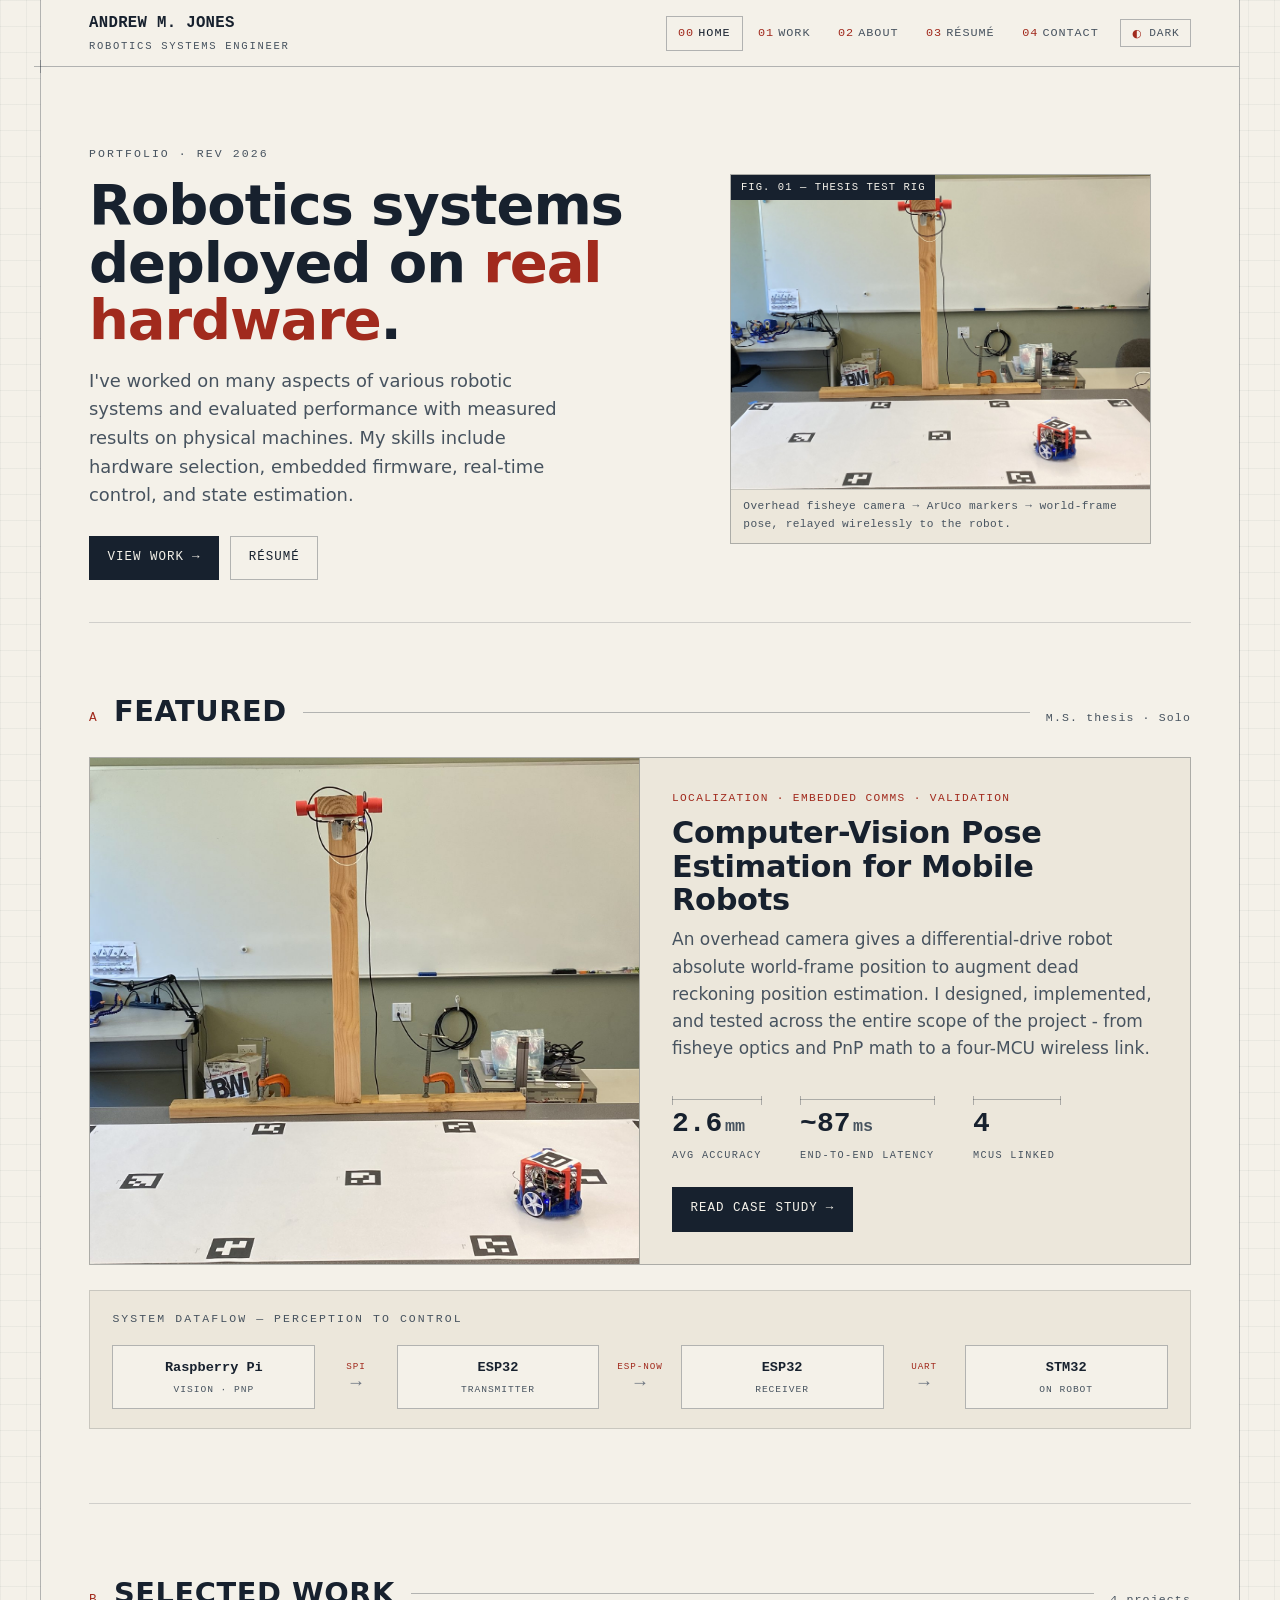
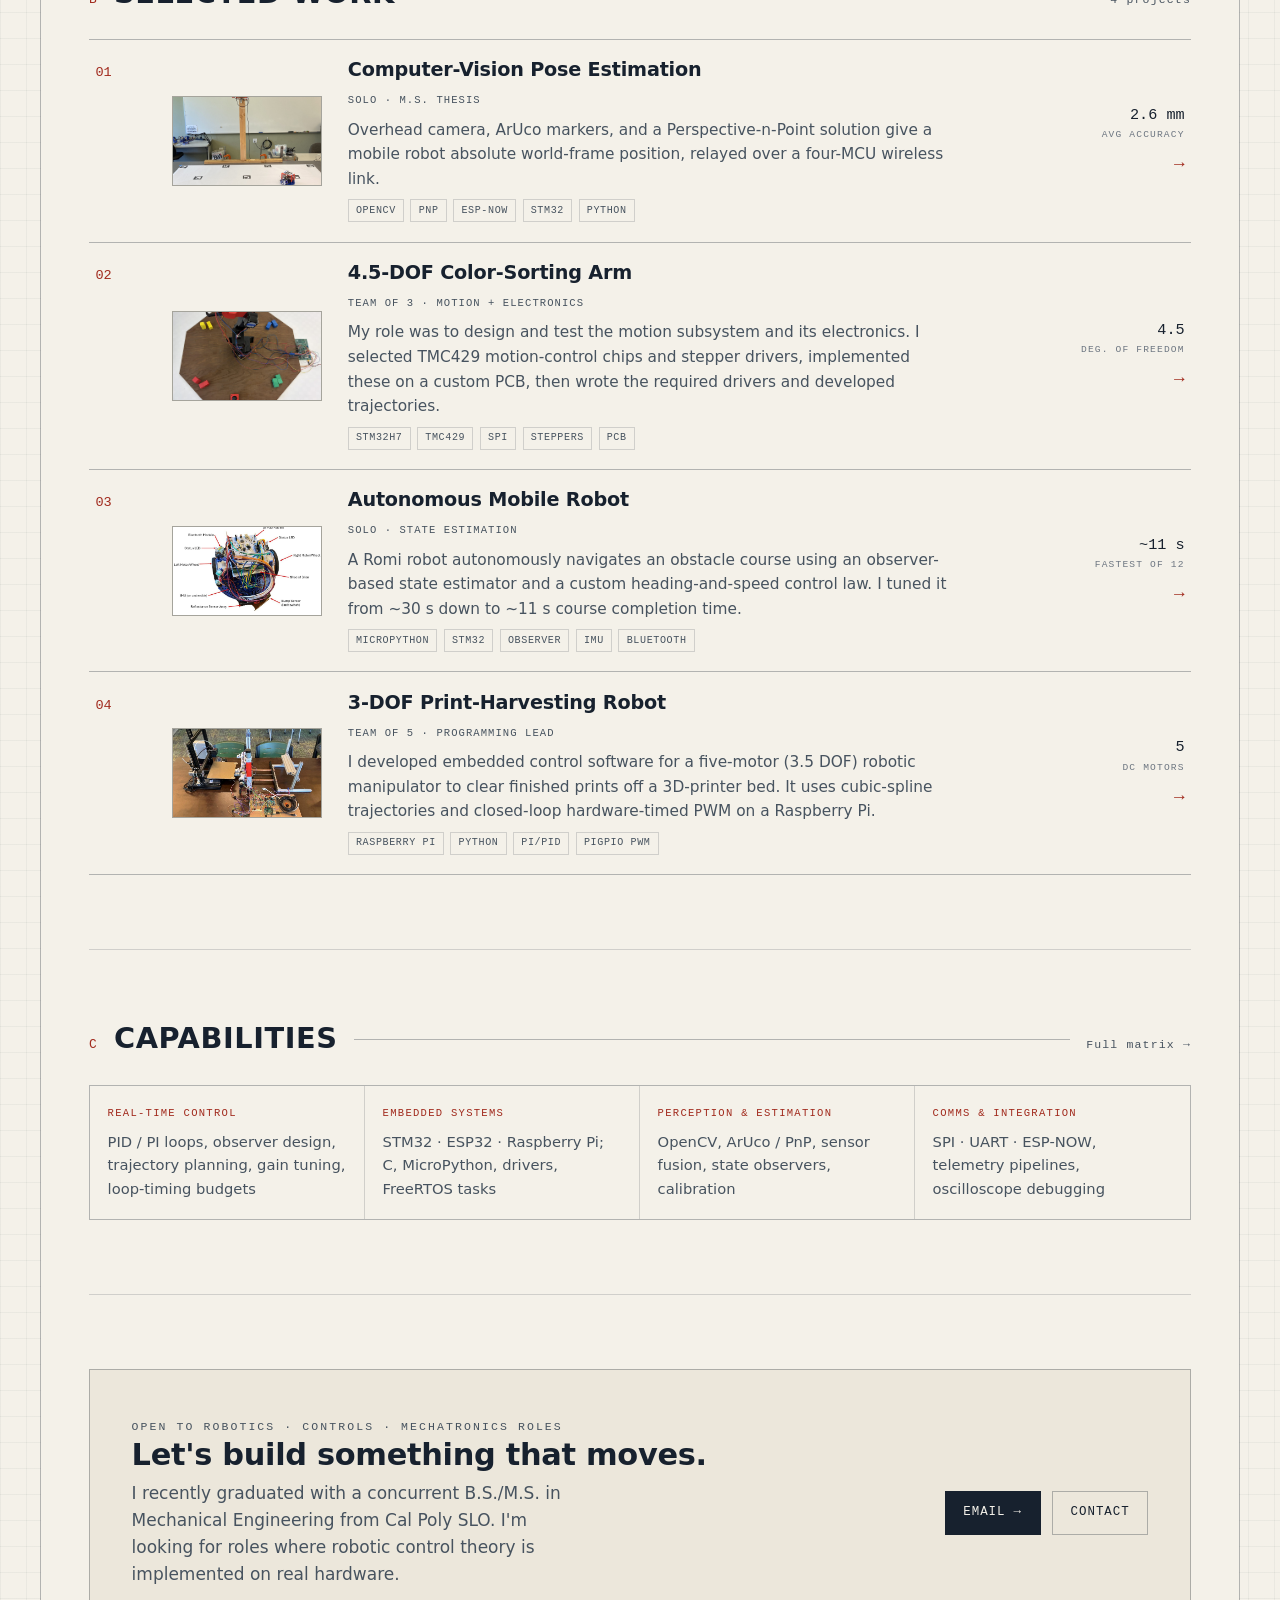
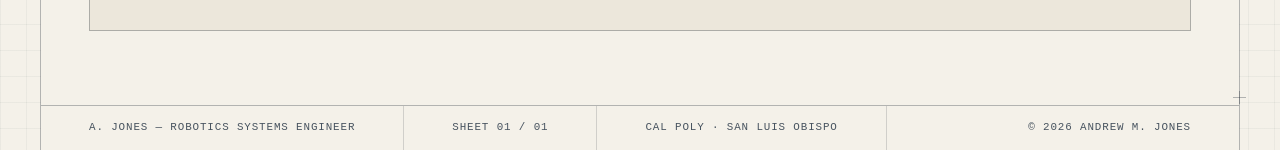
<file: index.html>
<!doctype html>
<html lang="en">
<head>
  <meta charset="utf-8" />
  <meta name="viewport" content="width=device-width, initial-scale=1" />
  <title>Andrew M. Jones — Robotics Systems Engineer</title>
  <meta name="description" content="Andrew M. Jones is a robotics systems engineer working across embedded firmware, real-time control, state estimation, and sensing-to-actuation integration — validated on real hardware." />
  <link rel="icon" href="favicon.svg" type="image/svg+xml" />
  <link rel="apple-touch-icon" href="apple-touch-icon.png" />
  <link rel="stylesheet" href="assets/css/site.css" />
  <script>
    /* set theme before paint to avoid a flash */
    (function () {
      try {
        var t = localStorage.getItem("theme");
        if (t === "dark" || t === "light") document.documentElement.setAttribute("data-theme", t);
      } catch (e) {}
    })();
  </script>
  <script defer src="assets/js/site.js"></script>
</head>
<body>
  <a class="skip-link" href="#main">Skip to content</a>

  <div class="sheet">
    <header class="titleblock">
      <div class="tb-id">
        <span class="tb-name">Andrew M. Jones</span>
        <span class="tb-role">Robotics Systems Engineer</span>
      </div>
      <nav class="tb-nav" aria-label="Primary">
        <a href="index.html" aria-current="page"><span class="n">00</span>Home</a>
        <a href="#work"><span class="n">01</span>Work</a>
        <a href="about.html"><span class="n">02</span>About</a>
        <a href="resume.html"><span class="n">03</span>Résumé</a>
        <a href="contact.html"><span class="n">04</span>Contact</a>
        <button class="tt" type="button" data-theme-toggle aria-pressed="false" title="Toggle light / dark">
          <span class="tt-ico" aria-hidden="true">◐</span><span class="tt-label">Dark</span>
        </button>
      </nav>
    </header>

    <main id="main" class="wrap">

      <!-- ===== HERO ===== -->
      <section class="hero" aria-labelledby="hero-h">
        <div class="hero-grid">
          <div class="hero-copy">
            <span class="eyebrow">Portfolio · Rev 2026</span>
            <h1 id="hero-h">Robotics systems deployed on <span class="u">real hardware</span>.</h1>
            <p class="lede">
              I've worked on many aspects of various robotic systems and evaluated performance with measured results on physical machines. My skills include hardware selection, embedded firmware, real-time control, and state estimation.
            </p>
            <div class="cta-row">
              <a class="btn primary" href="#work">View work <span class="arw" aria-hidden="true">→</span></a>
              <a class="btn" href="resume.html">Résumé</a>
            </div>
          </div>
          <figure class="figure">
            <span class="figtag">Fig. 01 — Thesis test rig</span>
            <img src="assets/img/pose-estimation/rig-hero.jpg" width="1800" height="1350"
                 alt="Overhead camera on a wooden stand looking down at a marker-covered track, with a Romi robot carrying an ArUco marker cube." />
            <figcaption>Overhead fisheye camera → ArUco markers → world-frame pose, relayed wirelessly to the robot.</figcaption>
          </figure>
        </div>
      </section>

      <!-- ===== FEATURED ===== -->
      <section class="section" id="featured" aria-labelledby="feat-h">
        <div class="section-head">
          <span class="section-num">A</span>
          <h2 class="section-title" id="feat-h">Featured</h2>
          <span class="section-rule" aria-hidden="true"></span>
          <span class="section-meta">M.S. thesis · Solo</span>
        </div>

        <article class="feature">
          <div class="fig-side">
            <img src="assets/img/pose-estimation/rig-hero.jpg" width="1800" height="1350"
                 alt="The pose-estimation test rig: overhead camera stand, marker board, and Romi robot." />
          </div>
          <div class="body">
            <span class="role">Localization · Embedded comms · Validation</span>
            <h3>Computer-Vision Pose Estimation for Mobile Robots</h3>
            <p class="muted">
              An overhead camera gives a differential-drive robot absolute world-frame position to augment
              dead reckoning position estimation. I designed, implemented, and tested across the entire scope of the project - from fisheye optics and PnP math to a four-MCU wireless link.
            </p>
            <div class="metrics" aria-label="Key results">
              <div class="metric"><span class="val">2.6<span class="unit">mm</span></span><span class="lbl">Avg accuracy</span></div>
              <div class="metric"><span class="val">~87<span class="unit">ms</span></span><span class="lbl">End-to-end latency</span></div>
              <div class="metric"><span class="val">4</span><span class="lbl">MCUs linked</span></div>
            </div>
            <a class="btn primary" href="pose-estimation.html">Read case study <span class="arw" aria-hidden="true">→</span></a>
          </div>
        </article>

        <div class="dataflow">
          <span class="label">System dataflow — perception to control</span>
          <div class="chain" role="img" aria-label="Data path: Raspberry Pi to ESP32 transmitter over SPI; ESP32 transmitter to ESP32 receiver over ESP-NOW wireless; ESP32 receiver to STM32 over UART.">
            <div class="node"><span class="n-name">Raspberry Pi</span><span class="n-sub">Vision · PnP</span></div>
            <div class="link" aria-hidden="true"><span class="lk-proto">SPI</span><span class="lk-arw">→</span></div>
            <div class="node"><span class="n-name">ESP32</span><span class="n-sub">Transmitter</span></div>
            <div class="link" aria-hidden="true"><span class="lk-proto">ESP-NOW</span><span class="lk-arw">→</span></div>
            <div class="node"><span class="n-name">ESP32</span><span class="n-sub">Receiver</span></div>
            <div class="link" aria-hidden="true"><span class="lk-proto">UART</span><span class="lk-arw">→</span></div>
            <div class="node"><span class="n-name">STM32</span><span class="n-sub">On robot</span></div>
          </div>
        </div>
      </section>

      <!-- ===== SELECTED WORK ===== -->
      <section class="section" id="work" aria-labelledby="work-h">
        <div class="section-head">
          <span class="section-num">B</span>
          <h2 class="section-title" id="work-h">Selected work</h2>
          <span class="section-rule" aria-hidden="true"></span>
          <span class="section-meta">4 projects</span>
        </div>

        <div class="index-list">

          <a class="index-item" href="pose-estimation.html">
            <span class="idx">01</span>
            <span class="thumb"><img src="assets/img/pose-estimation/rig-hero.jpg" width="1800" height="1350" alt="" loading="lazy" /></span>
            <span class="meta">
              <h3>Computer-Vision Pose Estimation</h3>
              <span class="role">Solo · M.S. thesis</span>
              <p>Overhead camera, ArUco markers, and a Perspective-n-Point solution give a mobile robot absolute world-frame position, relayed over a four-MCU wireless link.</p>
              <span class="tags"><span>OpenCV</span><span>PnP</span><span>ESP-NOW</span><span>STM32</span><span>Python</span></span>
            </span>
            <span class="go">
              <span class="stat">2.6&nbsp;mm<small>Avg accuracy</small></span>
              <span class="arw" aria-hidden="true">→</span>
            </span>
          </a>

          <a class="index-item" href="robotic-arm.html">
            <span class="idx">02</span>
            <span class="thumb"><img src="assets/img/robotic-arm/arm-hero.jpg" width="1396" height="1106" alt="" loading="lazy" /></span>
            <span class="meta">
              <h3>4.5-DOF Color-Sorting Arm</h3>
              <span class="role">Team of 3 · Motion + electronics</span>
              <p>My role was to design and test the motion subsystem and its electronics. I selected TMC429 motion-control chips and stepper drivers, implemented these on a custom PCB, then wrote the required drivers and developed trajectories.</p>
              <span class="tags"><span>STM32H7</span><span>TMC429</span><span>SPI</span><span>Steppers</span><span>PCB</span></span>
            </span>
            <span class="go">
              <span class="stat">4.5<small>Deg. of freedom</small></span>
              <span class="arw" aria-hidden="true">→</span>
            </span>
          </a>

          <a class="index-item" href="autonomous-mobile-robot.html">
            <span class="idx">03</span>
            <span class="thumb"><img src="assets/img/autonomous-mobile-robot/romi-labeled.jpg" width="1074" height="720" alt="" loading="lazy" /></span>
            <span class="meta">
              <h3>Autonomous Mobile Robot</h3>
              <span class="role">Solo · State estimation</span>
              <p>A Romi robot autonomously navigates an obstacle course using an observer-based state estimator and a custom heading-and-speed control law. I tuned it from ~30&nbsp;s down to ~11&nbsp;s course completion time.</p>
              <span class="tags"><span>MicroPython</span><span>STM32</span><span>Observer</span><span>IMU</span><span>Bluetooth</span></span>
            </span>
            <span class="go">
              <span class="stat">~11&nbsp;s<small>Fastest of 12</small></span>
              <span class="arw" aria-hidden="true">→</span>
            </span>
          </a>

          <a class="index-item" href="harvester.html">
            <span class="idx">04</span>
            <span class="thumb"><img src="assets/img/harvester/harvester-system.jpg" width="1166" height="874" alt="" loading="lazy" /></span>
            <span class="meta">
              <h3>3-DOF Print-Harvesting Robot</h3>
              <span class="role">Team of 5 · Programming lead</span>
              <p>I developed embedded control software for a five-motor (3.5 DOF) robotic manipulator to clear finished prints off a 3D-printer bed. It uses cubic-spline trajectories and closed-loop hardware-timed PWM on a Raspberry Pi.</p>
              <span class="tags"><span>Raspberry Pi</span><span>Python</span><span>PI/PID</span><span>pigpio PWM</span></span>
            </span>
            <span class="go">
              <span class="stat">5<small>DC motors</small></span>
              <span class="arw" aria-hidden="true">→</span>
            </span>
          </a>

        </div>
      </section>

      <!-- ===== CAPABILITIES ===== -->
      <section class="section" id="capabilities" aria-labelledby="cap-h">
        <div class="section-head">
          <span class="section-num">C</span>
          <h2 class="section-title" id="cap-h">Capabilities</h2>
          <span class="section-rule" aria-hidden="true"></span>
          <a class="section-meta" href="about.html">Full matrix →</a>
        </div>
        <div class="caps">
          <div class="cap"><div class="k">Real-time control</div><div class="v">PID / PI loops, observer design, trajectory planning, gain tuning, loop-timing budgets</div></div>
          <div class="cap"><div class="k">Embedded systems</div><div class="v">STM32 · ESP32 · Raspberry Pi; C, MicroPython, drivers, FreeRTOS tasks</div></div>
          <div class="cap"><div class="k">Perception &amp; estimation</div><div class="v">OpenCV, ArUco / PnP, sensor fusion, state observers, calibration</div></div>
          <div class="cap"><div class="k">Comms &amp; integration</div><div class="v">SPI · UART · ESP-NOW, telemetry pipelines, oscilloscope debugging</div></div>
        </div>
      </section>

      <!-- ===== CONTACT BAND ===== -->
      <section class="section" id="contact" aria-labelledby="contact-h">
        <div class="band">
          <div>
            <span class="eyebrow">Open to robotics · controls · mechatronics roles</span>
            <h2 id="contact-h">Let's build something that moves.</h2>
            <p class="lede">I recently graduated with a concurrent B.S./M.S. in Mechanical Engineering from Cal Poly SLO. I'm looking for roles where robotic control theory is implemented on real hardware.</p>
          </div>
          <div class="cta-row">
            <a class="btn primary" href="mailto:andrewmj@outlook.com">Email <span class="arw" aria-hidden="true">→</span></a>
            <a class="btn" href="contact.html">Contact</a>
          </div>
        </div>
      </section>

    </main>

    <footer class="footer-tb">
      <span class="cell">A. Jones — Robotics Systems Engineer</span>
      <span class="cell">Sheet 01 / 01</span>
      <span class="cell">Cal Poly · San Luis Obispo</span>
      <span class="cell">© <span id="year"></span> Andrew M. Jones</span>
    </footer>
  </div>
</body>
</html>
</file>
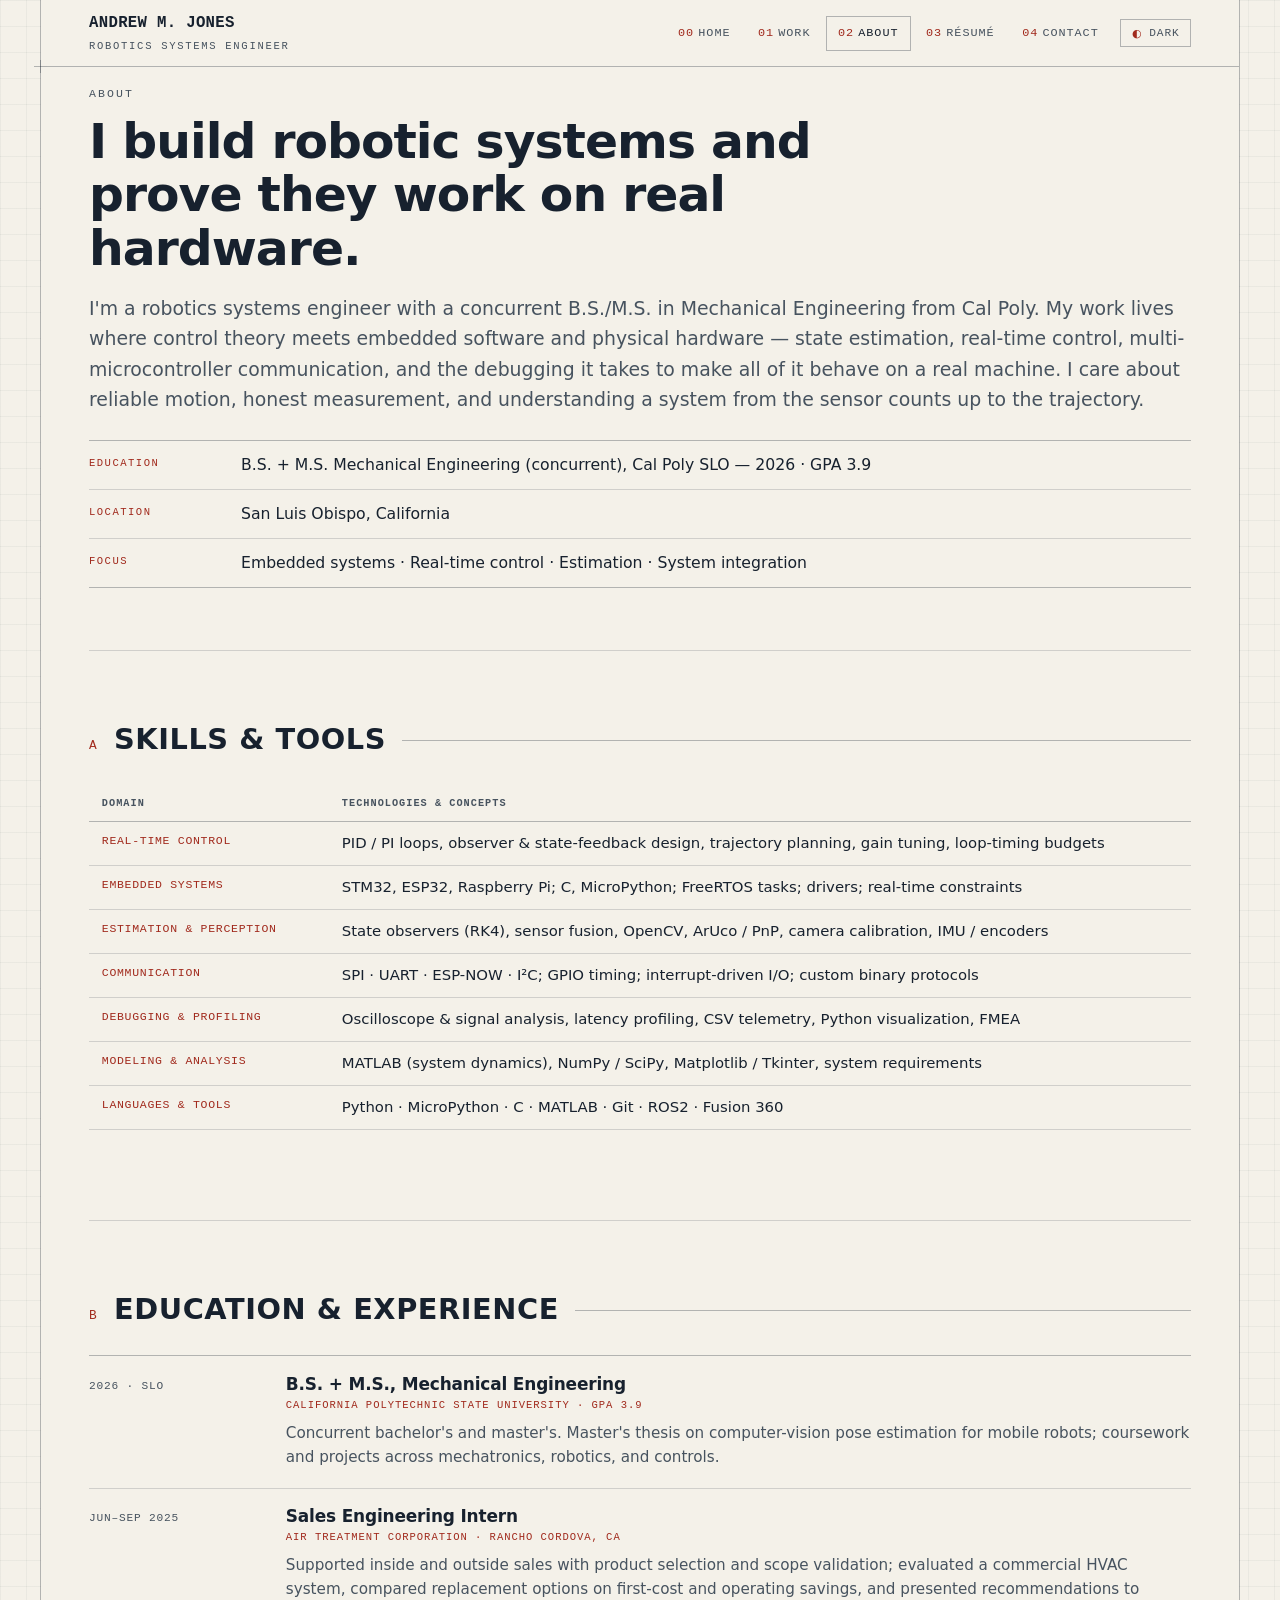
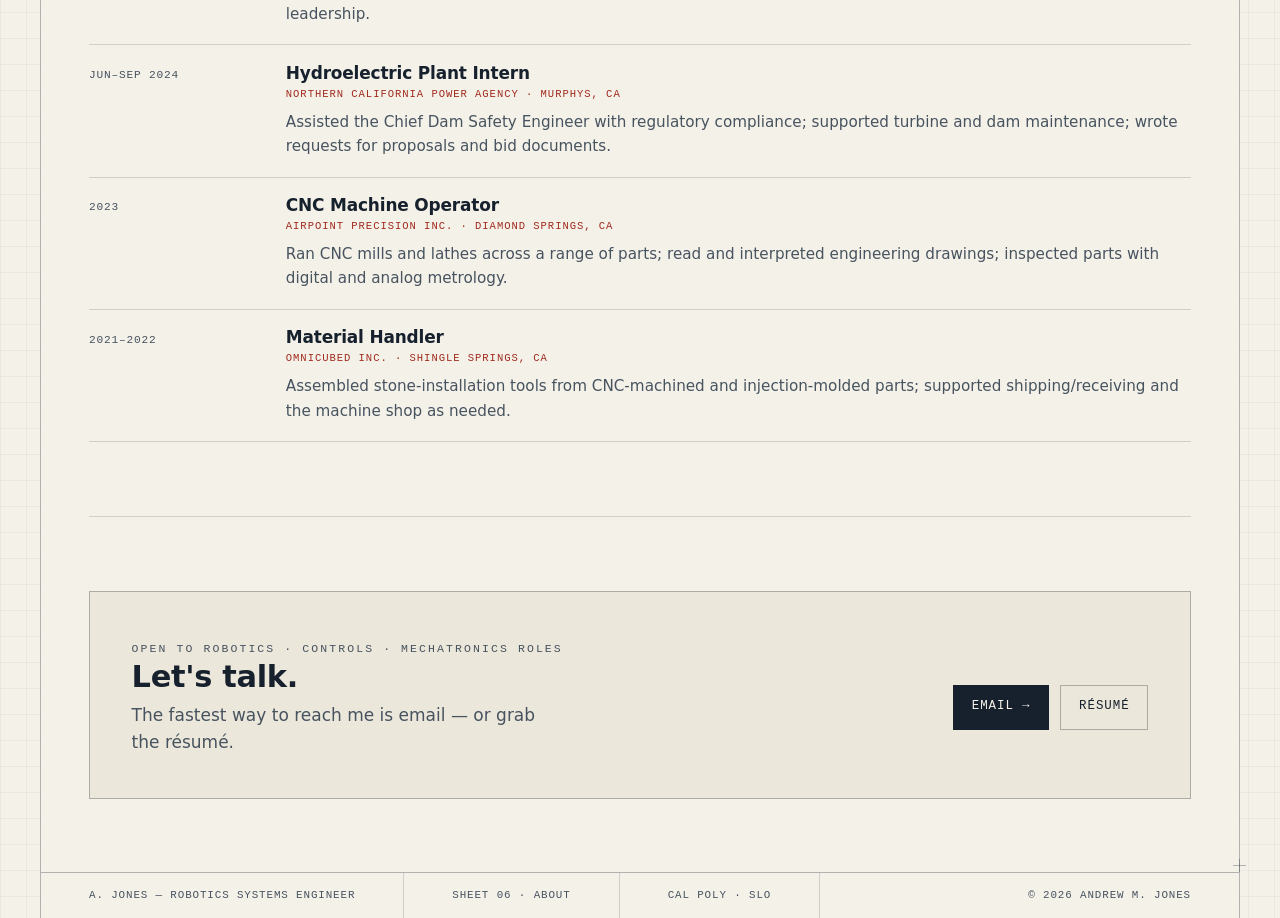
<file: about.html>
<!doctype html>
<html lang="en">
<head>
  <meta charset="utf-8" />
  <meta name="viewport" content="width=device-width, initial-scale=1" />
  <title>About — Andrew M. Jones</title>
  <meta name="description" content="Andrew M. Jones — a robotics systems engineer with a concurrent B.S./M.S. in Mechanical Engineering from Cal Poly. Skills across embedded systems, real-time control, estimation, and hardware/software integration." />
  <link rel="icon" href="favicon.svg" type="image/svg+xml" />
  <link rel="apple-touch-icon" href="apple-touch-icon.png" />
  <link rel="stylesheet" href="assets/css/site.css" />
  <script>
    (function () { try { var t = localStorage.getItem("theme"); if (t === "dark" || t === "light") document.documentElement.setAttribute("data-theme", t); } catch (e) {} })();
  </script>
  <script defer src="assets/js/site.js"></script>
</head>
<body>
  <a class="skip-link" href="#main">Skip to content</a>

  <div class="sheet">
    <header class="titleblock">
      <div class="tb-id">
        <a class="tb-name" href="index.html" style="text-decoration:none">Andrew M. Jones</a>
        <span class="tb-role">Robotics Systems Engineer</span>
      </div>
      <nav class="tb-nav" aria-label="Primary">
        <a href="index.html"><span class="n">00</span>Home</a>
        <a href="index.html#work"><span class="n">01</span>Work</a>
        <a href="about.html" aria-current="page"><span class="n">02</span>About</a>
        <a href="resume.html"><span class="n">03</span>Résumé</a>
        <a href="contact.html"><span class="n">04</span>Contact</a>
        <button class="tt" type="button" data-theme-toggle aria-pressed="false" title="Toggle light / dark">
          <span class="tt-ico" aria-hidden="true">◐</span><span class="tt-label">Dark</span>
        </button>
      </nav>
    </header>

    <main id="main" class="wrap">

      <!-- ===== INTRO ===== -->
      <section class="proj-hero">
        <span class="eyebrow">About</span>
        <h1>I build robotic systems and prove they work on real hardware.</h1>
        <p class="lede">
          I'm a robotics systems engineer with a concurrent B.S./M.S. in Mechanical Engineering from Cal Poly. My work
          lives where control theory meets embedded software and physical hardware — state estimation, real-time control,
          multi-microcontroller communication, and the debugging it takes to make all of it behave on a real machine. I care
          about reliable motion, honest measurement, and understanding a system from the sensor counts up to the trajectory.
        </p>
        <dl class="spec-block">
          <div class="row"><dt>Education</dt><dd>B.S. + M.S. Mechanical Engineering (concurrent), Cal Poly SLO — 2026 · GPA 3.9</dd></div>
          <div class="row"><dt>Location</dt><dd>San Luis Obispo, California</dd></div>
          <div class="row"><dt>Focus</dt><dd>Embedded systems · Real-time control · Estimation · System integration</dd></div>
        </dl>
      </section>

      <!-- ===== A · SKILLS MATRIX ===== -->
      <section class="section" aria-labelledby="a-h">
        <div class="section-head">
          <span class="section-num">A</span>
          <h2 class="section-title" id="a-h">Skills &amp; tools</h2>
          <span class="section-rule" aria-hidden="true"></span>
        </div>
        <table class="spec-table matrix">
          <thead><tr><th>Domain</th><th>Technologies &amp; concepts</th></tr></thead>
          <tbody>
            <tr><td>Real-time control</td><td>PID / PI loops, observer &amp; state-feedback design, trajectory planning, gain tuning, loop-timing budgets</td></tr>
            <tr><td>Embedded systems</td><td>STM32, ESP32, Raspberry Pi; C, MicroPython; FreeRTOS tasks; drivers; real-time constraints</td></tr>
            <tr><td>Estimation &amp; perception</td><td>State observers (RK4), sensor fusion, OpenCV, ArUco / PnP, camera calibration, IMU / encoders</td></tr>
            <tr><td>Communication</td><td>SPI · UART · ESP-NOW · I²C; GPIO timing; interrupt-driven I/O; custom binary protocols</td></tr>
            <tr><td>Debugging &amp; profiling</td><td>Oscilloscope &amp; signal analysis, latency profiling, CSV telemetry, Python visualization, FMEA</td></tr>
            <tr><td>Modeling &amp; analysis</td><td>MATLAB (system dynamics), NumPy / SciPy, Matplotlib / Tkinter, system requirements</td></tr>
            <tr><td>Languages &amp; tools</td><td>Python · MicroPython · C · MATLAB · Git · ROS2 · Fusion 360</td></tr>
          </tbody>
        </table>
      </section>

      <!-- ===== B · EXPERIENCE ===== -->
      <section class="section" aria-labelledby="b-h">
        <div class="section-head">
          <span class="section-num">B</span>
          <h2 class="section-title" id="b-h">Education &amp; experience</h2>
          <span class="section-rule" aria-hidden="true"></span>
        </div>
        <div class="timeline">
          <div class="item">
            <div class="when">2026 · SLO</div>
            <div class="what">
              <h3>B.S. + M.S., Mechanical Engineering</h3>
              <div class="org">California Polytechnic State University · GPA 3.9</div>
              <p>Concurrent bachelor's and master's. Master's thesis on computer-vision pose estimation for mobile robots; coursework and projects across mechatronics, robotics, and controls.</p>
            </div>
          </div>
          <div class="item">
            <div class="when">Jun–Sep 2025</div>
            <div class="what">
              <h3>Sales Engineering Intern</h3>
              <div class="org">Air Treatment Corporation · Rancho Cordova, CA</div>
              <p>Supported inside and outside sales with product selection and scope validation; evaluated a commercial HVAC system, compared replacement options on first-cost and operating savings, and presented recommendations to leadership.</p>
            </div>
          </div>
          <div class="item">
            <div class="when">Jun–Sep 2024</div>
            <div class="what">
              <h3>Hydroelectric Plant Intern</h3>
              <div class="org">Northern California Power Agency · Murphys, CA</div>
              <p>Assisted the Chief Dam Safety Engineer with regulatory compliance; supported turbine and dam maintenance; wrote requests for proposals and bid documents.</p>
            </div>
          </div>
          <div class="item">
            <div class="when">2023</div>
            <div class="what">
              <h3>CNC Machine Operator</h3>
              <div class="org">AirPoint Precision Inc. · Diamond Springs, CA</div>
              <p>Ran CNC mills and lathes across a range of parts; read and interpreted engineering drawings; inspected parts with digital and analog metrology.</p>
            </div>
          </div>
          <div class="item">
            <div class="when">2021–2022</div>
            <div class="what">
              <h3>Material Handler</h3>
              <div class="org">OmniCubed Inc. · Shingle Springs, CA</div>
              <p>Assembled stone-installation tools from CNC-machined and injection-molded parts; supported shipping/receiving and the machine shop as needed.</p>
            </div>
          </div>
        </div>
      </section>

      <!-- ===== CONTACT BAND ===== -->
      <section class="section" aria-labelledby="c-h">
        <div class="band">
          <div>
            <span class="eyebrow">Open to robotics · controls · mechatronics roles</span>
            <h2 id="c-h">Let's talk.</h2>
            <p class="lede">The fastest way to reach me is email — or grab the résumé.</p>
          </div>
          <div class="cta-row">
            <a class="btn primary" href="mailto:andrewmj@outlook.com">Email <span class="arw" aria-hidden="true">→</span></a>
            <a class="btn" href="resume.html">Résumé</a>
          </div>
        </div>
      </section>

    </main>

    <footer class="footer-tb">
      <span class="cell">A. Jones — Robotics Systems Engineer</span>
      <span class="cell">Sheet 06 · About</span>
      <span class="cell">Cal Poly · SLO</span>
      <span class="cell">© <span id="year"></span> Andrew M. Jones</span>
    </footer>
  </div>
</body>
</html>
</file>
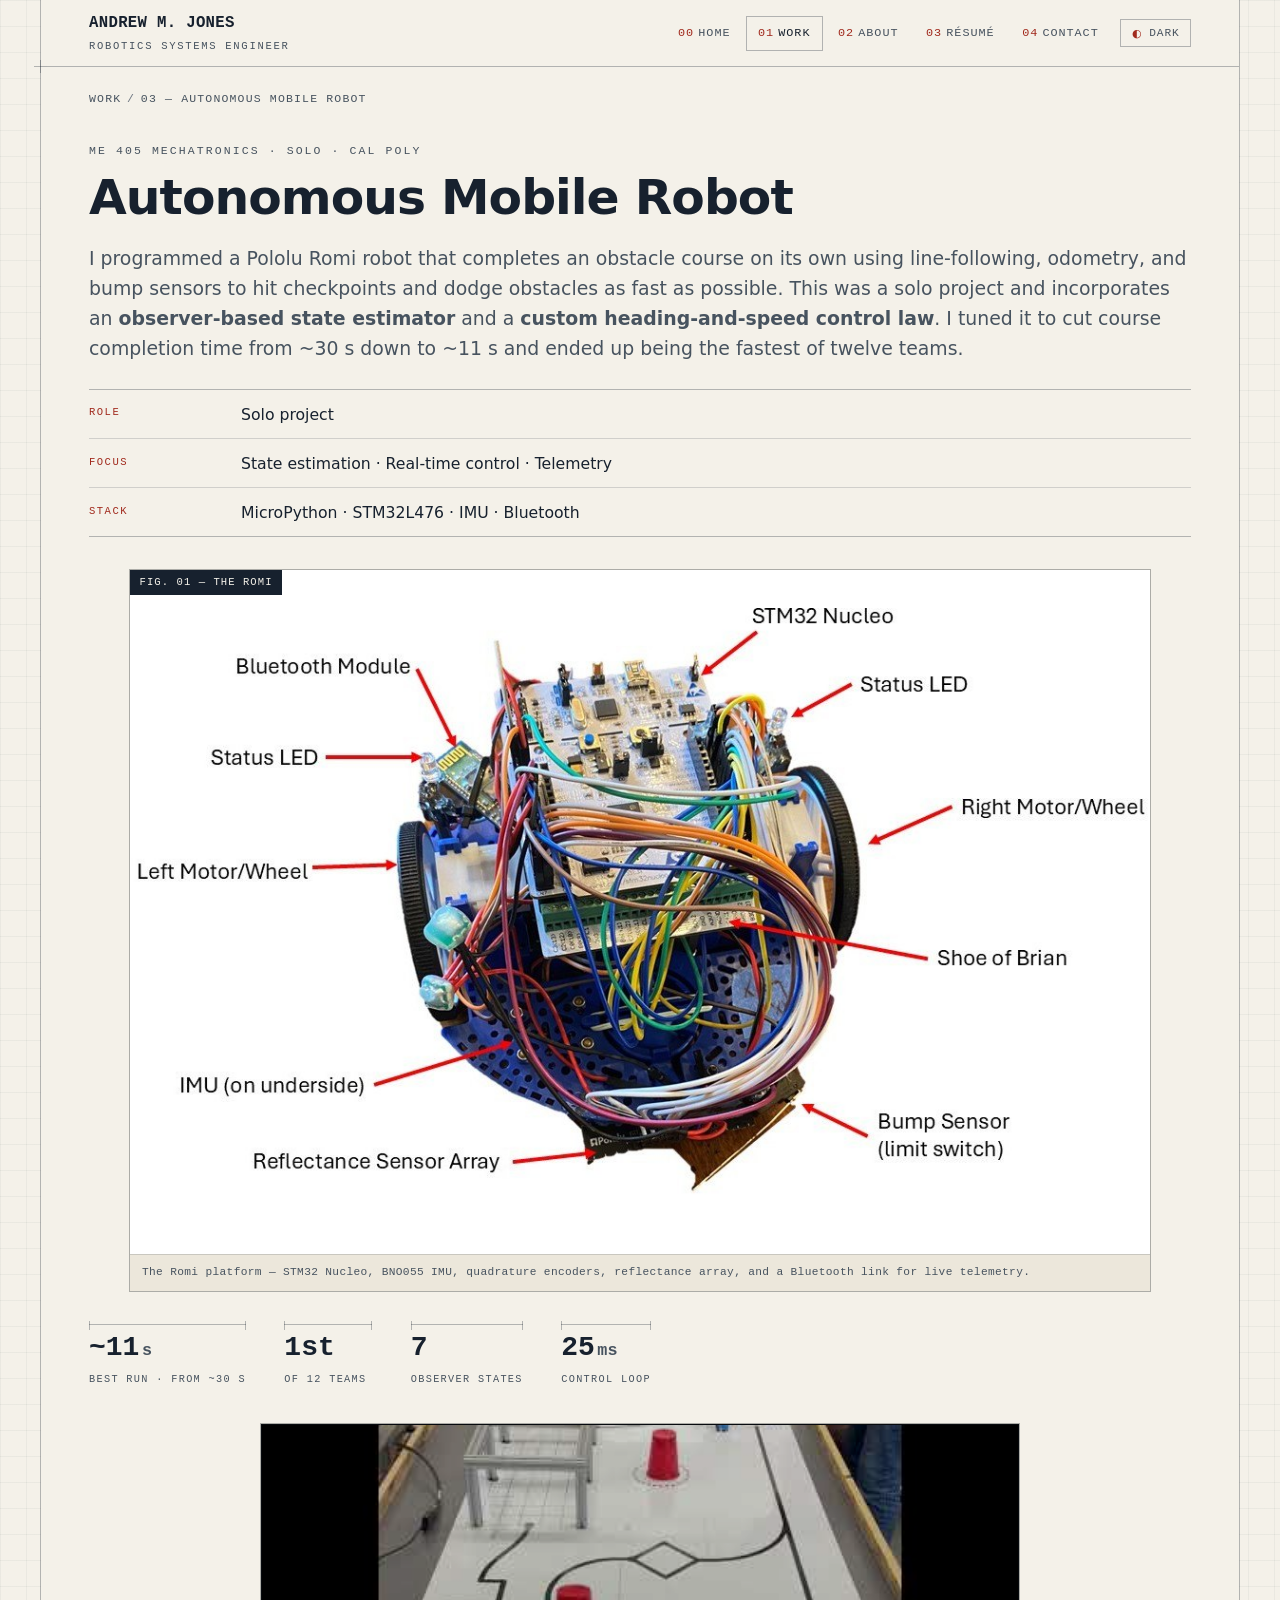
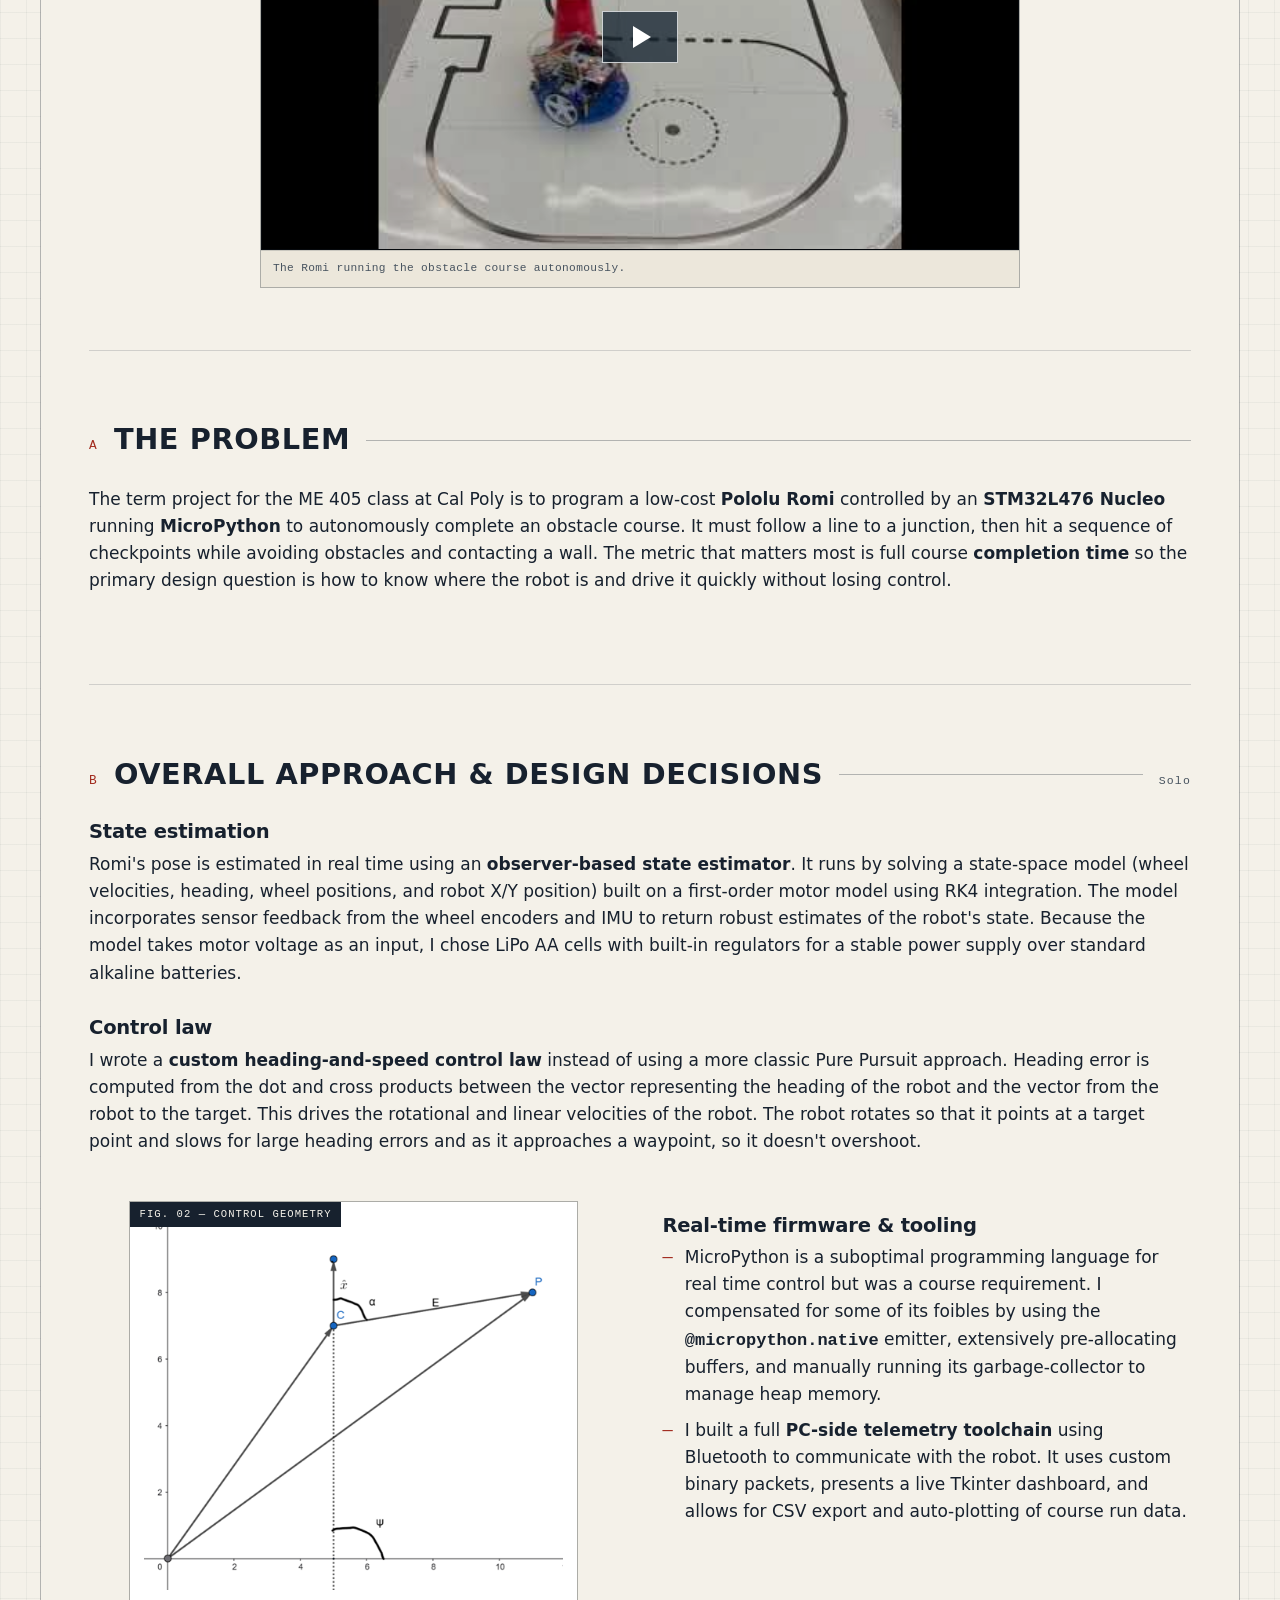
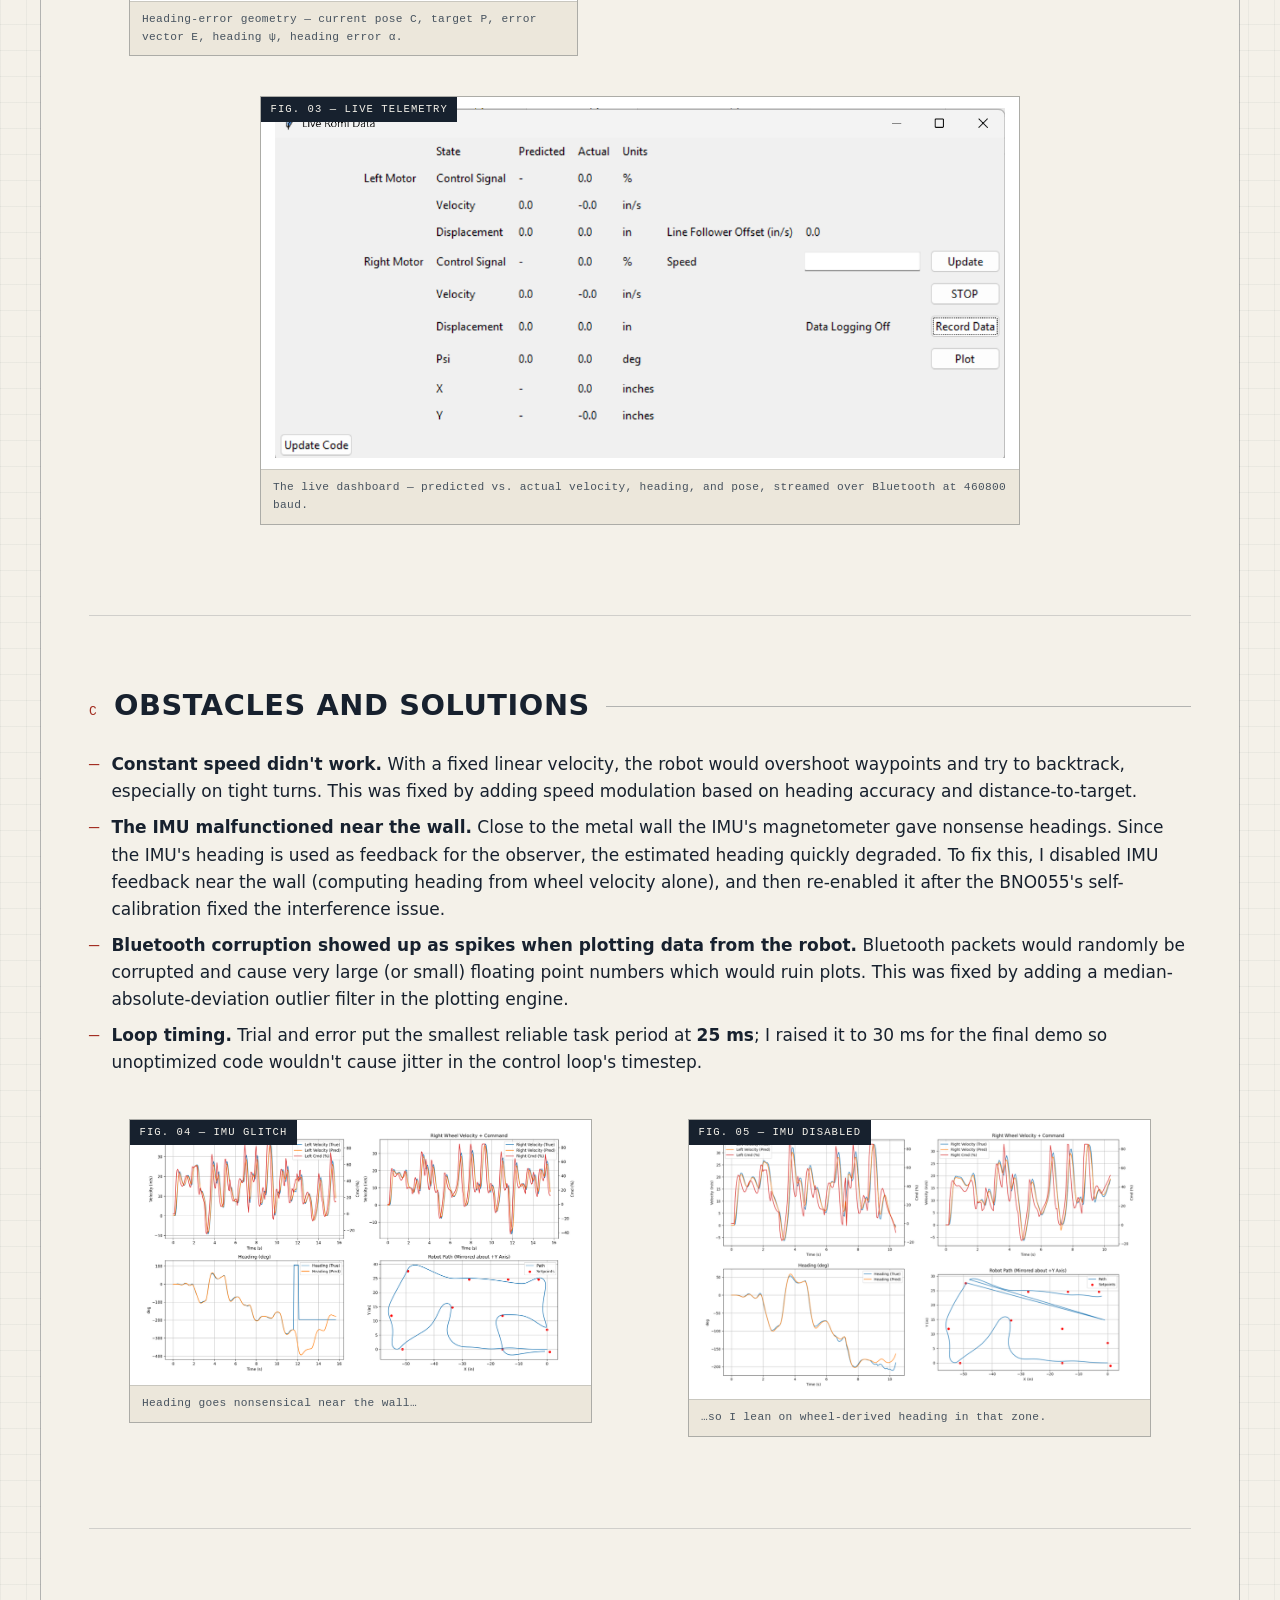
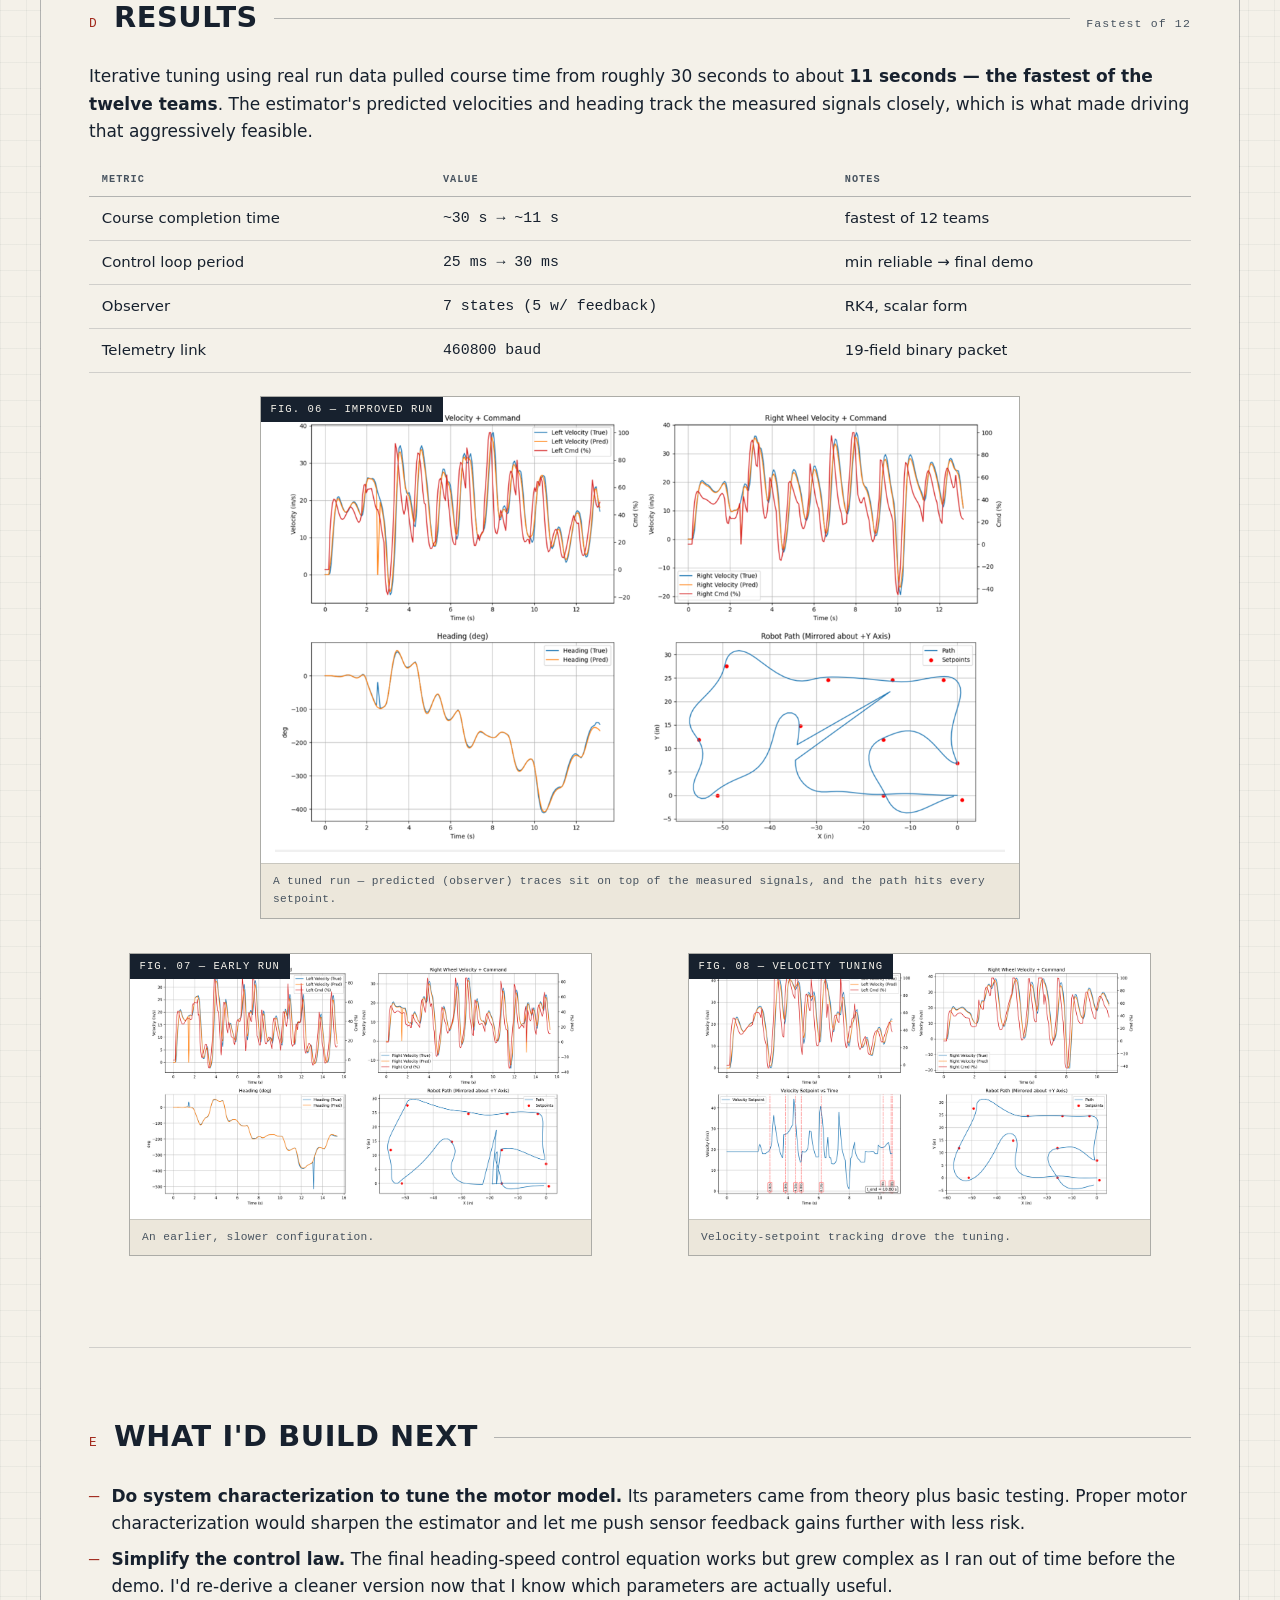
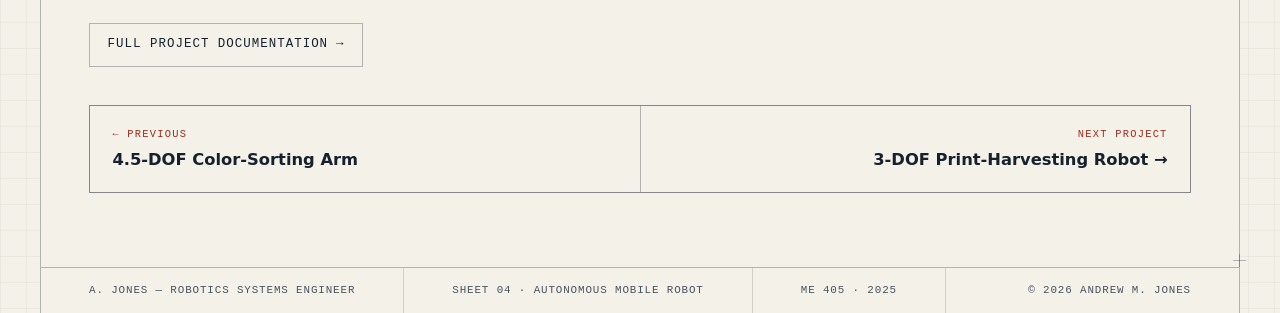
<file: autonomous-mobile-robot.html>
<!doctype html>
<html lang="en">
<head>
  <meta charset="utf-8" />
  <meta name="viewport" content="width=device-width, initial-scale=1" />
  <title>Autonomous Mobile Robot — Andrew M. Jones</title>
  <meta name="description" content="ME 405: a Pololu Romi robot that autonomously runs an obstacle course, built solo on an observer-based state estimator and a custom control law — tuned from ~30 s to ~11 s, fastest of 12 teams." />
  <link rel="icon" href="favicon.svg" type="image/svg+xml" />
  <link rel="apple-touch-icon" href="apple-touch-icon.png" />
  <link rel="stylesheet" href="assets/css/site.css" />
  <script>
    (function () { try { var t = localStorage.getItem("theme"); if (t === "dark" || t === "light") document.documentElement.setAttribute("data-theme", t); } catch (e) {} })();
  </script>
  <script defer src="assets/js/site.js"></script>
</head>
<body>
  <a class="skip-link" href="#main">Skip to content</a>

  <div class="sheet">
    <header class="titleblock">
      <div class="tb-id">
        <a class="tb-name" href="index.html" style="text-decoration:none">Andrew M. Jones</a>
        <span class="tb-role">Robotics Systems Engineer</span>
      </div>
      <nav class="tb-nav" aria-label="Primary">
        <a href="index.html"><span class="n">00</span>Home</a>
        <a href="index.html#work" aria-current="page"><span class="n">01</span>Work</a>
        <a href="about.html"><span class="n">02</span>About</a>
        <a href="resume.html"><span class="n">03</span>Résumé</a>
        <a href="contact.html"><span class="n">04</span>Contact</a>
        <button class="tt" type="button" data-theme-toggle aria-pressed="false" title="Toggle light / dark">
          <span class="tt-ico" aria-hidden="true">◐</span><span class="tt-label">Dark</span>
        </button>
      </nav>
    </header>

    <main id="main" class="wrap">

      <p class="breadcrumb"><a href="index.html#work">Work</a><span class="sep">/</span>03 — Autonomous Mobile Robot</p>

      <!-- ===== HERO ===== -->
      <section class="proj-hero">
        <span class="eyebrow">ME 405 Mechatronics · Solo · Cal Poly</span>
        <h1>Autonomous Mobile Robot</h1>
        <p class="lede">
          I programmed a Pololu Romi robot that completes an obstacle course on its own using line-following, odometry, and bump sensors to hit checkpoints and dodge obstacles as fast as possible. This was a solo project and incorporates an <strong>observer-based state estimator</strong> and a <strong>custom heading-and-speed control law</strong>. I tuned it to cut course completion time from ~30&nbsp;s down to ~11&nbsp;s and ended up being the
          fastest of twelve teams.
        </p>
        <dl class="spec-block">
          <div class="row"><dt>Role</dt><dd>Solo project</dd></div>
          <div class="row"><dt>Focus</dt><dd>State estimation · Real-time control · Telemetry</dd></div>
          <div class="row"><dt>Stack</dt><dd>MicroPython · STM32L476 · IMU · Bluetooth</dd></div>
        </dl>

        <figure class="figure proj-hero-fig" style="margin-top:2rem">
          <span class="figtag">Fig. 01 — The Romi</span>
          <img src="assets/img/autonomous-mobile-robot/romi-labeled.jpg" width="1074" height="720"
               alt="The assembled Romi robot with components labeled: STM32 Nucleo, Bluetooth module, status LEDs, left and right motor/wheel, IMU, reflectance sensor array, and bump sensor." />
          <figcaption>The Romi platform — STM32 Nucleo, BNO055 IMU, quadrature encoders, reflectance array, and a Bluetooth link for live telemetry.</figcaption>
        </figure>

        <div class="metrics" style="margin-top:2rem" aria-label="Headline results">
          <div class="metric"><span class="val">~11<span class="unit">s</span></span><span class="lbl">Best run · from ~30 s</span></div>
          <div class="metric"><span class="val">1st</span><span class="lbl">of 12 teams</span></div>
          <div class="metric"><span class="val">7</span><span class="lbl">Observer states</span></div>
          <div class="metric"><span class="val">25<span class="unit">ms</span></span><span class="lbl">Control loop</span></div>
        </div>

        <figure class="figure mid" style="margin-top:2.2rem">
          <span class="figtag">Demo — course run</span>
          <div class="video" data-yt="yyV9BpyjOOg" role="button" tabindex="0" aria-label="Play the autonomous course run video">
            <img src="assets/img/autonomous-mobile-robot/yt-yyV9BpyjOOg.jpg" width="480" height="360" loading="lazy" alt="Video thumbnail: the Romi robot running the course." />
            <span class="play" aria-hidden="true"></span>
          </div>
          <figcaption>The Romi running the obstacle course autonomously.</figcaption>
        </figure>
      </section>

      <!-- ===== A · PROBLEM ===== -->
      <section class="section" aria-labelledby="a-h">
        <div class="section-head">
          <span class="section-num">A</span>
          <h2 class="section-title" id="a-h">The problem</h2>
          <span class="section-rule" aria-hidden="true"></span>
        </div>
        <div class="prose">
          <p>
            The term project for the ME 405 class at Cal Poly is to program a low-cost <strong>Pololu Romi</strong> controlled by an <strong>STM32L476 Nucleo</strong> running <strong>MicroPython</strong>
            to autonomously complete an obstacle course. It must follow a line to a junction, then hit a sequence of checkpoints while avoiding obstacles and contacting a
            wall. The metric that matters most is full course <strong>completion time</strong> so the primary design question is how to
            know where the robot is and drive it quickly without losing control.
          </p>
        </div>
      </section>

      <!-- ===== B · ROLE & DECISIONS ===== -->
      <section class="section" aria-labelledby="b-h">
        <div class="section-head">
          <span class="section-num">B</span>
          <h2 class="section-title" id="b-h">Overall approach &amp; design decisions</h2>
          <span class="section-rule" aria-hidden="true"></span>
          <span class="section-meta">Solo</span>
        </div>
        <div class="prose">
          <h3>State estimation</h3>
          <p>
            Romi's pose is estimated in real time using an <strong>observer-based state estimator</strong>. It runs by solving a state-space model (wheel velocities, heading,
            wheel positions, and robot X/Y position) built on a first-order motor model using RK4
            integration. The model incorporates sensor feedback from the wheel encoders and IMU to return robust estimates of the robot's state. Because the model takes motor voltage as an input, I chose LiPo AA cells with built-in regulators for a
            stable power supply over standard alkaline batteries.
          </p>
          <h3>Control law</h3>
          <p>
            I wrote a <strong>custom heading-and-speed control law</strong> instead of using a more classic Pure Pursuit approach.
            Heading error is computed from the dot and cross products between the vector representing the heading of the robot and the vector from the robot
            to the target. This drives the rotational and linear velocities of the robot. The robot rotates so that it points at a target point and slows for large heading errors and as it approaches a waypoint, so it doesn't overshoot.
          </p>
        </div>

        <div class="split" style="margin-top:1.8rem">
          <figure class="figure">
            <span class="figtag">Fig. 02 — Control geometry</span>
            <div class="plot-canvas"><img src="assets/diagrams/autonomous-mobile-robot/drive-geometry.png" width="535" height="480" loading="lazy"
                 alt="Vector diagram of the heading-error geometry: current pose C, target point P, error vector E, heading psi, and heading-error angle alpha." /></div>
            <figcaption>Heading-error geometry — current pose C, target P, error vector E, heading ψ, heading error α.</figcaption>
          </figure>
          <div class="prose">
            <h3>Real-time firmware &amp; tooling</h3>
            <ul>
              <li>MicroPython is a suboptimal programming language for real time control but was a course requirement. I compensated for some of its foibles by using the <strong><code>@micropython.native</code></strong> emitter, extensively pre-allocating buffers, and manually running its garbage-collector to manage heap memory.</li>
              <li>I built a full <strong>PC-side telemetry toolchain</strong> using Bluetooth to communicate with the robot. It uses custom binary packets, presents a live Tkinter dashboard, and allows for CSV export and auto-plotting of course run data.</li>
            </ul>
          </div>
        </div>

        <figure class="figure mid" style="margin-top:1.4rem">
          <span class="figtag">Fig. 03 — Live telemetry</span>
          <div class="plot-canvas"><img src="assets/img/autonomous-mobile-robot/telemetry-gui.png" width="1183" height="567" loading="lazy"
               alt="Screenshot of the live Romi data GUI showing predicted versus actual wheel velocities, heading, and pose during a run." /></div>
          <figcaption>The live dashboard — predicted vs. actual velocity, heading, and pose, streamed over Bluetooth at 460800 baud.</figcaption>
        </figure>
      </section>

      <!-- ===== C · ITERATION ===== -->
      <section class="section" aria-labelledby="c-h">
        <div class="section-head">
          <span class="section-num">C</span>
          <h2 class="section-title" id="c-h">Obstacles and solutions</h2>
          <span class="section-rule" aria-hidden="true"></span>
        </div>
        <div class="prose">
          <ul>
            <li><strong>Constant speed didn't work.</strong> With a fixed linear velocity, the robot would overshoot waypoints and try to backtrack, especially on tight turns. This was fixed by adding speed modulation based on heading accuracy and distance-to-target.</li>
            <li><strong>The IMU malfunctioned near the wall.</strong> Close to the metal wall the IMU's magnetometer gave nonsense headings. Since the IMU's heading is used as feedback for the observer, the estimated heading quickly degraded. To fix this, I disabled IMU feedback near the wall (computing heading from wheel velocity alone), and then re-enabled it after the BNO055's self-calibration fixed the interference issue.</li>
            <li><strong>Bluetooth corruption showed up as spikes when plotting data from the robot.</strong> Bluetooth packets would randomly be corrupted and cause very large (or small) floating point numbers which would ruin plots. This was fixed by adding a median-absolute-deviation outlier filter in the plotting engine.</li>
            <li><strong>Loop timing.</strong> Trial and error put the smallest reliable task period at <strong>25&nbsp;ms</strong>; I raised it to 30&nbsp;ms for the final demo so unoptimized code wouldn't cause jitter in the control loop's timestep.</li>
          </ul>
        </div>

        <div class="figrow" style="margin-top:1.6rem">
          <figure class="figure">
            <span class="figtag">Fig. 04 — IMU glitch</span>
            <div class="plot-canvas"><img src="assets/img/autonomous-mobile-robot/imu-badheading.png" width="1000" height="559" loading="lazy"
                 alt="Plot of a corrupted heading estimate spiking to nonsensical values as the robot passes near the wall." /></div>
            <figcaption>Heading goes nonsensical near the wall…</figcaption>
          </figure>
          <figure class="figure">
            <span class="figtag">Fig. 05 — IMU disabled</span>
            <div class="plot-canvas"><img src="assets/img/autonomous-mobile-robot/imu-off.png" width="1000" height="592" loading="lazy"
                 alt="Plot showing the observer heading behaving when IMU feedback is disabled in the wall zone." /></div>
            <figcaption>…so I lean on wheel-derived heading in that zone.</figcaption>
          </figure>
        </div>
      </section>

      <!-- ===== D · RESULTS ===== -->
      <section class="section" aria-labelledby="d-h">
        <div class="section-head">
          <span class="section-num">D</span>
          <h2 class="section-title" id="d-h">Results</h2>
          <span class="section-rule" aria-hidden="true"></span>
          <span class="section-meta">Fastest of 12</span>
        </div>
        <div class="prose">
          <p>
            Iterative tuning using real run data pulled course time from roughly 30&nbsp;seconds to about
            <strong>11&nbsp;seconds — the fastest of the twelve teams</strong>. The estimator's predicted velocities and
            heading track the measured signals closely, which is what made driving that aggressively feasible.
          </p>
        </div>

        <table class="spec-table">
          <thead><tr><th>Metric</th><th>Value</th><th>Notes</th></tr></thead>
          <tbody>
            <tr><td>Course completion time</td><td class="num">~30 s → ~11 s</td><td>fastest of 12 teams</td></tr>
            <tr><td>Control loop period</td><td class="num">25 ms → 30 ms</td><td>min reliable → final demo</td></tr>
            <tr><td>Observer</td><td class="num">7 states (5 w/ feedback)</td><td>RK4, scalar form</td></tr>
            <tr><td>Telemetry link</td><td class="num">460800 baud</td><td>19-field binary packet</td></tr>
          </tbody>
        </table>

        <figure class="figure mid" style="margin-top:1.4rem">
          <span class="figtag">Fig. 06 — Improved run</span>
          <div class="plot-canvas"><img src="assets/img/autonomous-mobile-robot/course-run2.png" width="1071" height="651" loading="lazy"
               alt="Four-panel run analysis: left and right wheel velocity with true, predicted, and command traces overlapping closely; heading true vs predicted; and the robot's path through the course with setpoints marked." /></div>
          <figcaption>A tuned run — predicted (observer) traces sit on top of the measured signals, and the path hits every setpoint.</figcaption>
        </figure>

        <div class="figrow" style="margin-top:1rem">
          <figure class="figure">
            <span class="figtag">Fig. 07 — Early run</span>
            <div class="plot-canvas"><img src="assets/img/autonomous-mobile-robot/course-run1.png" width="1200" height="671" loading="lazy"
                 alt="Run analysis from an earlier, slower configuration for comparison." /></div>
            <figcaption>An earlier, slower configuration.</figcaption>
          </figure>
          <figure class="figure">
            <span class="figtag">Fig. 08 — Velocity tuning</span>
            <div class="plot-canvas"><img src="assets/img/autonomous-mobile-robot/velocity-tuning.png" width="1200" height="671" loading="lazy"
                 alt="Velocity setpoint tracking used to find areas for improvement during tuning." /></div>
            <figcaption>Velocity-setpoint tracking drove the tuning.</figcaption>
          </figure>
        </div>

      </section>

      <!-- ===== E · NEXT ===== -->
      <section class="section" aria-labelledby="e-h">
        <div class="section-head">
          <span class="section-num">E</span>
          <h2 class="section-title" id="e-h">What I'd build next</h2>
          <span class="section-rule" aria-hidden="true"></span>
        </div>
        <div class="prose">
          <ul>
            <li><strong>Do system characterization to tune the motor model.</strong> Its parameters came from theory plus basic testing. Proper motor characterization would sharpen the estimator and let me push sensor feedback gains further with less risk.</li>
            <li><strong>Simplify the control law.</strong> The final heading-speed control equation works but grew complex as I ran out of time before the demo. I'd re-derive a cleaner version now that I know which parameters are actually useful.</li>
          </ul>
          <p style="margin-top:1.4rem">
            <a class="btn" href="https://term-project-me-405.readthedocs.io/en/latest/index.html" target="_blank" rel="noopener noreferrer">Full project documentation <span class="arw" aria-hidden="true">→</span></a>
          </p>
        </div>

        <nav class="proj-nav" aria-label="More projects">
          <a href="robotic-arm.html"><span class="dir">← Previous</span><span class="t">4.5-DOF Color-Sorting Arm</span></a>
          <a class="next" href="harvester.html"><span class="dir">Next project</span><span class="t">3-DOF Print-Harvesting Robot →</span></a>
        </nav>
      </section>

    </main>

    <footer class="footer-tb">
      <span class="cell">A. Jones — Robotics Systems Engineer</span>
      <span class="cell">Sheet 04 · Autonomous Mobile Robot</span>
      <span class="cell">ME 405 · 2025</span>
      <span class="cell">© <span id="year"></span> Andrew M. Jones</span>
    </footer>
  </div>
</body>
</html>
</file>
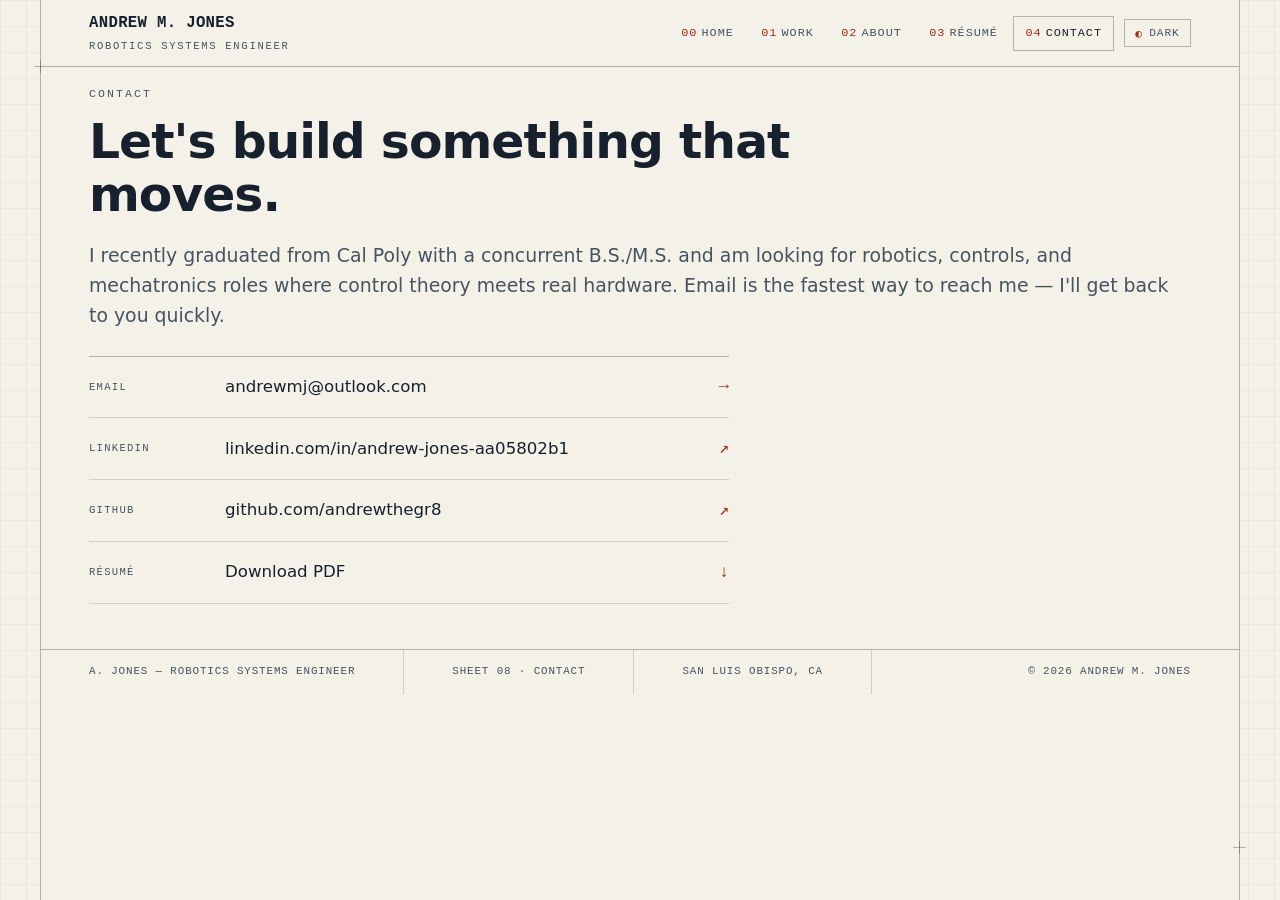
<file: contact.html>
<!doctype html>
<html lang="en">
<head>
  <meta charset="utf-8" />
  <meta name="viewport" content="width=device-width, initial-scale=1" />
  <title>Contact — Andrew M. Jones</title>
  <meta name="description" content="Get in touch with Andrew M. Jones — robotics systems engineer. Email, LinkedIn, and GitHub." />
  <link rel="icon" href="favicon.svg" type="image/svg+xml" />
  <link rel="apple-touch-icon" href="apple-touch-icon.png" />
  <link rel="stylesheet" href="assets/css/site.css" />
  <script>
    (function () { try { var t = localStorage.getItem("theme"); if (t === "dark" || t === "light") document.documentElement.setAttribute("data-theme", t); } catch (e) {} })();
  </script>
  <script defer src="assets/js/site.js"></script>
</head>
<body>
  <a class="skip-link" href="#main">Skip to content</a>

  <div class="sheet">
    <header class="titleblock">
      <div class="tb-id">
        <a class="tb-name" href="index.html" style="text-decoration:none">Andrew M. Jones</a>
        <span class="tb-role">Robotics Systems Engineer</span>
      </div>
      <nav class="tb-nav" aria-label="Primary">
        <a href="index.html"><span class="n">00</span>Home</a>
        <a href="index.html#work"><span class="n">01</span>Work</a>
        <a href="about.html"><span class="n">02</span>About</a>
        <a href="resume.html"><span class="n">03</span>Résumé</a>
        <a href="contact.html" aria-current="page"><span class="n">04</span>Contact</a>
        <button class="tt" type="button" data-theme-toggle aria-pressed="false" title="Toggle light / dark">
          <span class="tt-ico" aria-hidden="true">◐</span><span class="tt-label">Dark</span>
        </button>
      </nav>
    </header>

    <main id="main" class="wrap">

      <section class="proj-hero">
        <span class="eyebrow">Contact</span>
        <h1>Let's build something that moves.</h1>
        <p class="lede">
          I recently graduated from Cal Poly with a concurrent B.S./M.S. and am looking for robotics, controls, and
          mechatronics roles where control theory meets real hardware. Email is the fastest way to reach me — I'll get
          back to you quickly.
        </p>

        <div class="contact-list">
          <a class="row" href="mailto:andrewmj@outlook.com">
            <span class="k">Email</span><span class="v">andrewmj@outlook.com</span><span class="arw" aria-hidden="true">→</span>
          </a>
          <a class="row" href="https://www.linkedin.com/in/andrew-jones-aa05802b1/" target="_blank" rel="noopener noreferrer">
            <span class="k">LinkedIn</span><span class="v">linkedin.com/in/andrew-jones-aa05802b1</span><span class="arw" aria-hidden="true">↗</span>
          </a>
          <a class="row" href="https://github.com/andrewthegr8" target="_blank" rel="noopener noreferrer">
            <span class="k">GitHub</span><span class="v">github.com/andrewthegr8</span><span class="arw" aria-hidden="true">↗</span>
          </a>
          <a class="row" href="assets/docs/andrew-jones-resume.pdf">
            <span class="k">Résumé</span><span class="v">Download PDF</span><span class="arw" aria-hidden="true">↓</span>
          </a>
        </div>
      </section>

    </main>

    <footer class="footer-tb">
      <span class="cell">A. Jones — Robotics Systems Engineer</span>
      <span class="cell">Sheet 08 · Contact</span>
      <span class="cell">San Luis Obispo, CA</span>
      <span class="cell">© <span id="year"></span> Andrew M. Jones</span>
    </footer>
  </div>
</body>
</html>
</file>
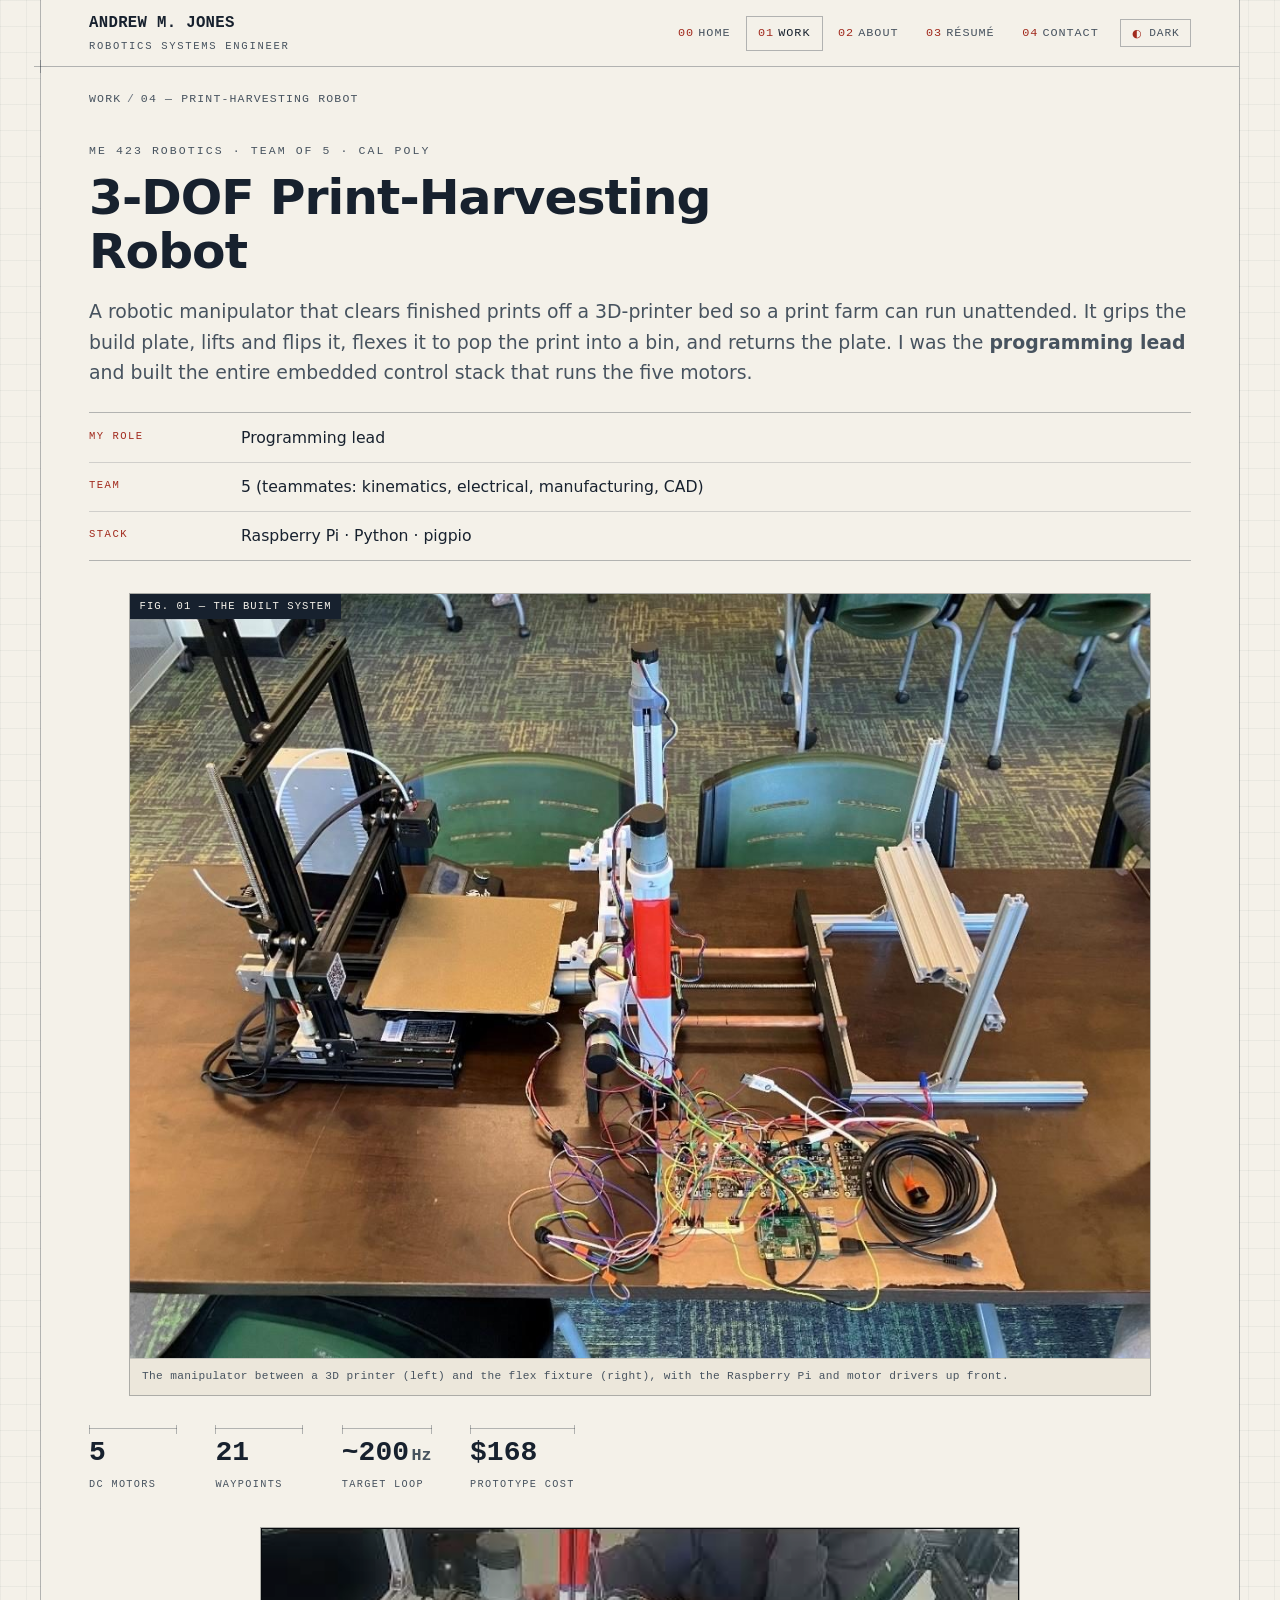
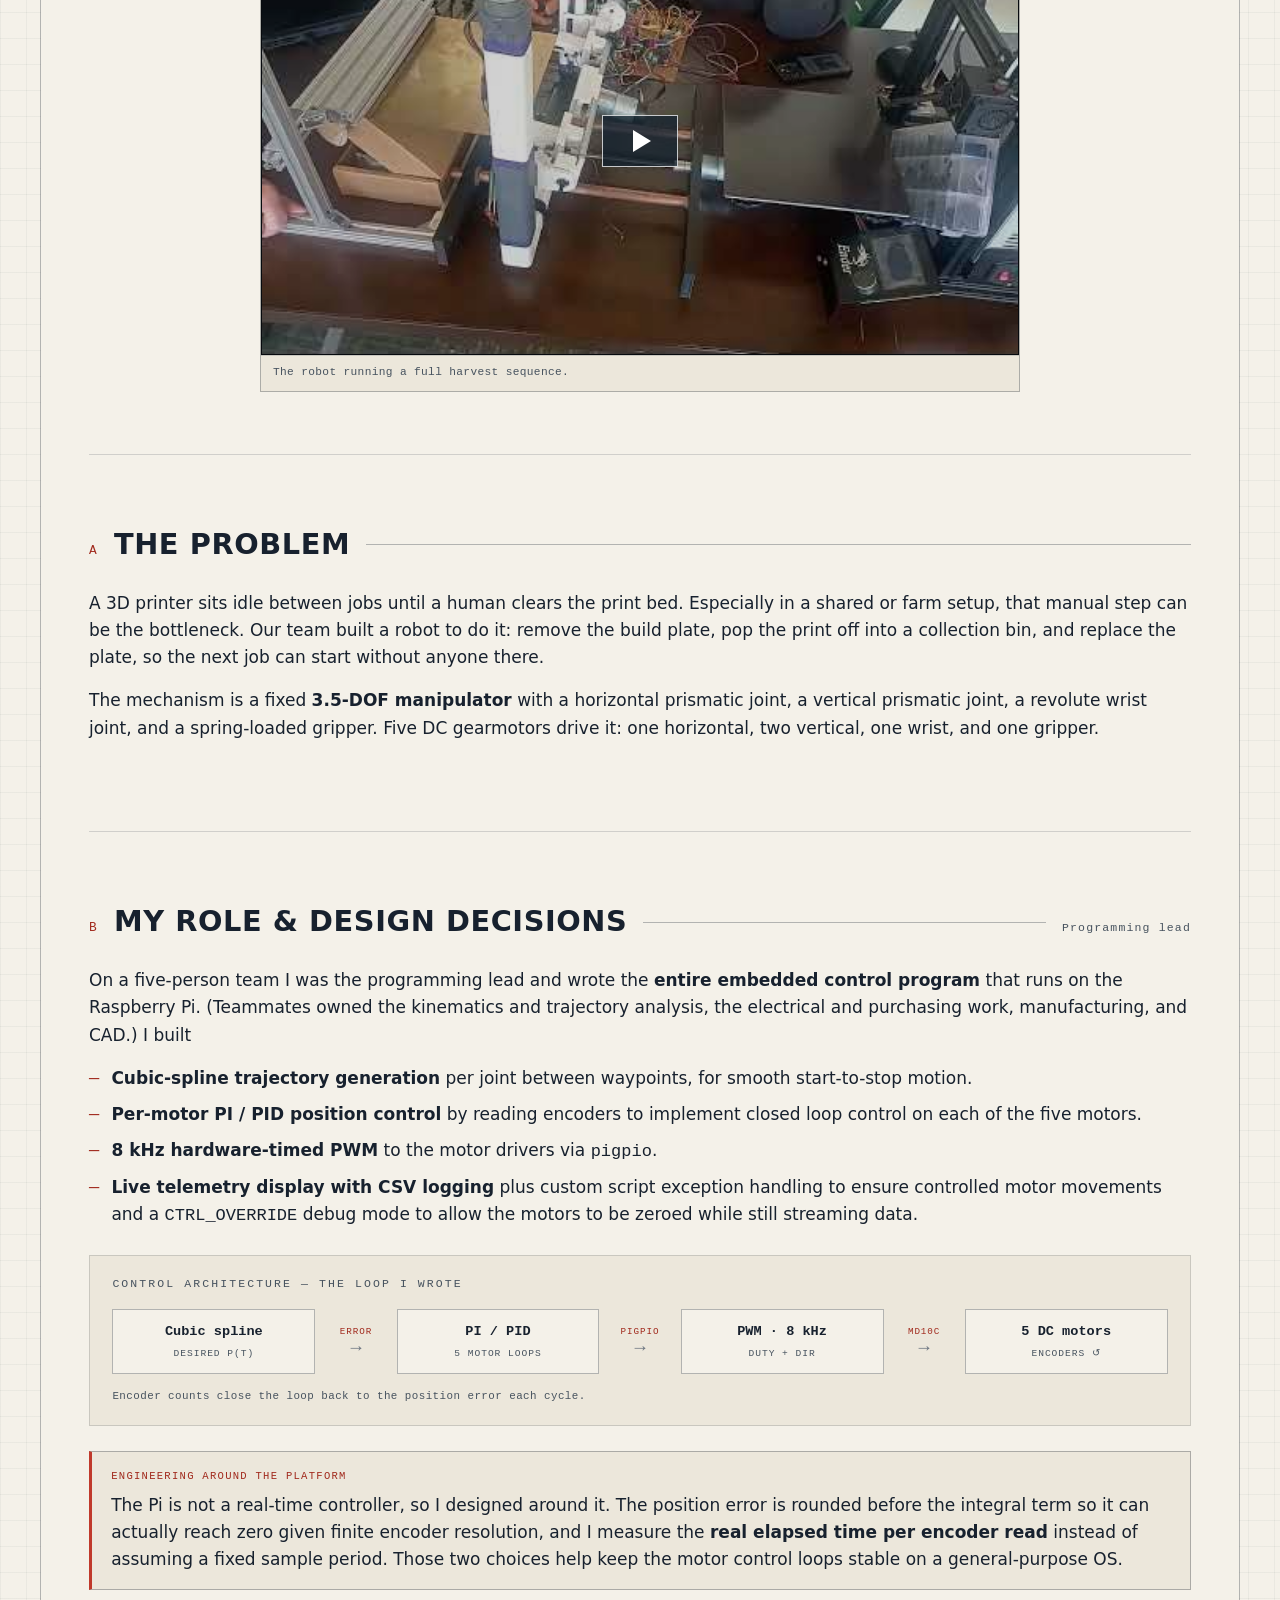
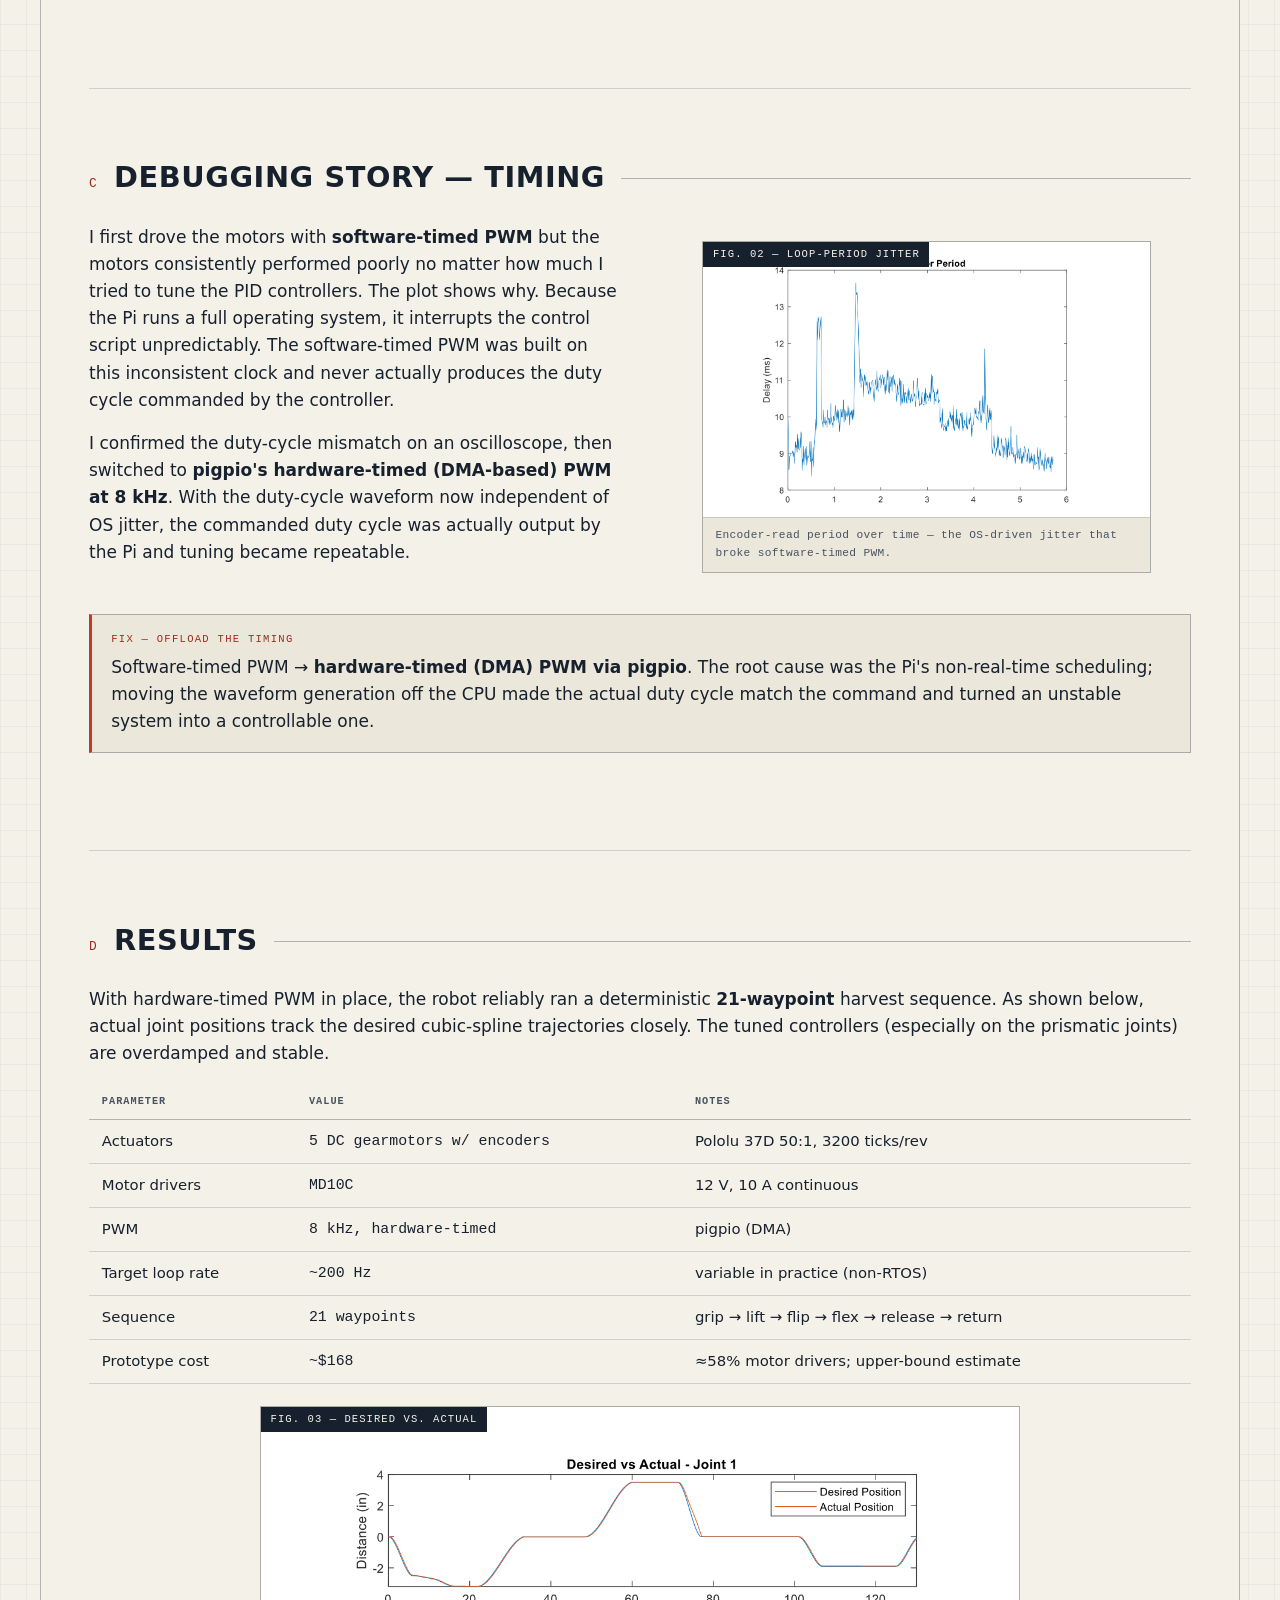
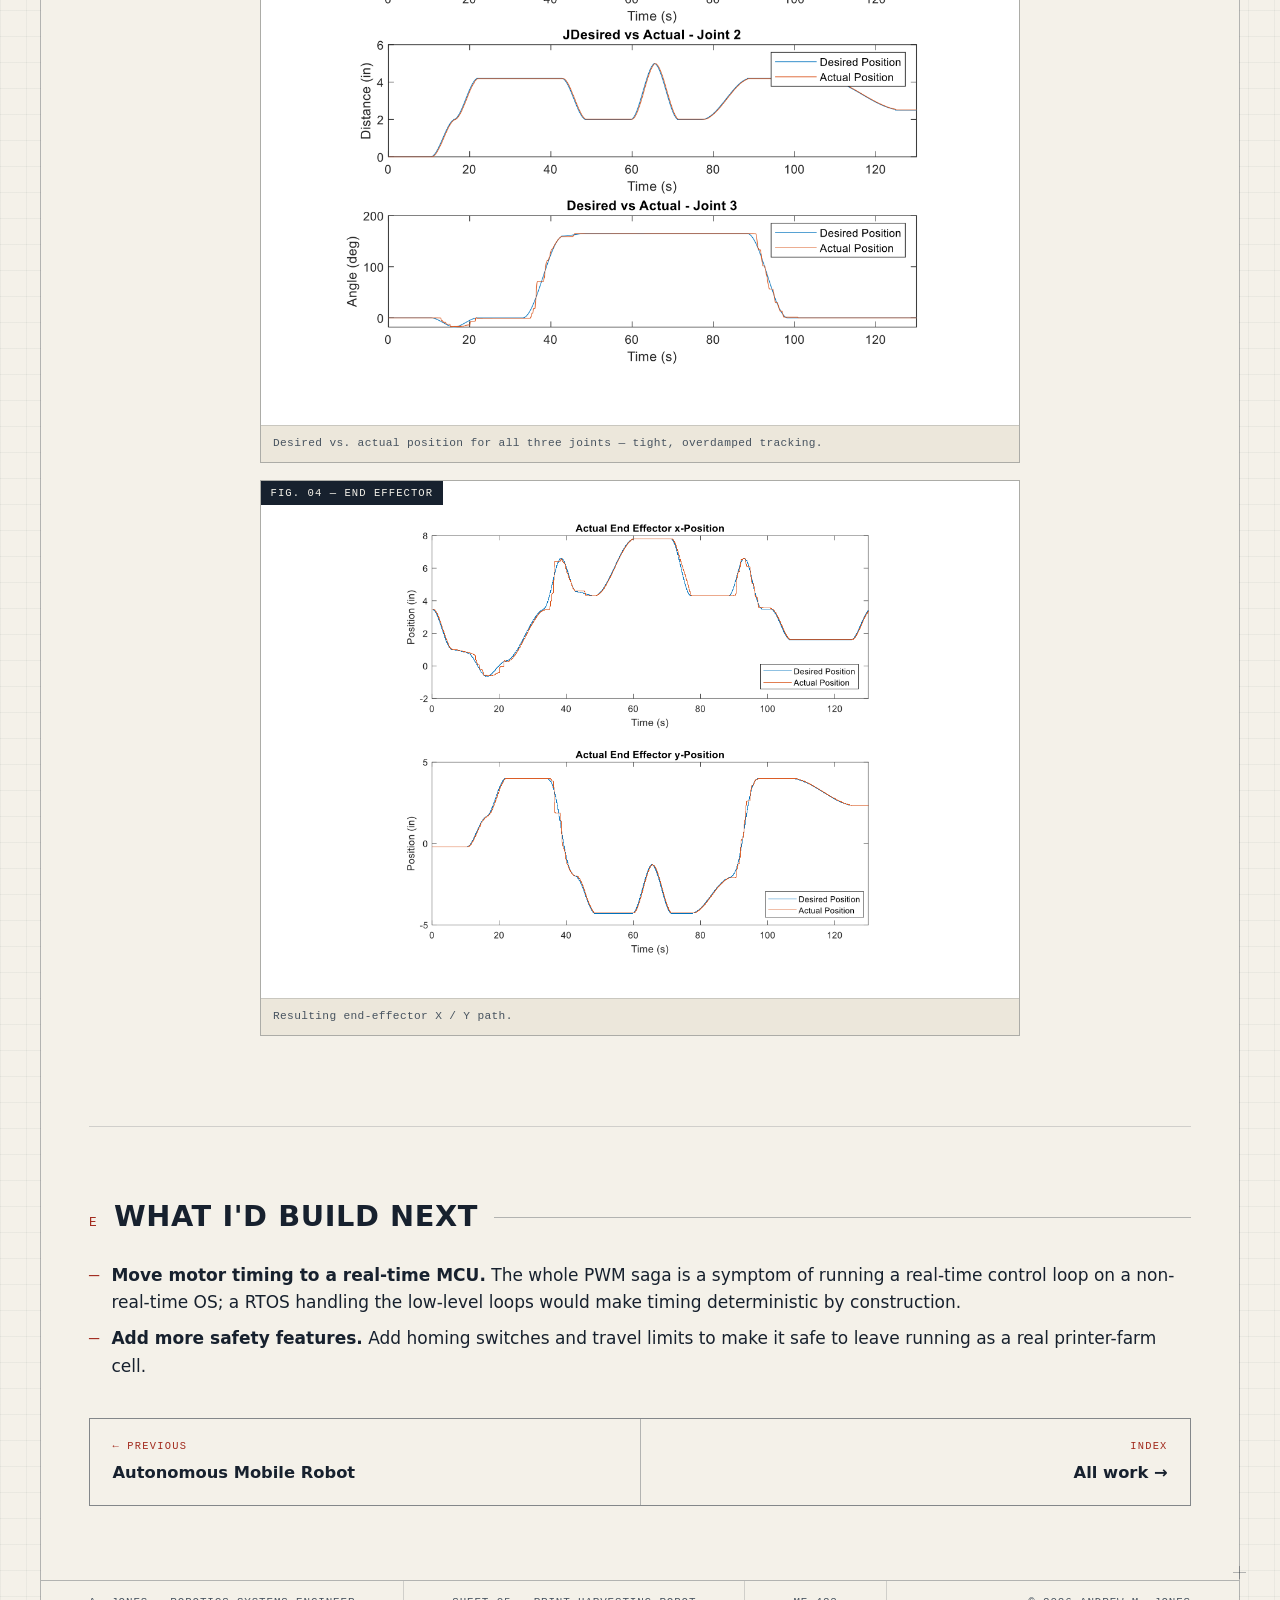
<file: harvester.html>
<!doctype html>
<html lang="en">
<head>
  <meta charset="utf-8" />
  <meta name="viewport" content="width=device-width, initial-scale=1" />
  <title>3-DOF Print-Harvesting Robot — Andrew M. Jones</title>
  <meta name="description" content="ME 423: a 5-motor manipulator that clears finished prints off a 3D-printer bed unattended. As programming lead I built the embedded control stack — cubic-spline trajectories, PI/PID, and hardware-timed PWM on a Raspberry Pi." />
  <link rel="icon" href="favicon.svg" type="image/svg+xml" />
  <link rel="apple-touch-icon" href="apple-touch-icon.png" />
  <link rel="stylesheet" href="assets/css/site.css" />
  <script>
    (function () { try { var t = localStorage.getItem("theme"); if (t === "dark" || t === "light") document.documentElement.setAttribute("data-theme", t); } catch (e) {} })();
  </script>
  <script defer src="assets/js/site.js"></script>
</head>
<body>
  <a class="skip-link" href="#main">Skip to content</a>

  <div class="sheet">
    <header class="titleblock">
      <div class="tb-id">
        <a class="tb-name" href="index.html" style="text-decoration:none">Andrew M. Jones</a>
        <span class="tb-role">Robotics Systems Engineer</span>
      </div>
      <nav class="tb-nav" aria-label="Primary">
        <a href="index.html"><span class="n">00</span>Home</a>
        <a href="index.html#work" aria-current="page"><span class="n">01</span>Work</a>
        <a href="about.html"><span class="n">02</span>About</a>
        <a href="resume.html"><span class="n">03</span>Résumé</a>
        <a href="contact.html"><span class="n">04</span>Contact</a>
        <button class="tt" type="button" data-theme-toggle aria-pressed="false" title="Toggle light / dark">
          <span class="tt-ico" aria-hidden="true">◐</span><span class="tt-label">Dark</span>
        </button>
      </nav>
    </header>

    <main id="main" class="wrap">

      <p class="breadcrumb"><a href="index.html#work">Work</a><span class="sep">/</span>04 — Print-Harvesting Robot</p>

      <!-- ===== HERO ===== -->
      <section class="proj-hero">
        <span class="eyebrow">ME 423 Robotics · Team of 5 · Cal Poly</span>
        <h1>3-DOF Print-Harvesting Robot</h1>
        <p class="lede">
          A robotic manipulator that clears finished prints off a 3D-printer bed so a print farm can run unattended. It grips
          the build plate, lifts and flips it, flexes it to pop the print into a bin, and returns the plate. I was the
          <strong>programming lead</strong> and built the entire embedded control stack that runs the five motors.
        </p>
        <dl class="spec-block">
          <div class="row"><dt>My role</dt><dd>Programming lead</dd></div>
          <div class="row"><dt>Team</dt><dd>5 (teammates: kinematics, electrical, manufacturing, CAD)</dd></div>
          <div class="row"><dt>Stack</dt><dd>Raspberry Pi · Python · pigpio</dd></div>
        </dl>

        <figure class="figure proj-hero-fig" style="margin-top:2rem">
          <span class="figtag">Fig. 01 — The built system</span>
          <img src="assets/img/harvester/harvester-system.jpg" width="1166" height="874"
               alt="The built harvester on a table: a 3D printer at left, the vertical lead-screw manipulator with a red-and-white gripper column in the center, an aluminum-extrusion flex fixture at right, and the control electronics and Raspberry Pi in the foreground." />
          <figcaption>The manipulator between a 3D printer (left) and the flex fixture (right), with the Raspberry Pi and motor drivers up front.</figcaption>
        </figure>

        <div class="metrics" style="margin-top:2rem" aria-label="Headline specs">
          <div class="metric"><span class="val">5</span><span class="lbl">DC motors</span></div>
          <div class="metric"><span class="val">21</span><span class="lbl">Waypoints</span></div>
          <div class="metric"><span class="val">~200<span class="unit">Hz</span></span><span class="lbl">Target loop</span></div>
          <div class="metric"><span class="val">$168</span><span class="lbl">Prototype cost</span></div>
        </div>

        <figure class="figure mid" style="margin-top:2.2rem">
          <span class="figtag">Demo — harvest sequence</span>
          <div class="video" data-yt="d2FOg7ZV2Aw" role="button" tabindex="0" aria-label="Play the harvester demonstration video">
            <img src="assets/img/harvester/yt-d2FOg7ZV2Aw.jpg" width="480" height="360" loading="lazy" alt="Video thumbnail: the print-harvesting robot in operation." />
            <span class="play" aria-hidden="true"></span>
          </div>
          <figcaption>The robot running a full harvest sequence.</figcaption>
        </figure>
      </section>

      <!-- ===== A · PROBLEM ===== -->
      <section class="section" aria-labelledby="a-h">
        <div class="section-head">
          <span class="section-num">A</span>
          <h2 class="section-title" id="a-h">The problem</h2>
          <span class="section-rule" aria-hidden="true"></span>
        </div>
        <div class="prose">
          <p>
            A 3D printer sits idle between jobs until a human clears the print bed. Especially in a shared or
            farm setup, that manual step can be the bottleneck. Our team built a robot to do it: remove the build plate, pop the
            print off into a collection bin, and replace the plate, so the next job can start without anyone there.
          </p>
          <p>
            The mechanism is a fixed <strong>3.5-DOF manipulator</strong> with a horizontal prismatic joint, a vertical prismatic
            joint, a revolute wrist joint, and a spring-loaded gripper. Five DC gearmotors drive it: one horizontal, two
            vertical, one wrist, and one gripper.
          </p>
        </div>
      </section>

      <!-- ===== B · ROLE & DECISIONS ===== -->
      <section class="section" aria-labelledby="b-h">
        <div class="section-head">
          <span class="section-num">B</span>
          <h2 class="section-title" id="b-h">My role &amp; design decisions</h2>
          <span class="section-rule" aria-hidden="true"></span>
          <span class="section-meta">Programming lead</span>
        </div>
        <div class="prose">
          <p>
            On a five-person team I was the programming lead and wrote the <strong>entire embedded control program</strong>
            that runs on the Raspberry Pi. (Teammates owned the kinematics and trajectory analysis, the electrical and
            purchasing work, manufacturing, and CAD.)
            I built
          </p>
          <ul>
            <li><strong>Cubic-spline trajectory generation</strong> per joint between waypoints, for smooth start-to-stop motion.</li>
            <li><strong>Per-motor PI / PID position control</strong> by reading encoders to implement closed loop control on each of the five motors.</li>
            <li><strong>8&nbsp;kHz hardware-timed PWM</strong> to the motor drivers via <code>pigpio</code>.</li>
            <li><strong>Live telemetry display with CSV logging</strong> plus custom script exception handling to ensure controlled motor movements and a <code>CTRL_OVERRIDE</code> debug mode to allow the motors to be zeroed while still streaming data.</li>
          </ul>
        </div>

        <div class="dataflow" style="margin-top:1.6rem">
          <span class="label">Control architecture — the loop I wrote</span>
          <div class="chain" role="img" aria-label="Cubic-spline trajectory sets the desired position; position error drives per-motor PI/PID loops; the controller outputs hardware-timed PWM through the MD10C drivers to the five DC motors; encoders feed position back to close the loop.">
            <div class="node"><span class="n-name">Cubic spline</span><span class="n-sub">desired p(t)</span></div>
            <div class="link" aria-hidden="true"><span class="lk-proto">error</span><span class="lk-arw">→</span></div>
            <div class="node"><span class="n-name">PI / PID</span><span class="n-sub">5 motor loops</span></div>
            <div class="link" aria-hidden="true"><span class="lk-proto">pigpio</span><span class="lk-arw">→</span></div>
            <div class="node"><span class="n-name">PWM · 8 kHz</span><span class="n-sub">duty + dir</span></div>
            <div class="link" aria-hidden="true"><span class="lk-proto">MD10C</span><span class="lk-arw">→</span></div>
            <div class="node"><span class="n-name">5 DC motors</span><span class="n-sub">encoders ↺</span></div>
          </div>
          <p style="font-family:var(--font-mono);font-size:0.68rem;letter-spacing:0.04em;color:var(--ink-2);margin:0.9rem 0 0">Encoder counts close the loop back to the position error each cycle.</p>
        </div>

        <div class="note" style="margin-top:1.6rem">
          <span class="note-k">Engineering around the platform</span>
          <p>
            The Pi is not a real-time controller, so I designed around it. The position error is rounded before the integral
            term so it can actually reach zero given finite encoder resolution, and I measure the <strong>real elapsed time
            per encoder read</strong> instead of assuming a fixed sample period. Those two choices help keep the motor control loops
            stable on a
            general-purpose OS.
          </p>
        </div>
      </section>

      <!-- ===== C · ITERATION ===== -->
      <section class="section" aria-labelledby="c-h">
        <div class="section-head">
          <span class="section-num">C</span>
          <h2 class="section-title" id="c-h">Debugging story — timing</h2>
          <span class="section-rule" aria-hidden="true"></span>
        </div>
        <div class="split" style="margin-top:0.4rem">
          <div class="prose">
            <p>
              I first drove the motors with <strong>software-timed PWM</strong> but the motors consistently performed poorly
              no matter how much I tried to tune the PID controllers. The plot shows why. Because the Pi runs a full operating system, it
              interrupts the control script unpredictably. The software-timed PWM was built on this inconsistent clock and never actually produces the duty cycle commanded by the controller.
            </p>
            <p>
              I confirmed the duty-cycle mismatch on an oscilloscope, then switched to <strong>pigpio's hardware-timed
              (DMA-based) PWM at 8&nbsp;kHz</strong>. With the duty-cycle waveform now independent of OS jitter, the commanded duty
              cycle was actually output by the Pi and tuning became repeatable.
            </p>
          </div>
          <figure class="figure">
            <span class="figtag">Fig. 02 — Loop-period jitter</span>
            <div class="plot-canvas"><img src="assets/diagrams/harvester/controller-period.png" width="1275" height="770" loading="lazy"
                 alt="Plot of the controller loop period (encoder read delay) over time, swinging between roughly 8 and 14 milliseconds with sharp spikes — evidence that the OS interrupts the control script." /></div>
            <figcaption>Encoder-read period over time — the OS-driven jitter that broke software-timed PWM.</figcaption>
          </figure>
        </div>

        <div class="note">
          <span class="note-k">Fix — offload the timing</span>
          <p>
            Software-timed PWM → <strong>hardware-timed (DMA) PWM via pigpio</strong>. The root cause was the Pi's
            non-real-time scheduling; moving the waveform generation off the CPU made the actual duty cycle match the command
            and turned an unstable system into a controllable one.
          </p>
        </div>
      </section>

      <!-- ===== D · RESULTS ===== -->
      <section class="section" aria-labelledby="d-h">
        <div class="section-head">
          <span class="section-num">D</span>
          <h2 class="section-title" id="d-h">Results</h2>
          <span class="section-rule" aria-hidden="true"></span>
        </div>
        <div class="prose">
          <p>
            With hardware-timed PWM in place, the robot reliably ran a deterministic <strong>21-waypoint</strong> harvest sequence.
            As shown below, actual joint positions track the desired cubic-spline trajectories closely. The tuned controllers (especially
            on the prismatic joints) are
            overdamped and stable.
          </p>
        </div>

        <table class="spec-table">
          <thead><tr><th>Parameter</th><th>Value</th><th>Notes</th></tr></thead>
          <tbody>
            <tr><td>Actuators</td><td class="num">5 DC gearmotors w/ encoders</td><td>Pololu 37D 50:1, 3200 ticks/rev</td></tr>
            <tr><td>Motor drivers</td><td class="num">MD10C</td><td>12 V, 10 A continuous</td></tr>
            <tr><td>PWM</td><td class="num">8 kHz, hardware-timed</td><td>pigpio (DMA)</td></tr>
            <tr><td>Target loop rate</td><td class="num">~200 Hz</td><td>variable in practice (non-RTOS)</td></tr>
            <tr><td>Sequence</td><td class="num">21 waypoints</td><td>grip → lift → flip → flex → release → return</td></tr>
            <tr><td>Prototype cost</td><td class="num">~$168</td><td>≈58% motor drivers; upper-bound estimate</td></tr>
          </tbody>
        </table>

        <figure class="figure mid" style="margin-top:1.4rem">
          <span class="figtag">Fig. 03 — Desired vs. actual</span>
          <div class="plot-canvas"><img src="assets/diagrams/harvester/desired-vs-actual.png" width="1207" height="983" loading="lazy"
               alt="Three stacked plots of desired versus actual position for joints 1, 2, and 3 over time; the actual traces sit almost exactly on the desired trajectories." /></div>
          <figcaption>Desired vs. actual position for all three joints — tight, overdamped tracking.</figcaption>
        </figure>

        <figure class="figure mid" style="margin-top:1rem">
          <span class="figtag">Fig. 04 — End effector</span>
          <div class="plot-canvas"><img src="assets/diagrams/harvester/end-effector-path.png" width="1207" height="818" loading="lazy"
               alt="Plots of the end effector's actual X and Y position over time versus the desired path." /></div>
          <figcaption>Resulting end-effector X / Y path.</figcaption>
        </figure>
      </section>

      <!-- ===== E · NEXT ===== -->
      <section class="section" aria-labelledby="e-h">
        <div class="section-head">
          <span class="section-num">E</span>
          <h2 class="section-title" id="e-h">What I'd build next</h2>
          <span class="section-rule" aria-hidden="true"></span>
        </div>
        <div class="prose">
          <ul>
            <li><strong>Move motor timing to a real-time MCU.</strong> The whole PWM saga is a symptom of running a real-time control loop on a non-real-time OS; a RTOS handling the low-level loops would make timing deterministic by construction.</li>
            <li><strong>Add more safety features.</strong> Add homing switches and travel limits to make it safe to leave running as a real printer-farm cell.</li>
          </ul>
        </div>

        <nav class="proj-nav" aria-label="More projects">
          <a href="autonomous-mobile-robot.html"><span class="dir">← Previous</span><span class="t">Autonomous Mobile Robot</span></a>
          <a class="next" href="index.html#work"><span class="dir">Index</span><span class="t">All work →</span></a>
        </nav>
      </section>

    </main>

    <footer class="footer-tb">
      <span class="cell">A. Jones — Robotics Systems Engineer</span>
      <span class="cell">Sheet 05 · Print-Harvesting Robot</span>
      <span class="cell">ME 423</span>
      <span class="cell">© <span id="year"></span> Andrew M. Jones</span>
    </footer>
  </div>
</body>
</html>
</file>
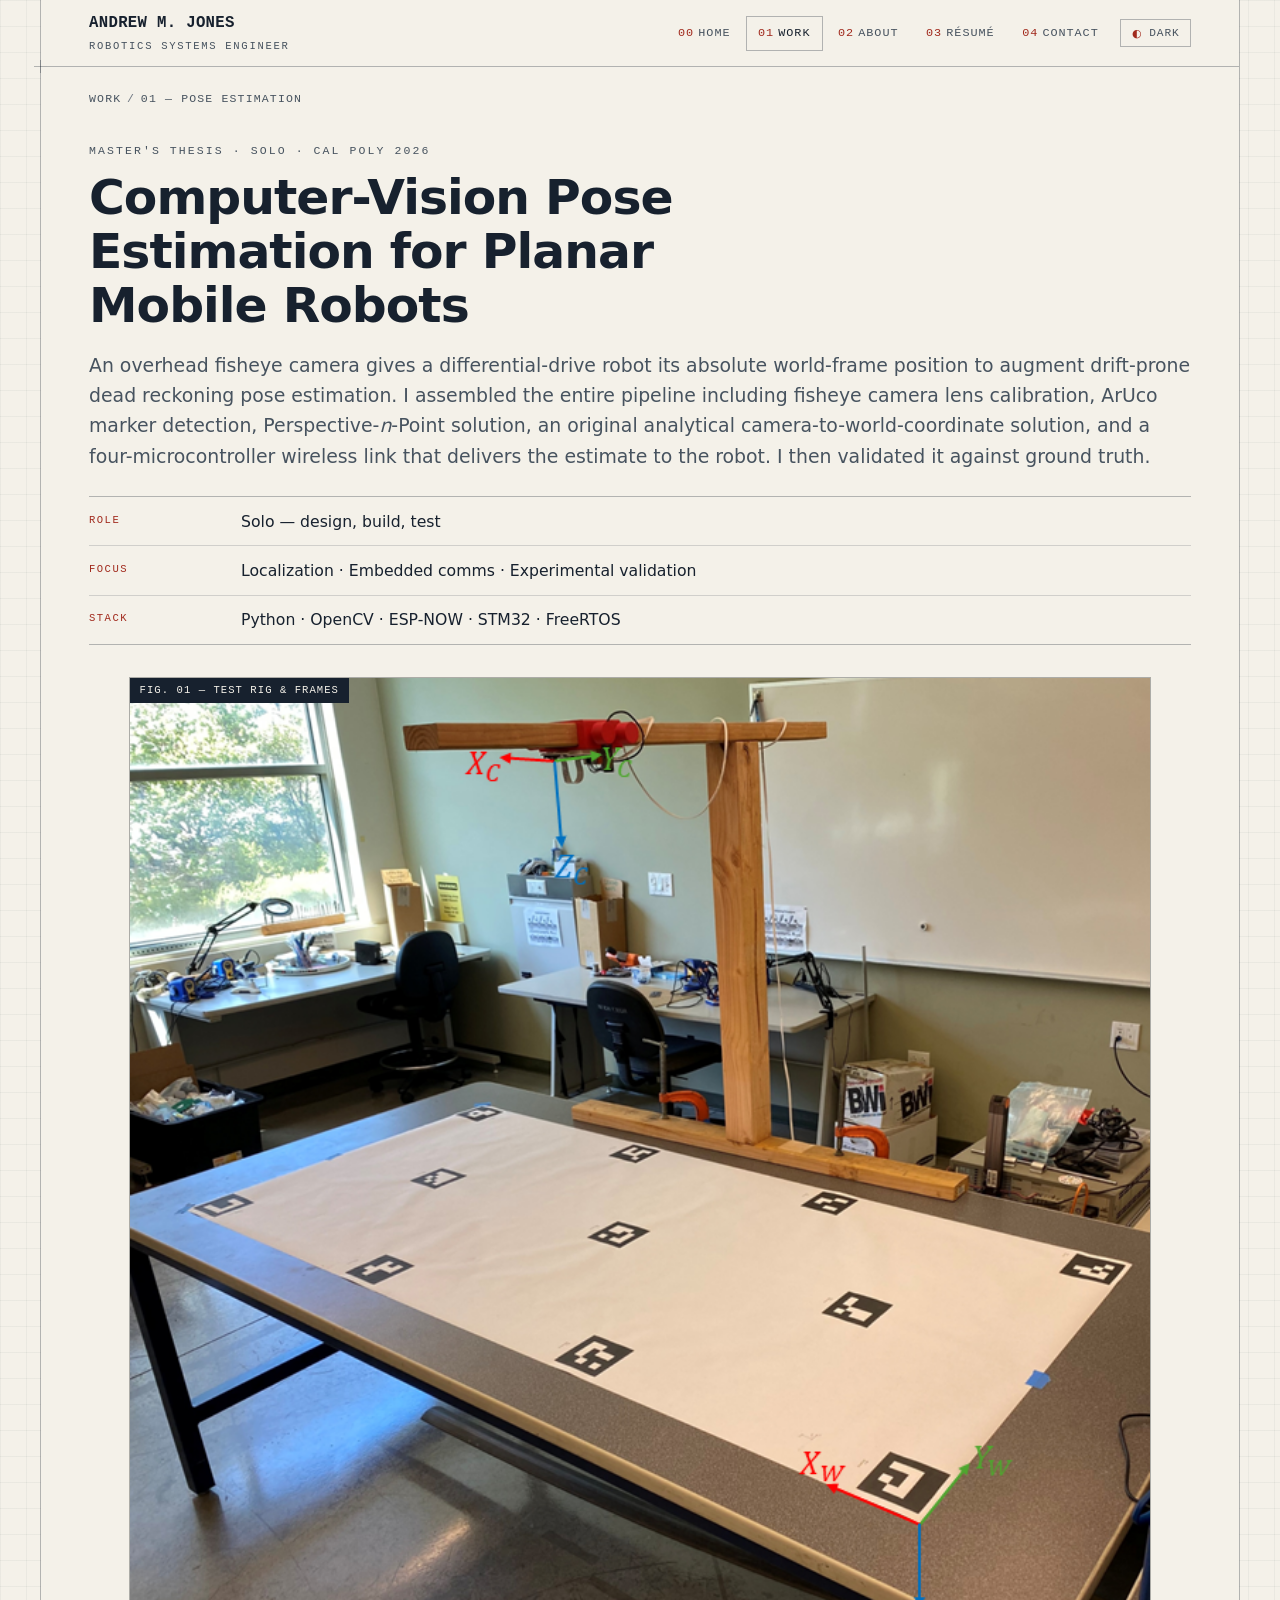
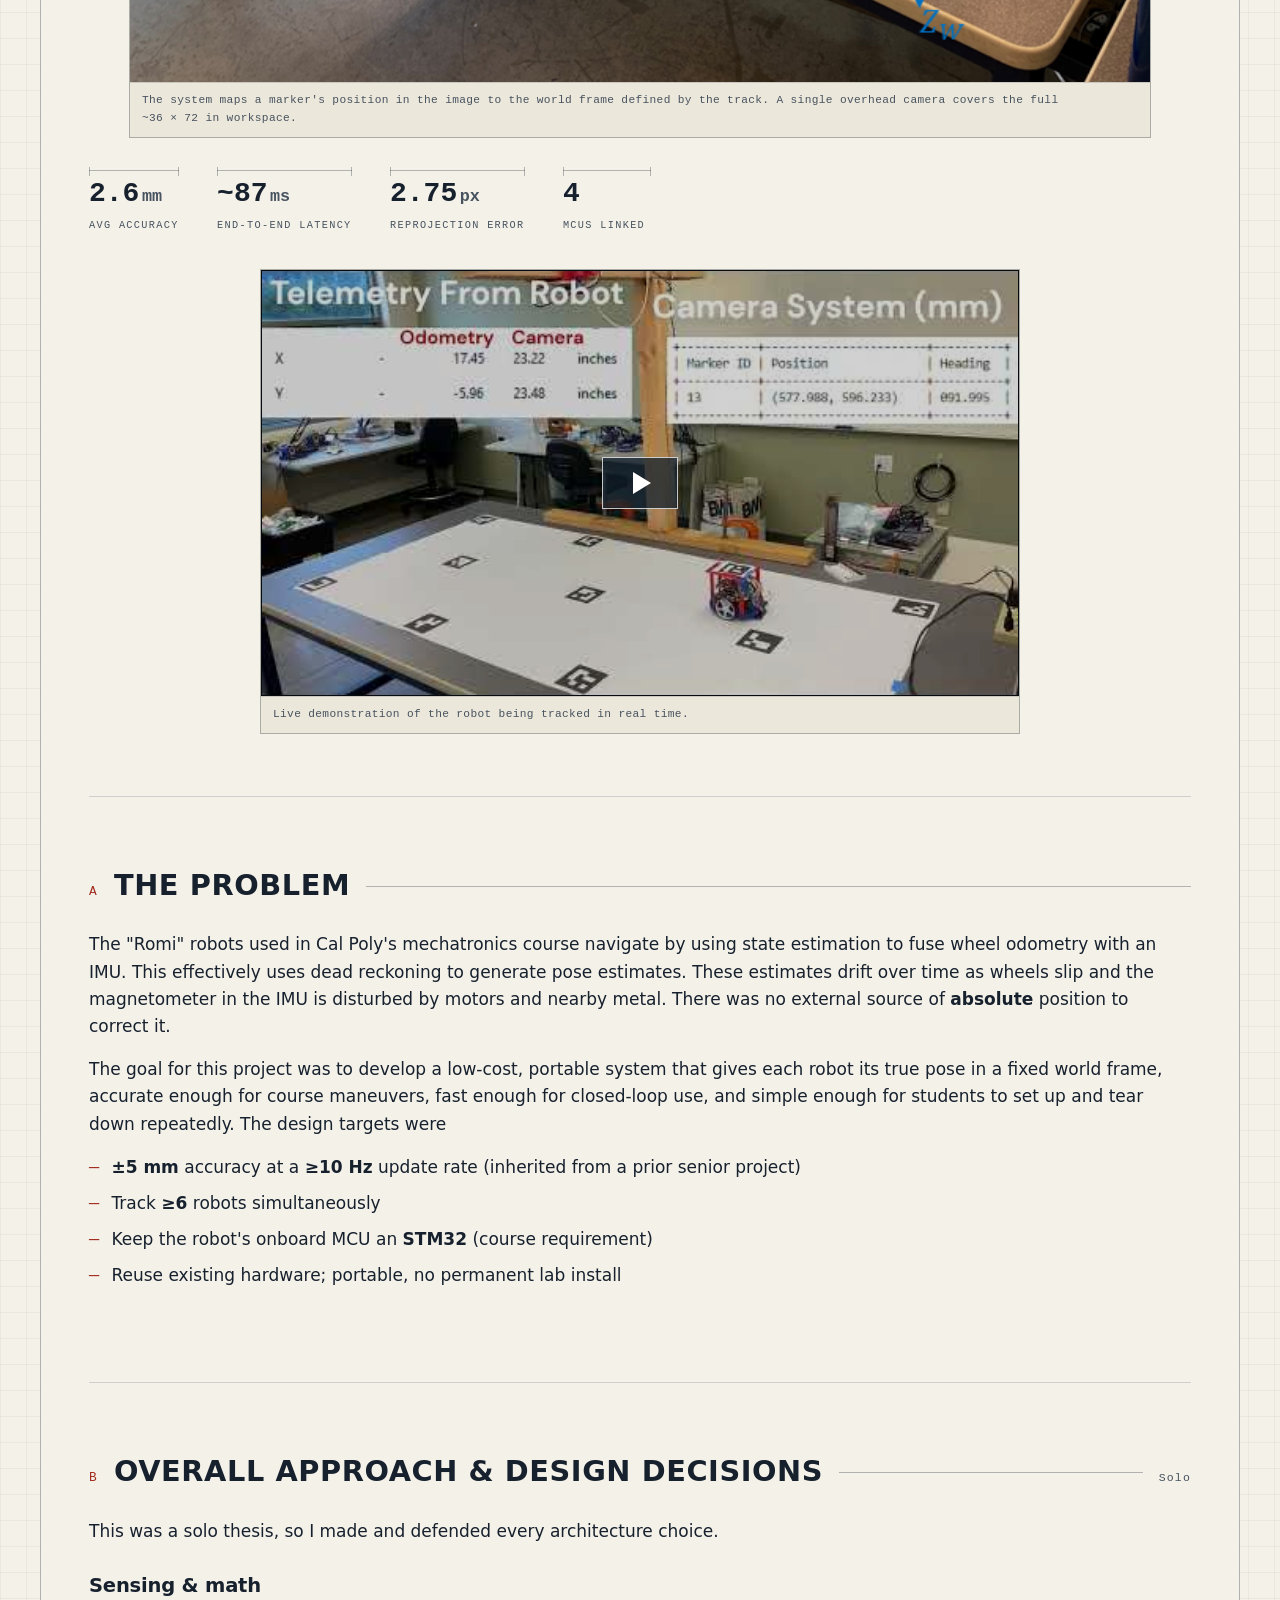
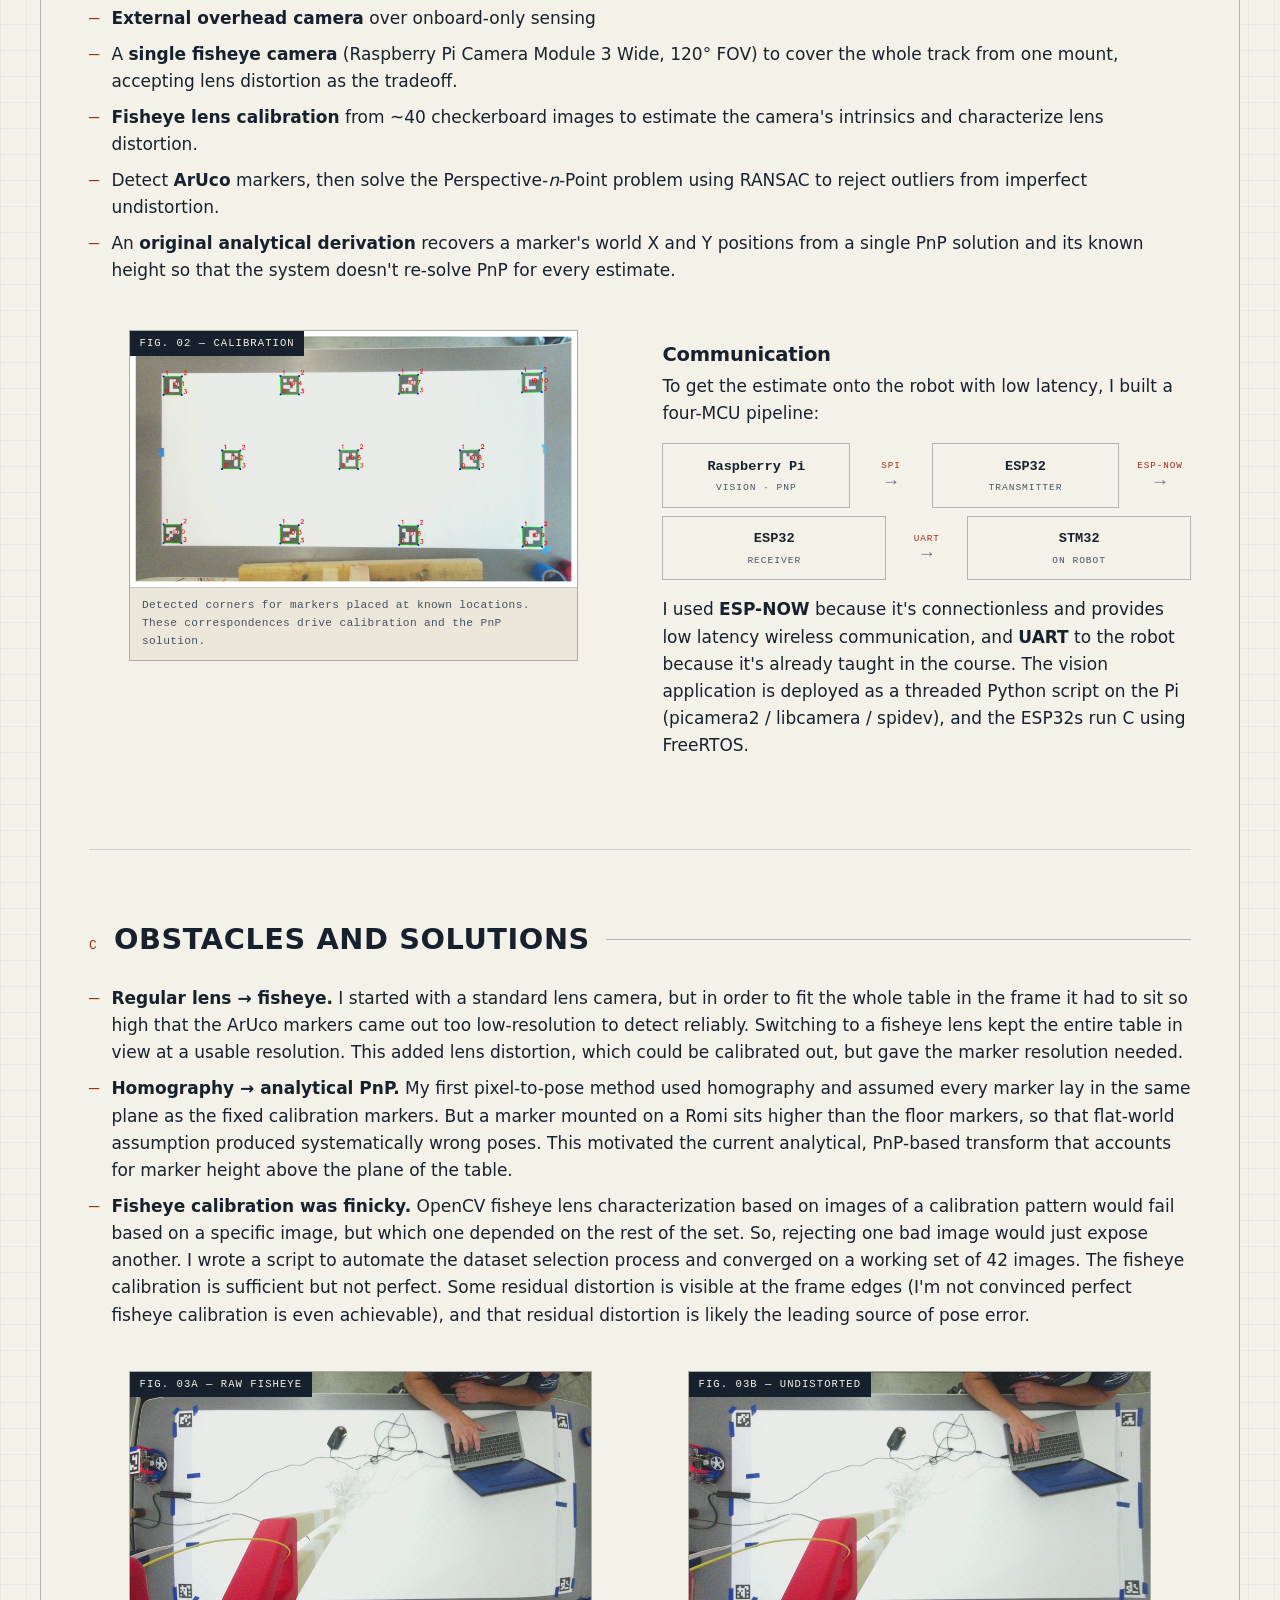
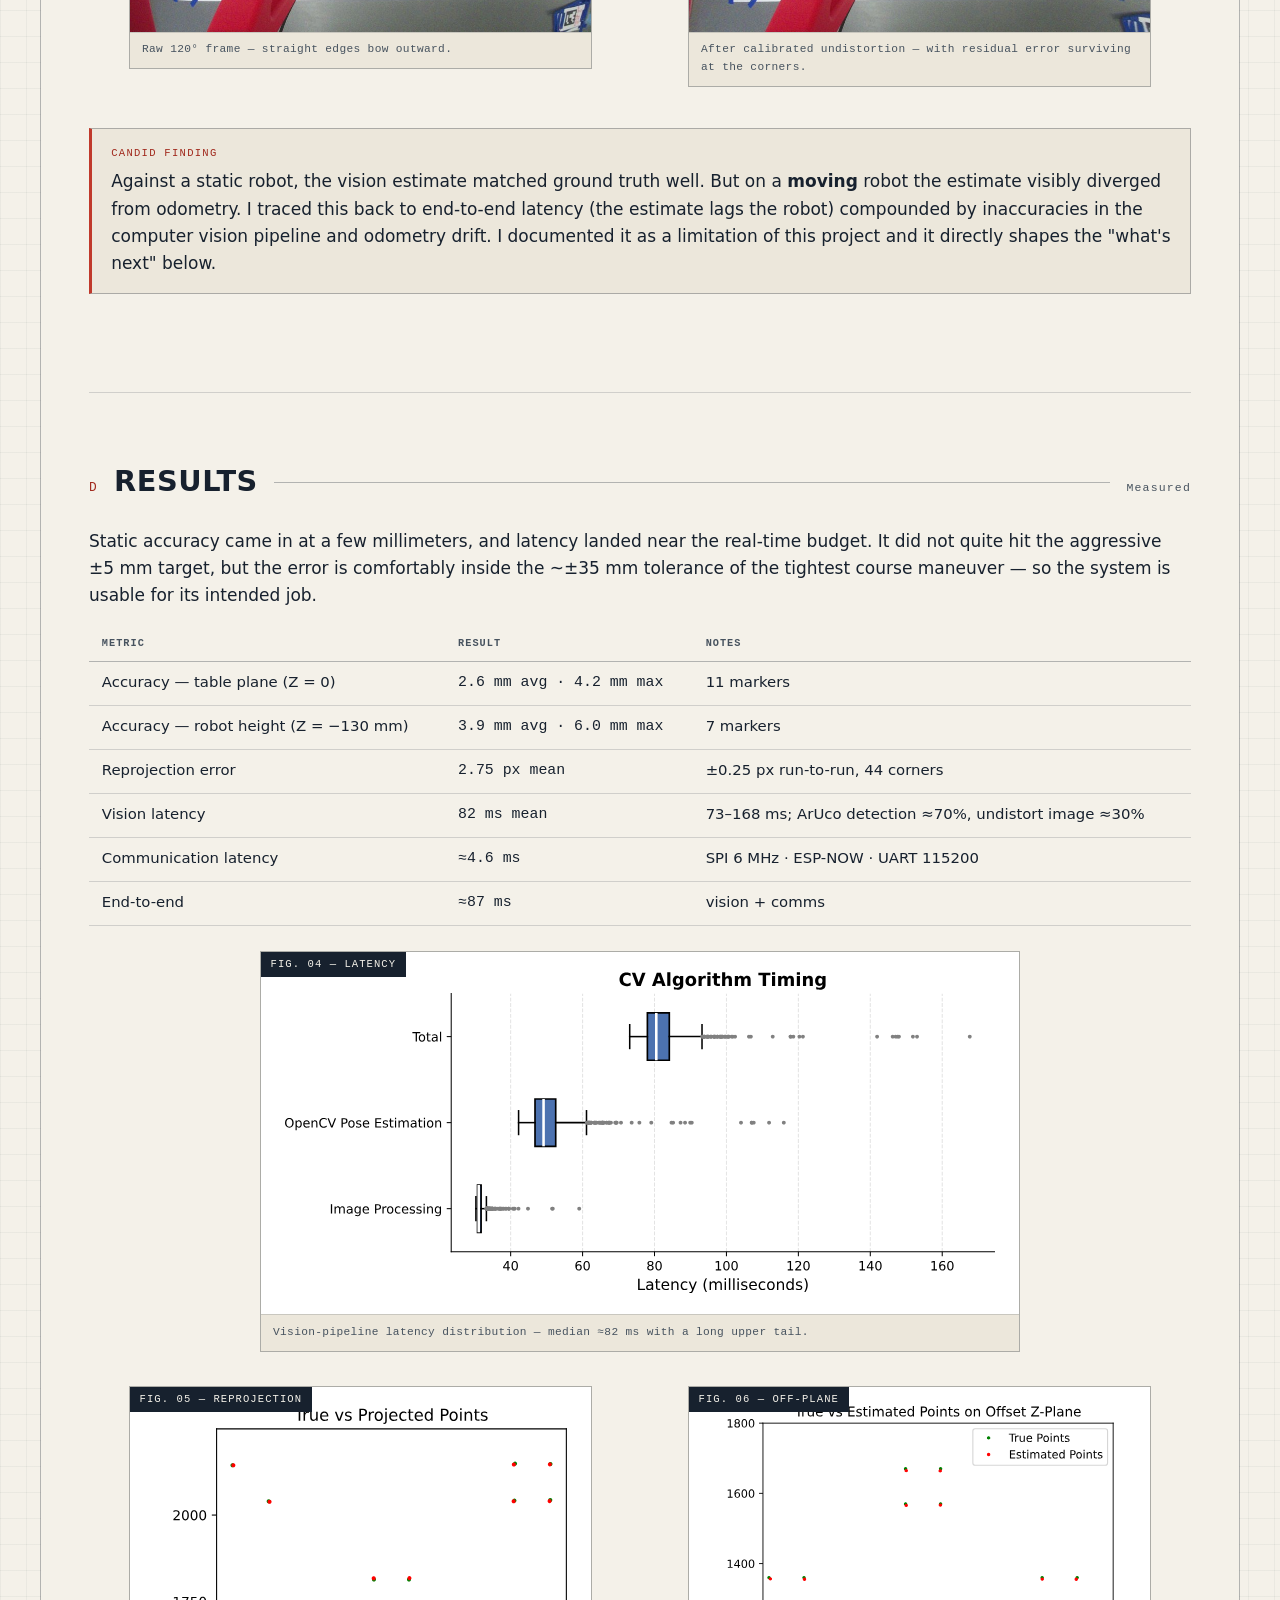
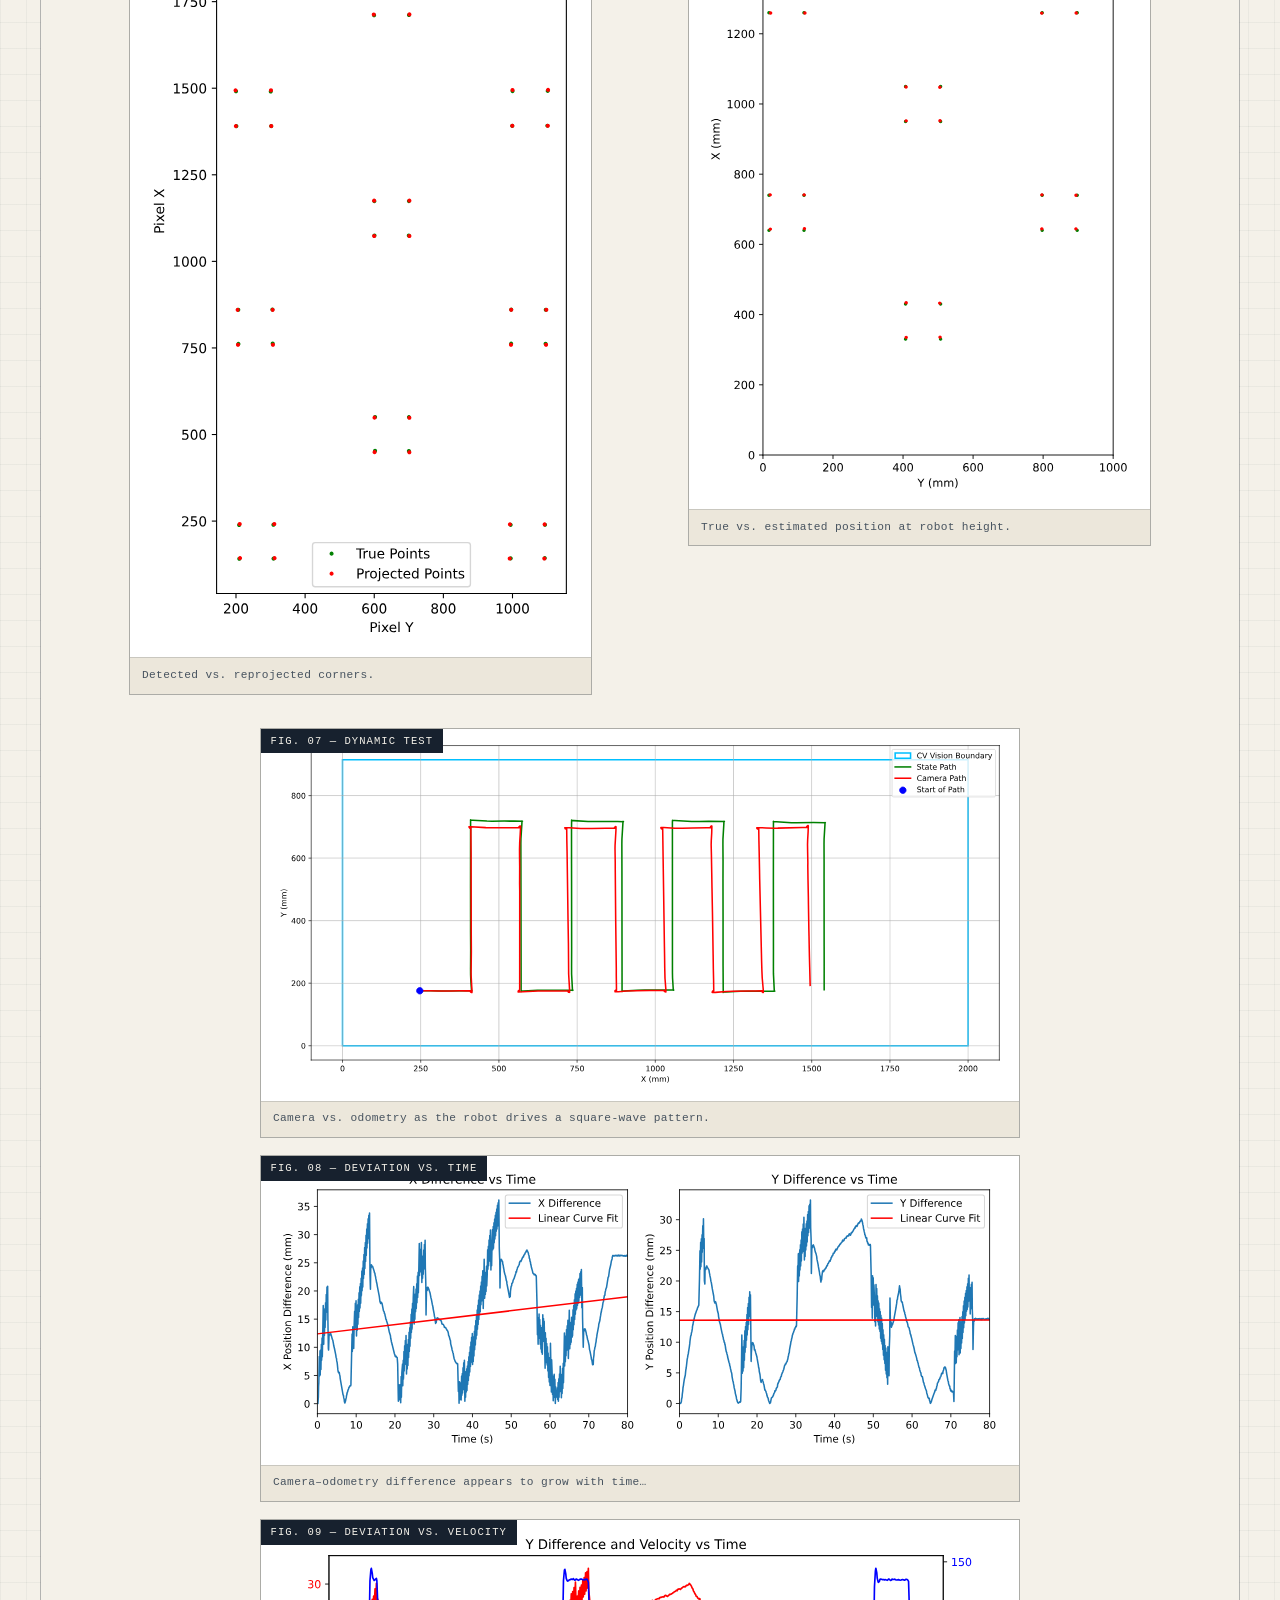
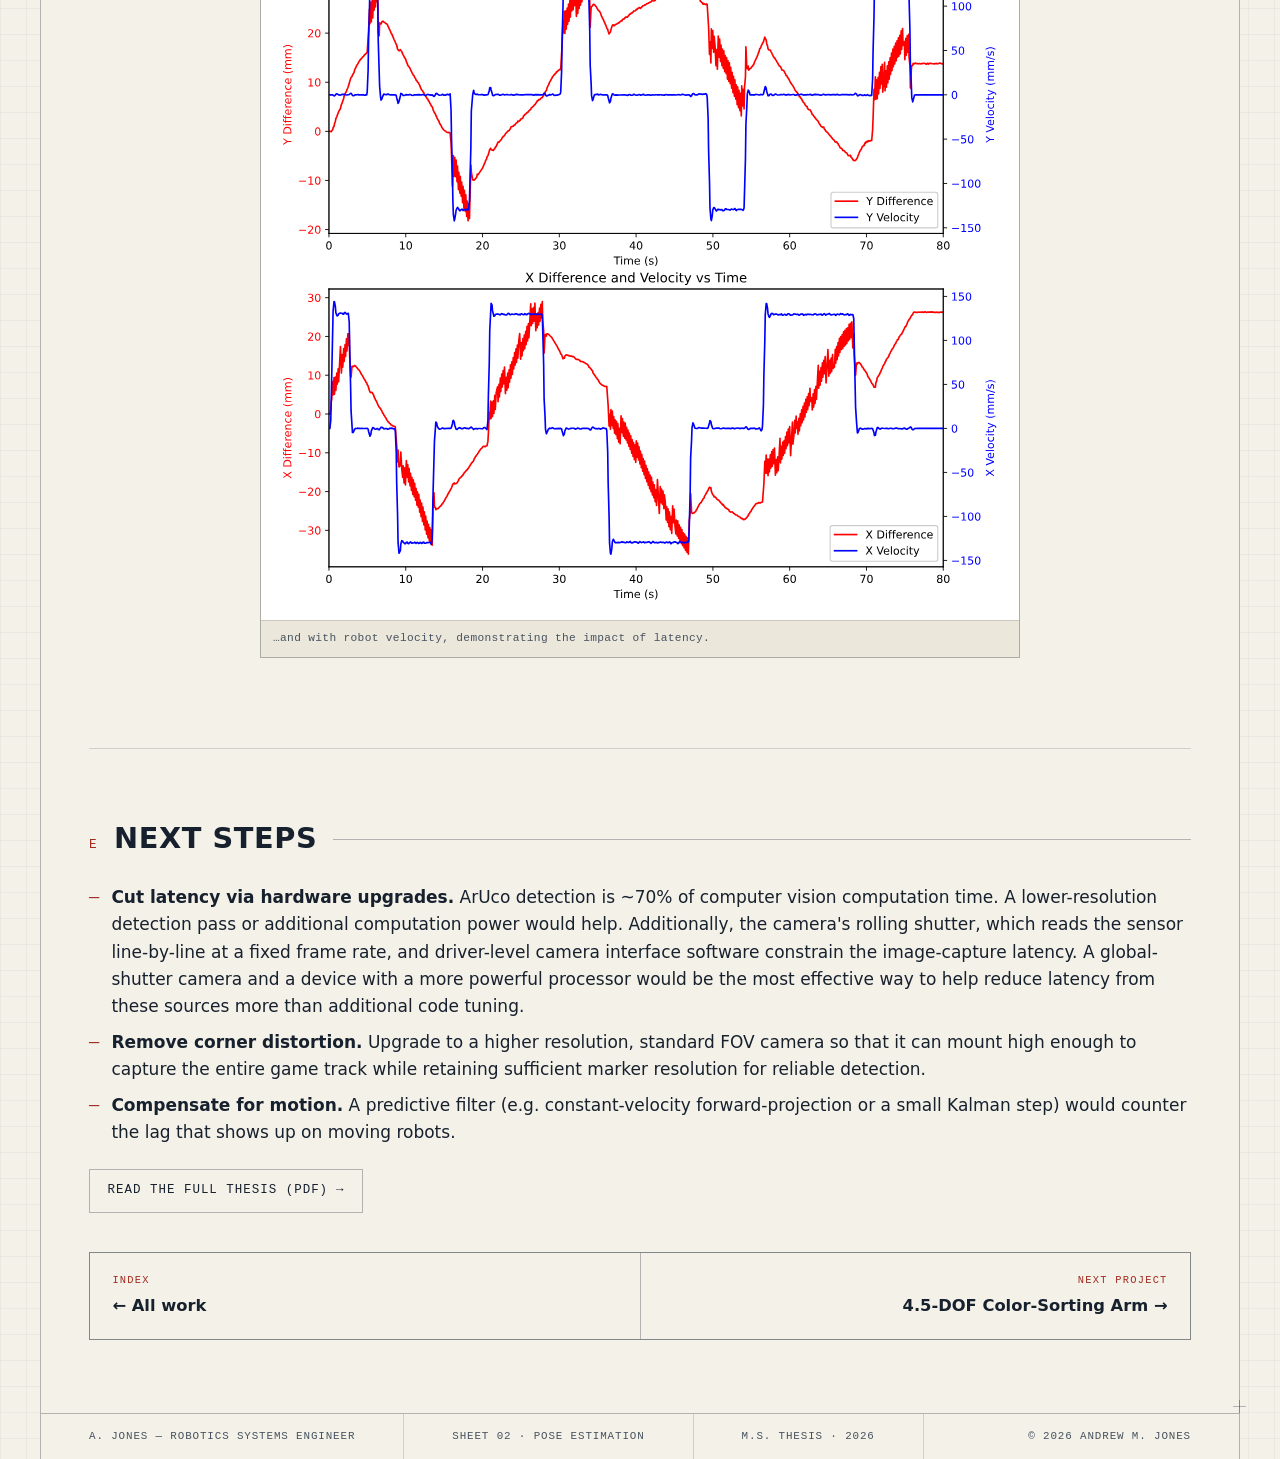
<file: pose-estimation.html>
<!doctype html>
<html lang="en">
<head>
  <meta charset="utf-8" />
  <meta name="viewport" content="width=device-width, initial-scale=1" />
  <title>Computer-Vision Pose Estimation — Andrew M. Jones</title>
  <meta name="description" content="M.S. thesis: an overhead fisheye camera gives a mobile robot absolute world-frame position via ArUco markers and a Perspective-n-Point solution, relayed over a four-microcontroller wireless link. 2.6 mm accuracy, ~87 ms end-to-end." />
  <link rel="icon" href="favicon.svg" type="image/svg+xml" />
  <link rel="apple-touch-icon" href="apple-touch-icon.png" />
  <link rel="stylesheet" href="assets/css/site.css" />
  <script>
    (function () { try { var t = localStorage.getItem("theme"); if (t === "dark" || t === "light") document.documentElement.setAttribute("data-theme", t); } catch (e) {} })();
  </script>
  <script defer src="assets/js/site.js"></script>
</head>
<body>
  <a class="skip-link" href="#main">Skip to content</a>

  <div class="sheet">
    <header class="titleblock">
      <div class="tb-id">
        <a class="tb-name" href="index.html" style="text-decoration:none">Andrew M. Jones</a>
        <span class="tb-role">Robotics Systems Engineer</span>
      </div>
      <nav class="tb-nav" aria-label="Primary">
        <a href="index.html"><span class="n">00</span>Home</a>
        <a href="index.html#work" aria-current="page"><span class="n">01</span>Work</a>
        <a href="about.html"><span class="n">02</span>About</a>
        <a href="resume.html"><span class="n">03</span>Résumé</a>
        <a href="contact.html"><span class="n">04</span>Contact</a>
        <button class="tt" type="button" data-theme-toggle aria-pressed="false" title="Toggle light / dark">
          <span class="tt-ico" aria-hidden="true">◐</span><span class="tt-label">Dark</span>
        </button>
      </nav>
    </header>

    <main id="main" class="wrap">

      <p class="breadcrumb"><a href="index.html#work">Work</a><span class="sep">/</span>01 — Pose Estimation</p>

      <!-- ===== HERO ===== -->
      <section class="proj-hero">
        <span class="eyebrow">Master's thesis · Solo · Cal Poly 2026</span>
        <h1>Computer-Vision Pose Estimation for Planar Mobile Robots</h1>
        <p class="lede">
          An overhead fisheye camera gives a differential-drive robot its absolute world-frame position to augment
          drift-prone dead reckoning pose estimation. I assembled the entire pipeline including fisheye camera lens calibration, ArUco marker detection, Perspective-<em>n</em>-Point solution, an original analytical camera-to-world-coordinate solution, and a
          four-microcontroller wireless link that delivers the estimate to the robot. I then validated it against ground truth.
        </p>
        <dl class="spec-block">
          <div class="row"><dt>Role</dt><dd>Solo — design, build, test</dd></div>
          <div class="row"><dt>Focus</dt><dd>Localization · Embedded comms · Experimental validation</dd></div>
          <div class="row"><dt>Stack</dt><dd>Python · OpenCV · ESP-NOW · STM32 · FreeRTOS</dd></div>
        </dl>

        <figure class="figure proj-hero-fig" style="margin-top:2rem">
          <span class="figtag">Fig. 01 — Test rig &amp; frames</span>
          <img src="assets/img/pose-estimation/coordinate-frames.png" width="721" height="710"
               alt="Lab setup: an overhead camera on a wooden stand (camera frame X-c) looks down at a marker-covered board on a table, with the world frame axes X-w, Y-w, Z-w drawn at one corner." />
          <figcaption>The system maps a marker's position in the image to the world frame defined by the track. A single overhead camera covers the full ~36&nbsp;×&nbsp;72&nbsp;in workspace.</figcaption>
        </figure>

        <div class="metrics" style="margin-top:2rem" aria-label="Headline results">
          <div class="metric"><span class="val">2.6<span class="unit">mm</span></span><span class="lbl">Avg accuracy</span></div>
          <div class="metric"><span class="val">~87<span class="unit">ms</span></span><span class="lbl">End-to-end latency</span></div>
          <div class="metric"><span class="val">2.75<span class="unit">px</span></span><span class="lbl">Reprojection error</span></div>
          <div class="metric"><span class="val">4</span><span class="lbl">MCUs linked</span></div>
        </div>

        <figure class="figure mid" style="margin-top:2.2rem">
          <span class="figtag">Demo — real-time tracking</span>
          <div class="video" data-yt="CT9yKjzfANE" role="button" tabindex="0" aria-label="Play the pose-estimation demonstration video">
            <img src="assets/img/pose-estimation/yt-CT9yKjzfANE.jpg" width="480" height="360" loading="lazy" alt="Video thumbnail: the Romi robot tracked in real time by the overhead camera system." />
            <span class="play" aria-hidden="true"></span>
          </div>
          <figcaption>Live demonstration of the robot being tracked in real time.</figcaption>
        </figure>
      </section>

      <!-- ===== A · PROBLEM ===== -->
      <section class="section" aria-labelledby="a-h">
        <div class="section-head">
          <span class="section-num">A</span>
          <h2 class="section-title" id="a-h">The problem</h2>
          <span class="section-rule" aria-hidden="true"></span>
        </div>
        <div class="prose">
          <p>
            The "Romi" robots used in Cal Poly's mechatronics course navigate by using state estimation to fuse wheel odometry
            with an IMU. This effectively uses dead reckoning to generate pose estimates. These estimates drift over time as
            wheels slip and the magnetometer in the IMU is disturbed by motors and nearby
            metal. There was no external source of <strong>absolute</strong> position to correct it.
          </p>
          <p>
            The goal for this project was to develop a low-cost, portable system that gives each robot its true pose in a fixed world frame, accurate
            enough for course maneuvers, fast enough for closed-loop use, and simple enough for students to set up and tear
            down repeatedly. The design targets were
          </p>
          <ul>
            <li><strong>±5&nbsp;mm</strong> accuracy at a <strong>≥10&nbsp;Hz</strong> update rate (inherited from a prior senior project)</li>
            <li>Track <strong>≥6</strong> robots simultaneously</li>
            <li>Keep the robot's onboard MCU an <strong>STM32</strong> (course requirement)</li>
            <li>Reuse existing hardware; portable, no permanent lab install</li>
          </ul>
        </div>
      </section>

      <!-- ===== B · APPROACH / ROLE ===== -->
      <section class="section" aria-labelledby="b-h">
        <div class="section-head">
          <span class="section-num">B</span>
          <h2 class="section-title" id="b-h">Overall approach &amp; design decisions</h2>
          <span class="section-rule" aria-hidden="true"></span>
          <span class="section-meta">Solo</span>
        </div>
        <div class="prose">
          <p>
            This was a solo thesis, so I made and defended every architecture choice.
          </p>
          <h3>Sensing &amp; math</h3>
          <ul>
            <li><strong>External overhead camera</strong> over onboard-only sensing</li>
            <li>A <strong>single fisheye camera</strong> (Raspberry&nbsp;Pi Camera Module&nbsp;3 Wide, 120° FOV) to cover the whole track from one mount, accepting lens distortion as the tradeoff.</li>
            <li><strong>Fisheye lens calibration</strong> from ~40 checkerboard images to estimate the camera's intrinsics and characterize lens distortion.</li>
            <li>Detect <strong>ArUco</strong> markers, then solve the Perspective-<em>n</em>-Point problem using RANSAC to reject outliers from imperfect undistortion.</li>
            <li>An <strong>original analytical derivation</strong> recovers a marker's world X and Y positions from a single PnP solution and its known height so that the system doesn't re-solve PnP for every estimate.</li>
          </ul>
        </div>

        <div class="split" style="margin-top:1.8rem">
          <figure class="figure">
            <span class="figtag">Fig. 02 — Calibration</span>
            <img src="assets/img/pose-estimation/calibration-corners.jpg" width="1400" height="803" loading="lazy"
                 alt="Fisheye calibration board with every detected ArUco corner marked, used to solve the camera intrinsics and distortion." />
            <figcaption>Detected corners for markers placed at known locations. These correspondences drive calibration and the PnP solution.</figcaption>
          </figure>
          <div class="prose">
            <h3>Communication</h3>
            <p>To get the estimate onto the robot with low latency, I built a four-MCU pipeline:</p>
            <div class="chain" role="img" aria-label="Raspberry Pi to ESP32 transmitter over SPI; ESP32 transmitter to ESP32 receiver over ESP-NOW wireless; ESP32 receiver to STM32 over UART.">
              <div class="node"><span class="n-name">Raspberry Pi</span><span class="n-sub">Vision · PnP</span></div>
              <div class="link" aria-hidden="true"><span class="lk-proto">SPI</span><span class="lk-arw">→</span></div>
              <div class="node"><span class="n-name">ESP32</span><span class="n-sub">Transmitter</span></div>
              <div class="link" aria-hidden="true"><span class="lk-proto">ESP-NOW</span><span class="lk-arw">→</span></div>
              <div class="node"><span class="n-name">ESP32</span><span class="n-sub">Receiver</span></div>
              <div class="link" aria-hidden="true"><span class="lk-proto">UART</span><span class="lk-arw">→</span></div>
              <div class="node"><span class="n-name">STM32</span><span class="n-sub">On robot</span></div>
            </div>
            <p style="margin-top:1rem">
              I used <strong>ESP-NOW</strong> because it's connectionless and provides low latency wireless communication, and <strong>UART</strong> to the robot because
              it's already taught in the course. The vision application is deployed as a threaded Python script on the Pi (picamera2 / libcamera / spidev), and
              the ESP32s run C using FreeRTOS.
            </p>
          </div>
        </div>
      </section>

      <!-- ===== C · ITERATION ===== -->
      <section class="section" aria-labelledby="c-h">
        <div class="section-head">
          <span class="section-num">C</span>
          <h2 class="section-title" id="c-h">Obstacles and Solutions</h2>
          <span class="section-rule" aria-hidden="true"></span>
        </div>
        <div class="prose">
          <ul>
            <li><strong>Regular lens → fisheye.</strong> I started with a standard lens camera, but in order to fit the whole table in the frame it had to sit so high that the ArUco markers came out too low-resolution to detect reliably. Switching to a fisheye lens kept the entire table in view at a usable resolution. This added lens distortion, which could be calibrated out, but gave the marker resolution needed.</li>
            <li><strong>Homography → analytical PnP.</strong> My first pixel-to-pose method used homography and assumed every marker lay in the same plane as the fixed calibration markers. But a marker mounted on a Romi sits higher than the floor markers, so that flat-world assumption produced systematically wrong poses. This motivated the current analytical, PnP-based transform that accounts for marker height above the plane of the table.</li>
            <li><strong>Fisheye calibration was finicky.</strong> OpenCV fisheye lens characterization based on images of a calibration pattern would fail based on a specific image, but which one depended on the rest of the set. So, rejecting one bad image would just expose another. I wrote a script to automate the dataset selection process and converged on a working set of 42 images. The fisheye calibration is sufficient but not perfect. Some residual distortion is visible at the frame edges (I'm not convinced perfect fisheye calibration is even achievable), and that residual distortion is likely the leading source of pose error.</li>
          </ul>
        </div>

        <div class="figrow" style="margin-top:1.6rem">
          <figure class="figure">
            <span class="figtag">Fig. 03a — Raw fisheye</span>
            <img src="assets/img/pose-estimation/undistort-before.jpg" width="900" height="506" loading="lazy"
                 alt="Raw wide-angle fisheye frame of the track, with visible barrel distortion bowing the straight table edges." />
            <figcaption>Raw 120° frame — straight edges bow outward.</figcaption>
          </figure>
          <figure class="figure">
            <span class="figtag">Fig. 03b — Undistorted</span>
            <img src="assets/img/pose-estimation/undistort-after.jpg" width="900" height="506" loading="lazy"
                 alt="The same frame after applying the calibrated fisheye undistortion, with edges straightened; slight residual distortion remains at the corners." />
            <figcaption>After calibrated undistortion — with residual error surviving at the corners.</figcaption>
          </figure>
        </div>


      <!-- ===== D · RESULTS ===== -->

      <div class="note">
          <span class="note-k">Candid finding</span>
          <p>
            Against a static robot, the vision estimate matched ground truth well. But on a <strong>moving</strong> robot the
            estimate visibly diverged from odometry. I traced this back to end-to-end latency (the estimate lags the robot) compounded
            by inaccuracies in the computer vision pipeline and odometry drift. I documented it as a limitation of this project and it directly shapes the
            "what's next" below.
          </p>
        </div>
      </section>
      <section class="section" aria-labelledby="d-h">
        <div class="section-head">
          <span class="section-num">D</span>
          <h2 class="section-title" id="d-h">Results</h2>
          <span class="section-rule" aria-hidden="true"></span>
          <span class="section-meta">Measured</span>
        </div>
        <div class="prose">
          <p>
            Static accuracy came in at a few millimeters, and latency landed near the real-time budget. It did not quite hit
            the aggressive ±5&nbsp;mm target, but the error is comfortably inside the ~±35&nbsp;mm tolerance of the tightest
            course maneuver — so the system is usable for its intended job.
          </p>
        </div>

        <table class="spec-table">
          <thead><tr><th>Metric</th><th>Result</th><th>Notes</th></tr></thead>
          <tbody>
            <tr><td>Accuracy — table plane (Z = 0)</td><td class="num">2.6 mm avg · 4.2 mm max</td><td>11 markers</td></tr>
            <tr><td>Accuracy — robot height (Z = −130 mm)</td><td class="num">3.9 mm avg · 6.0 mm max</td><td>7 markers</td></tr>
            <tr><td>Reprojection error</td><td class="num">2.75 px mean</td><td>±0.25 px run-to-run, 44 corners</td></tr>
            <tr><td>Vision latency</td><td class="num">82 ms mean</td><td>73–168 ms; ArUco detection ≈70%, undistort image ≈30%</td></tr>
            <tr><td>Communication latency</td><td class="num">≈4.6 ms</td><td>SPI 6 MHz · ESP-NOW · UART 115200</td></tr>
            <tr><td>End-to-end</td><td class="num">≈87 ms</td><td>vision + comms</td></tr>
          </tbody>
        </table>

        <figure class="figure mid" style="margin-top:1.6rem">
          <span class="figtag">Fig. 04 — Latency</span>
          <div class="plot-canvas"><img src="assets/diagrams/pose-estimation/latency-boxplot.svg" loading="lazy"
               alt="Box-and-whisker plot of the vision pipeline latency, centered near 82 milliseconds with a long upper tail toward 168 ms." /></div>
          <figcaption>Vision-pipeline latency distribution — median ≈82&nbsp;ms with a long upper tail.</figcaption>
        </figure>

        <div class="gallery" style="margin-top:1rem">
          <figure class="figure">
            <span class="figtag">Fig. 05 — Reprojection</span>
            <div class="plot-canvas"><img src="assets/diagrams/pose-estimation/reprojection-error.svg" loading="lazy"
                 alt="Plot comparing detected marker corners against reprojected corners across the image, showing sub-pixel agreement." /></div>
            <figcaption>Detected vs. reprojected corners.</figcaption>
          </figure>
          <figure class="figure">
            <span class="figtag">Fig. 06 — Off-plane</span>
            <div class="plot-canvas"><img src="assets/diagrams/pose-estimation/offset-plane-compare.svg" loading="lazy"
                 alt="Scatter of true versus estimated marker positions on the offset plane at robot height, clustered tightly around the ground-truth points." /></div>
            <figcaption>True vs. estimated position at robot height.</figcaption>
          </figure>
        </div>

        <figure class="figure mid" style="margin-top:1rem">
          <span class="figtag">Fig. 07 — Dynamic test</span>
          <div class="plot-canvas"><img src="assets/diagrams/pose-estimation/path-compare-square.svg" loading="lazy"
               alt="Overlaid paths of the camera-estimated position and wheel odometry as the robot drives a square-wave pattern; the two agree early and separate over time." /></div>
          <figcaption>Camera vs. odometry as the robot drives a square-wave pattern.</figcaption>
        </figure>

        <figure class="figure mid" style="margin-top:1rem">
          <span class="figtag">Fig. 08 — Deviation vs. time</span>
          <div class="plot-canvas"><img src="assets/diagrams/pose-estimation/difference-vs-time.svg" loading="lazy"
               alt="Difference between camera and odometry estimates plotted against time, growing roughly linearly with a fitted trend line." /></div>
          <figcaption>Camera–odometry difference appears to grow with time…</figcaption>
        </figure>

        <figure class="figure mid" style="margin-top:1rem">
          <span class="figtag">Fig. 09 — Deviation vs. velocity</span>
          <div class="plot-canvas"><img src="assets/diagrams/pose-estimation/difference-vs-velocity.svg" loading="lazy"
               alt="Difference between camera and odometry estimates plotted against robot velocity, increasing with speed." /></div>
          <figcaption>…and with robot velocity, demonstrating the impact of latency.</figcaption>
        </figure>
      </section>

      <!-- ===== E · NEXT ===== -->
      <section class="section" aria-labelledby="e-h">
        <div class="section-head">
          <span class="section-num">E</span>
          <h2 class="section-title" id="e-h">Next Steps</h2>
          <span class="section-rule" aria-hidden="true"></span>
        </div>
        <div class="prose">
          <ul>
            <li><strong>Cut latency via hardware upgrades.</strong> ArUco detection is ~70% of computer vision computation time. A lower-resolution detection pass or additional computation power would help. Additionally, the camera's rolling shutter, which reads the sensor line-by-line at a fixed frame rate, and driver-level camera interface software constrain the image-capture latency. A global-shutter camera and a device with a more powerful processor would be the most effective way to help reduce latency from these sources more than additional code tuning.</li>
            <li><strong>Remove corner distortion.</strong> Upgrade to a higher resolution, standard FOV camera so that it can mount high enough to capture the entire game track while retaining sufficient marker resolution for reliable detection.</li>
            <li><strong>Compensate for motion.</strong> A predictive filter (e.g. constant-velocity forward-projection or a small Kalman step) would counter the lag that shows up on moving robots.</li>

          </ul>
          <p style="margin-top:1.4rem">
            <a class="btn" href="assets/docs/andrew-jones-thesis.pdf">Read the full thesis (PDF) <span class="arw" aria-hidden="true">→</span></a>
          </p>
        </div>

        <nav class="proj-nav" aria-label="More projects">
          <a href="index.html#work"><span class="dir">Index</span><span class="t">← All work</span></a>
          <a class="next" href="robotic-arm.html"><span class="dir">Next project</span><span class="t">4.5-DOF Color-Sorting Arm →</span></a>
        </nav>
      </section>

    </main>

    <footer class="footer-tb">
      <span class="cell">A. Jones — Robotics Systems Engineer</span>
      <span class="cell">Sheet 02 · Pose Estimation</span>
      <span class="cell">M.S. Thesis · 2026</span>
      <span class="cell">© <span id="year"></span> Andrew M. Jones</span>
    </footer>
  </div>
</body>
</html>
</file>
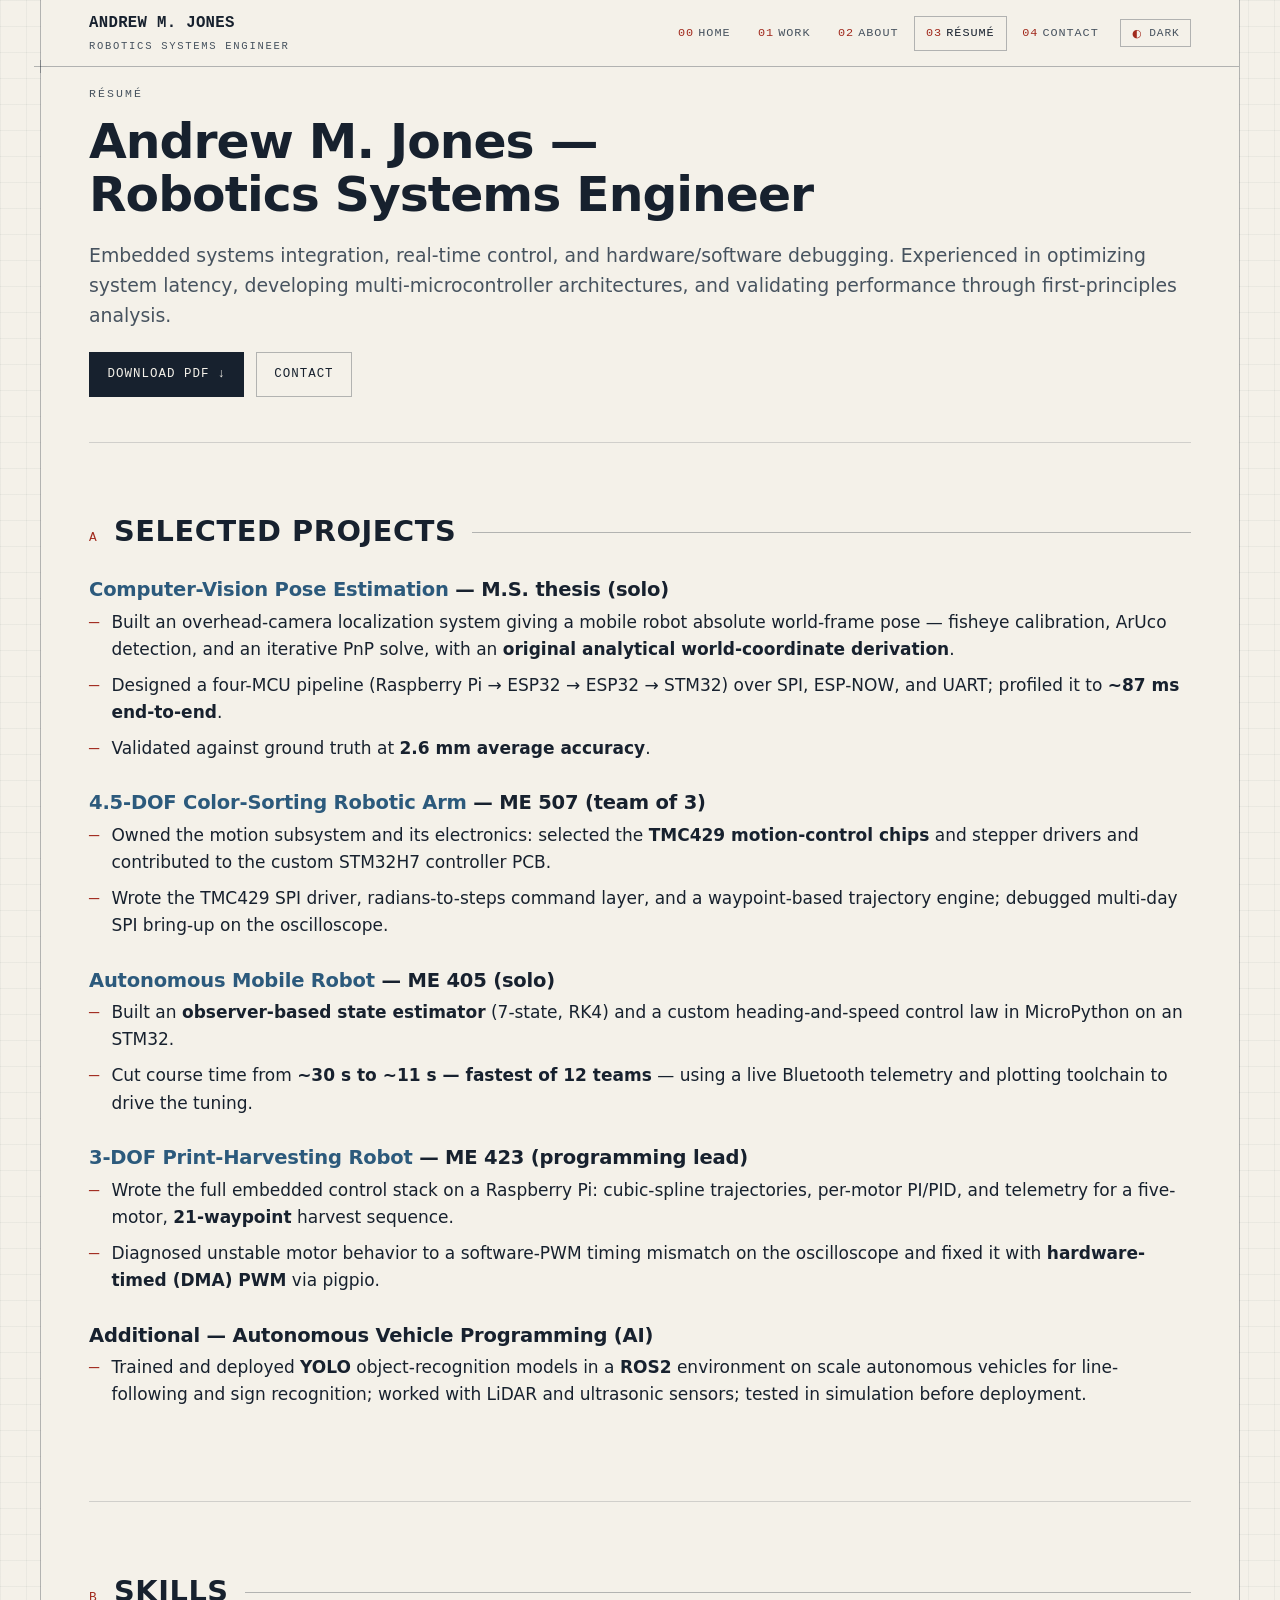
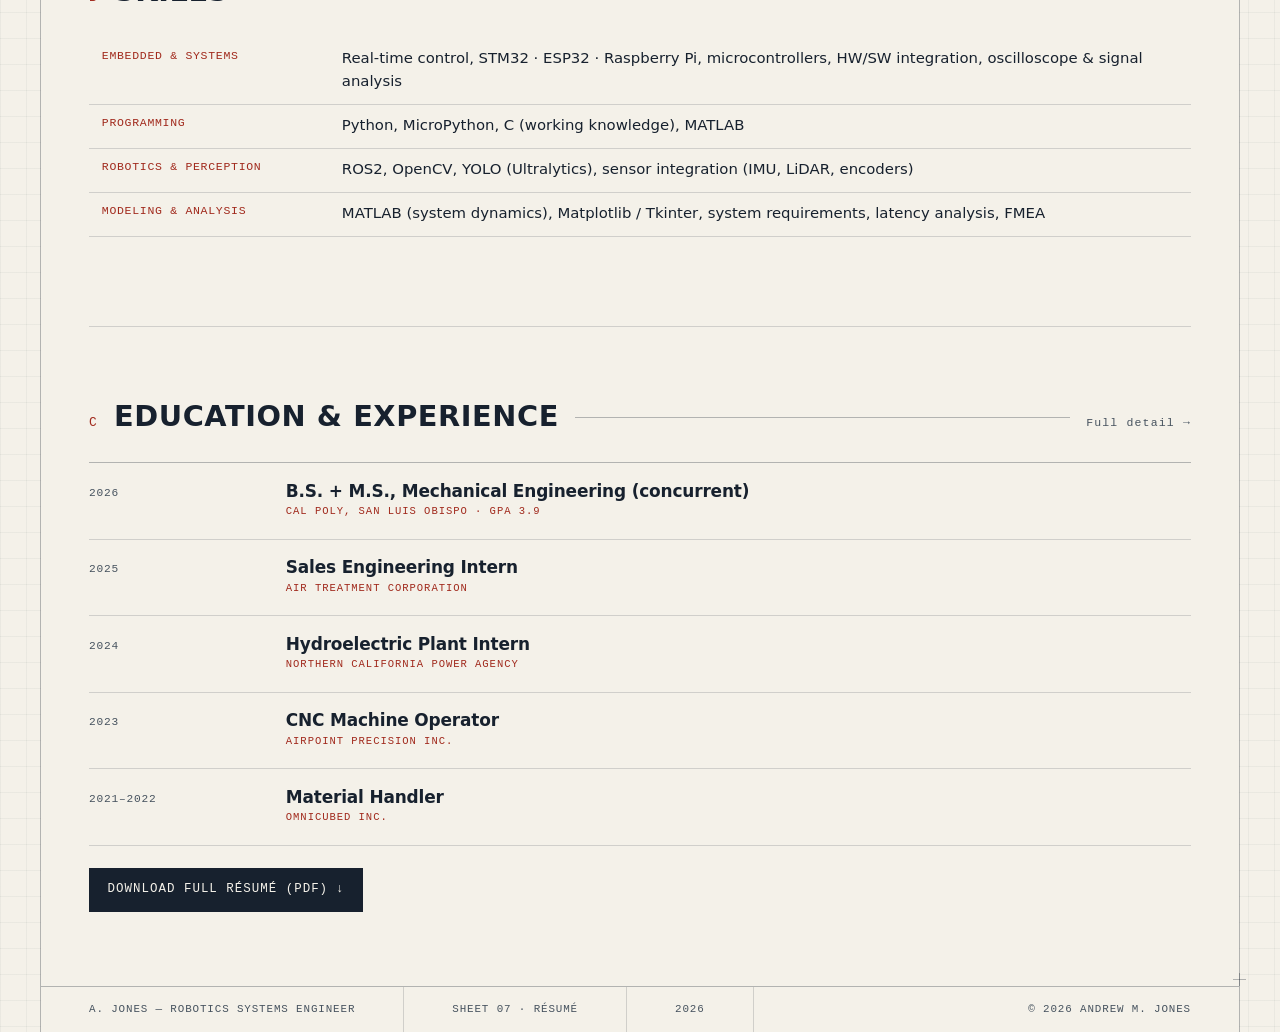
<file: resume.html>
<!doctype html>
<html lang="en">
<head>
  <meta charset="utf-8" />
  <meta name="viewport" content="width=device-width, initial-scale=1" />
  <title>Résumé — Andrew M. Jones</title>
  <meta name="description" content="Résumé of Andrew M. Jones, robotics systems engineer — embedded systems, real-time control, and hardware/software debugging. Downloadable PDF plus a skimmable on-page summary." />
  <link rel="icon" href="favicon.svg" type="image/svg+xml" />
  <link rel="apple-touch-icon" href="apple-touch-icon.png" />
  <link rel="stylesheet" href="assets/css/site.css" />
  <script>
    (function () { try { var t = localStorage.getItem("theme"); if (t === "dark" || t === "light") document.documentElement.setAttribute("data-theme", t); } catch (e) {} })();
  </script>
  <script defer src="assets/js/site.js"></script>
</head>
<body>
  <a class="skip-link" href="#main">Skip to content</a>

  <div class="sheet">
    <header class="titleblock">
      <div class="tb-id">
        <a class="tb-name" href="index.html" style="text-decoration:none">Andrew M. Jones</a>
        <span class="tb-role">Robotics Systems Engineer</span>
      </div>
      <nav class="tb-nav" aria-label="Primary">
        <a href="index.html"><span class="n">00</span>Home</a>
        <a href="index.html#work"><span class="n">01</span>Work</a>
        <a href="about.html"><span class="n">02</span>About</a>
        <a href="resume.html" aria-current="page"><span class="n">03</span>Résumé</a>
        <a href="contact.html"><span class="n">04</span>Contact</a>
        <button class="tt" type="button" data-theme-toggle aria-pressed="false" title="Toggle light / dark">
          <span class="tt-ico" aria-hidden="true">◐</span><span class="tt-label">Dark</span>
        </button>
      </nav>
    </header>

    <main id="main" class="wrap">

      <!-- ===== INTRO + DOWNLOAD ===== -->
      <section class="proj-hero">
        <span class="eyebrow">Résumé</span>
        <h1>Andrew M. Jones — Robotics Systems Engineer</h1>
        <p class="lede">
          Embedded systems integration, real-time control, and hardware/software debugging. Experienced in optimizing
          system latency, developing multi-microcontroller architectures, and validating performance through
          first-principles analysis.
        </p>
        <div class="dl-row">
          <a class="btn primary" href="assets/docs/andrew-jones-resume.pdf">Download PDF <span class="arw" aria-hidden="true">↓</span></a>
          <a class="btn" href="contact.html">Contact</a>
        </div>
      </section>

      <!-- ===== A · SELECTED PROJECTS ===== -->
      <section class="section" aria-labelledby="a-h">
        <div class="section-head">
          <span class="section-num">A</span>
          <h2 class="section-title" id="a-h">Selected projects</h2>
          <span class="section-rule" aria-hidden="true"></span>
        </div>
        <div class="prose">
          <h3><a href="pose-estimation.html">Computer-Vision Pose Estimation</a> — M.S. thesis (solo)</h3>
          <ul>
            <li>Built an overhead-camera localization system giving a mobile robot absolute world-frame pose — fisheye calibration, ArUco detection, and an iterative PnP solve, with an <strong>original analytical world-coordinate derivation</strong>.</li>
            <li>Designed a four-MCU pipeline (Raspberry&nbsp;Pi → ESP32 → ESP32 → STM32) over SPI, ESP-NOW, and UART; profiled it to <strong>~87&nbsp;ms end-to-end</strong>.</li>
            <li>Validated against ground truth at <strong>2.6&nbsp;mm average accuracy</strong>.</li>
          </ul>

          <h3><a href="robotic-arm.html">4.5-DOF Color-Sorting Robotic Arm</a> — ME 507 (team of 3)</h3>
          <ul>
            <li>Owned the motion subsystem and its electronics: selected the <strong>TMC429 motion-control chips</strong> and stepper drivers and contributed to the custom STM32H7 controller PCB.</li>
            <li>Wrote the TMC429 SPI driver, radians-to-steps command layer, and a waypoint-based trajectory engine; debugged multi-day SPI bring-up on the oscilloscope.</li>
          </ul>

          <h3><a href="autonomous-mobile-robot.html">Autonomous Mobile Robot</a> — ME 405 (solo)</h3>
          <ul>
            <li>Built an <strong>observer-based state estimator</strong> (7-state, RK4) and a custom heading-and-speed control law in MicroPython on an STM32.</li>
            <li>Cut course time from <strong>~30&nbsp;s to ~11&nbsp;s — fastest of 12 teams</strong> — using a live Bluetooth telemetry and plotting toolchain to drive the tuning.</li>
          </ul>

          <h3><a href="harvester.html">3-DOF Print-Harvesting Robot</a> — ME 423 (programming lead)</h3>
          <ul>
            <li>Wrote the full embedded control stack on a Raspberry&nbsp;Pi: cubic-spline trajectories, per-motor PI/PID, and telemetry for a five-motor, <strong>21-waypoint</strong> harvest sequence.</li>
            <li>Diagnosed unstable motor behavior to a software-PWM timing mismatch on the oscilloscope and fixed it with <strong>hardware-timed (DMA) PWM</strong> via pigpio.</li>
          </ul>

          <h3>Additional — Autonomous Vehicle Programming (AI)</h3>
          <ul>
            <li>Trained and deployed <strong>YOLO</strong> object-recognition models in a <strong>ROS2</strong> environment on scale autonomous vehicles for line-following and sign recognition; worked with LiDAR and ultrasonic sensors; tested in simulation before deployment.</li>
          </ul>
        </div>
      </section>

      <!-- ===== B · SKILLS ===== -->
      <section class="section" aria-labelledby="b-h">
        <div class="section-head">
          <span class="section-num">B</span>
          <h2 class="section-title" id="b-h">Skills</h2>
          <span class="section-rule" aria-hidden="true"></span>
        </div>
        <table class="spec-table matrix">
          <tbody>
            <tr><td>Embedded &amp; systems</td><td>Real-time control, STM32 · ESP32 · Raspberry Pi, microcontrollers, HW/SW integration, oscilloscope &amp; signal analysis</td></tr>
            <tr><td>Programming</td><td>Python, MicroPython, C (working knowledge), MATLAB</td></tr>
            <tr><td>Robotics &amp; perception</td><td>ROS2, OpenCV, YOLO (Ultralytics), sensor integration (IMU, LiDAR, encoders)</td></tr>
            <tr><td>Modeling &amp; analysis</td><td>MATLAB (system dynamics), Matplotlib / Tkinter, system requirements, latency analysis, FMEA</td></tr>
          </tbody>
        </table>
      </section>

      <!-- ===== C · EDUCATION & EXPERIENCE ===== -->
      <section class="section" aria-labelledby="c-h">
        <div class="section-head">
          <span class="section-num">C</span>
          <h2 class="section-title" id="c-h">Education &amp; experience</h2>
          <span class="section-rule" aria-hidden="true"></span>
          <a class="section-meta" href="about.html">Full detail →</a>
        </div>
        <div class="timeline">
          <div class="item">
            <div class="when">2026</div>
            <div class="what"><h3>B.S. + M.S., Mechanical Engineering (concurrent)</h3><div class="org">Cal Poly, San Luis Obispo · GPA 3.9</div></div>
          </div>
          <div class="item">
            <div class="when">2025</div>
            <div class="what"><h3>Sales Engineering Intern</h3><div class="org">Air Treatment Corporation</div></div>
          </div>
          <div class="item">
            <div class="when">2024</div>
            <div class="what"><h3>Hydroelectric Plant Intern</h3><div class="org">Northern California Power Agency</div></div>
          </div>
          <div class="item">
            <div class="when">2023</div>
            <div class="what"><h3>CNC Machine Operator</h3><div class="org">AirPoint Precision Inc.</div></div>
          </div>
          <div class="item">
            <div class="when">2021–2022</div>
            <div class="what"><h3>Material Handler</h3><div class="org">OmniCubed Inc.</div></div>
          </div>
        </div>
        <div class="dl-row">
          <a class="btn primary" href="assets/docs/andrew-jones-resume.pdf">Download full résumé (PDF) <span class="arw" aria-hidden="true">↓</span></a>
        </div>
      </section>

    </main>

    <footer class="footer-tb">
      <span class="cell">A. Jones — Robotics Systems Engineer</span>
      <span class="cell">Sheet 07 · Résumé</span>
      <span class="cell">2026</span>
      <span class="cell">© <span id="year"></span> Andrew M. Jones</span>
    </footer>
  </div>
</body>
</html>
</file>
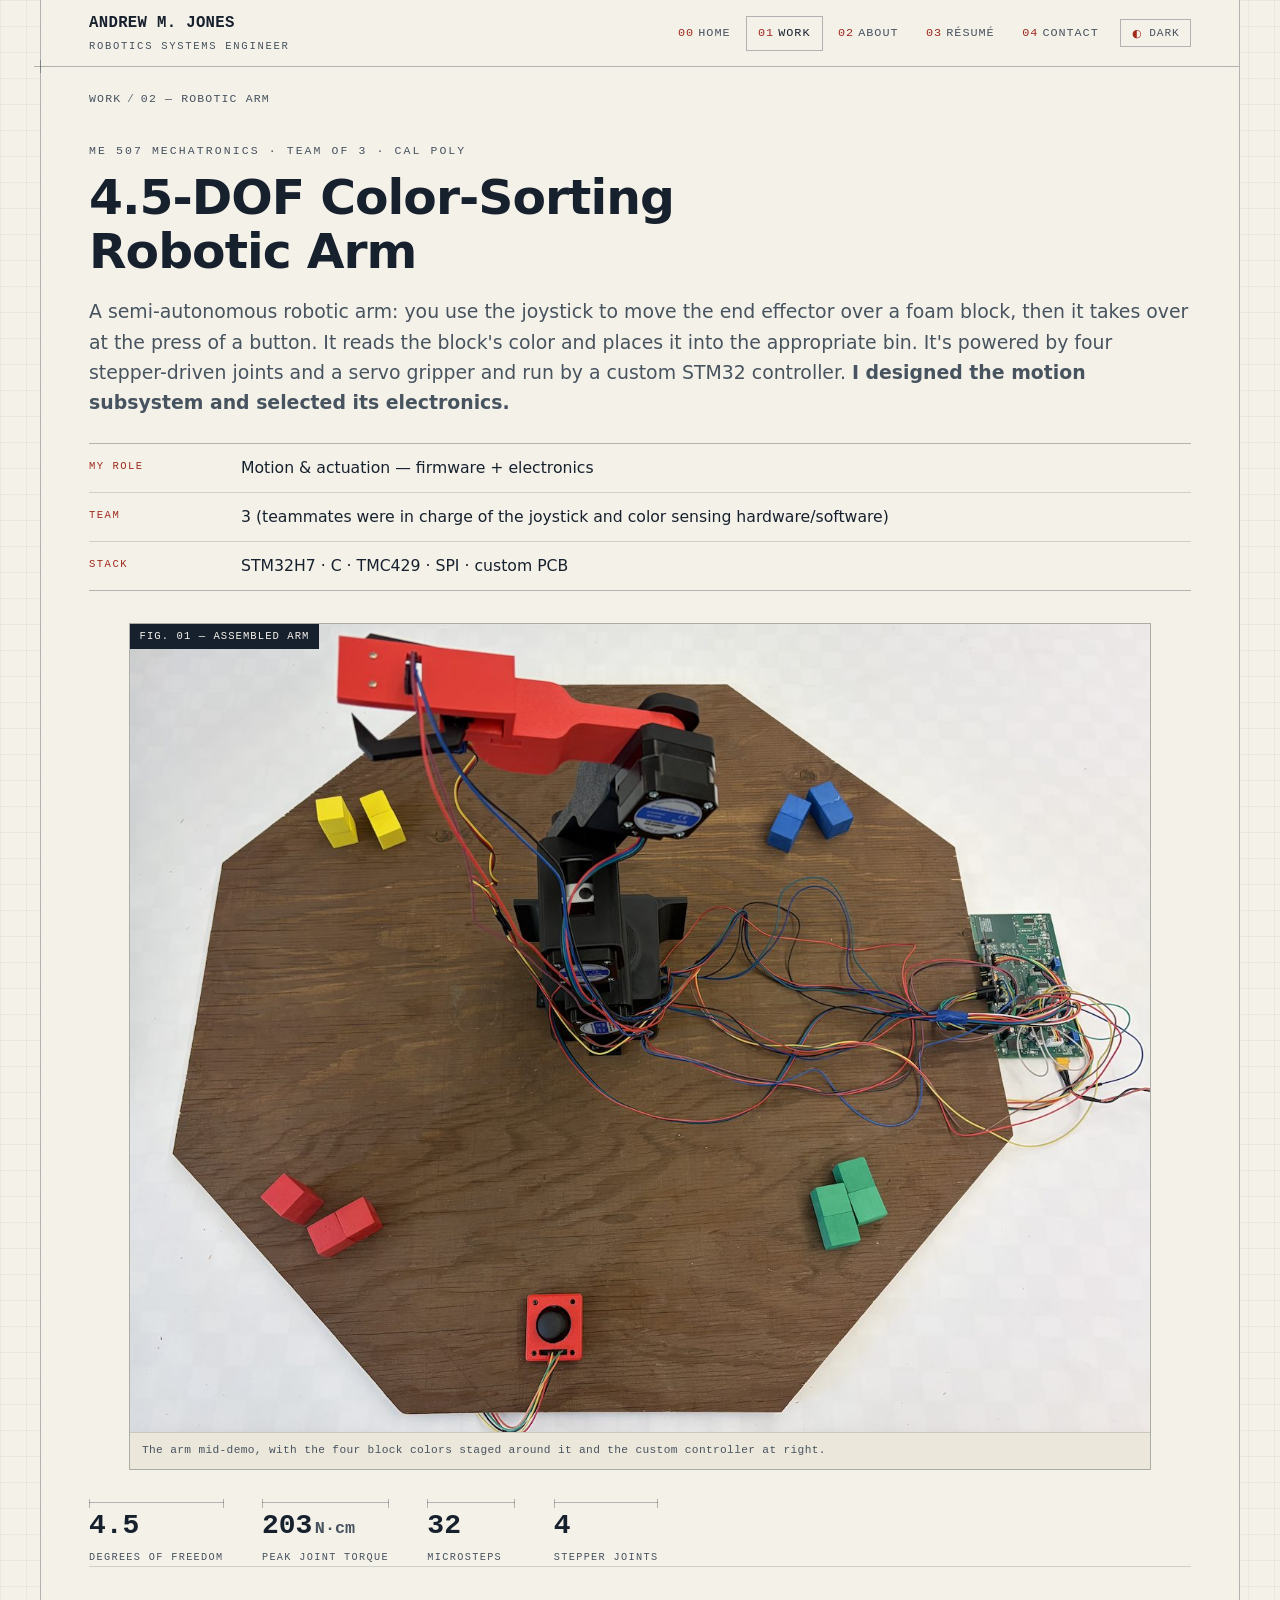
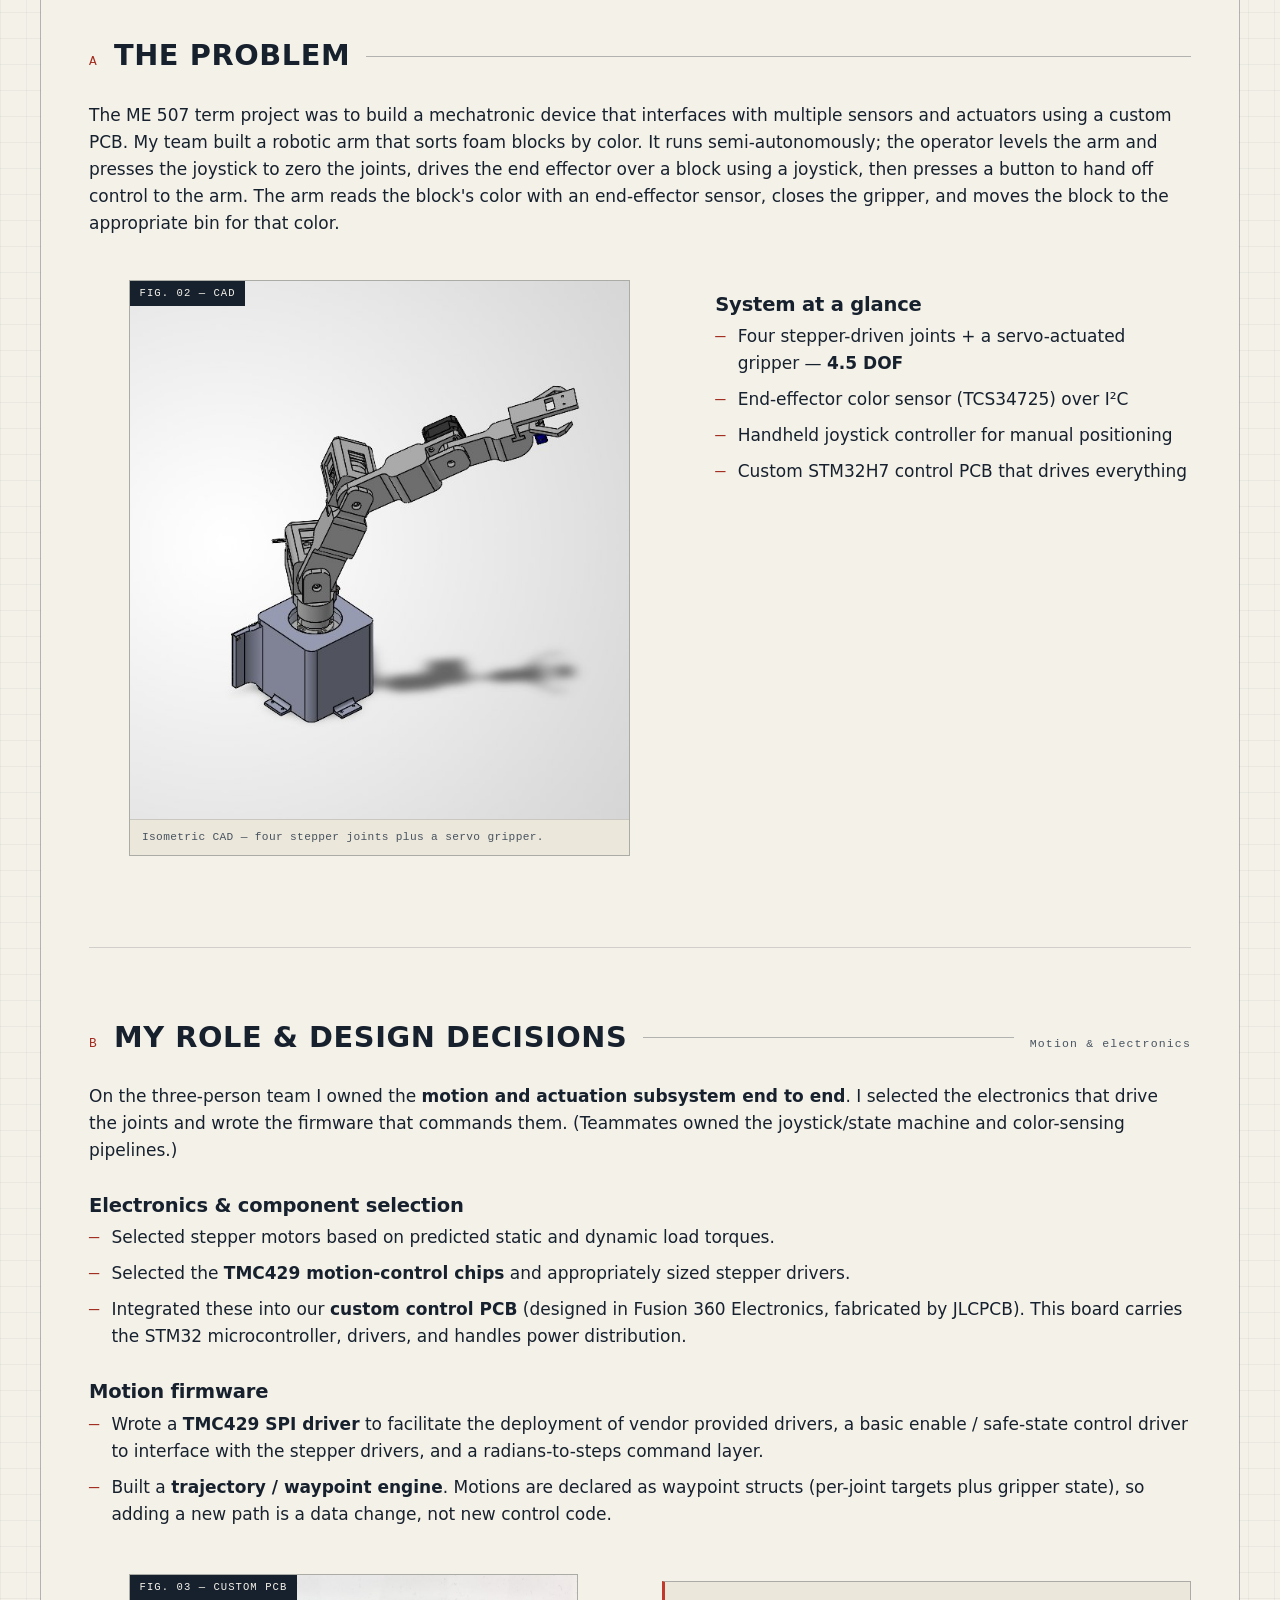
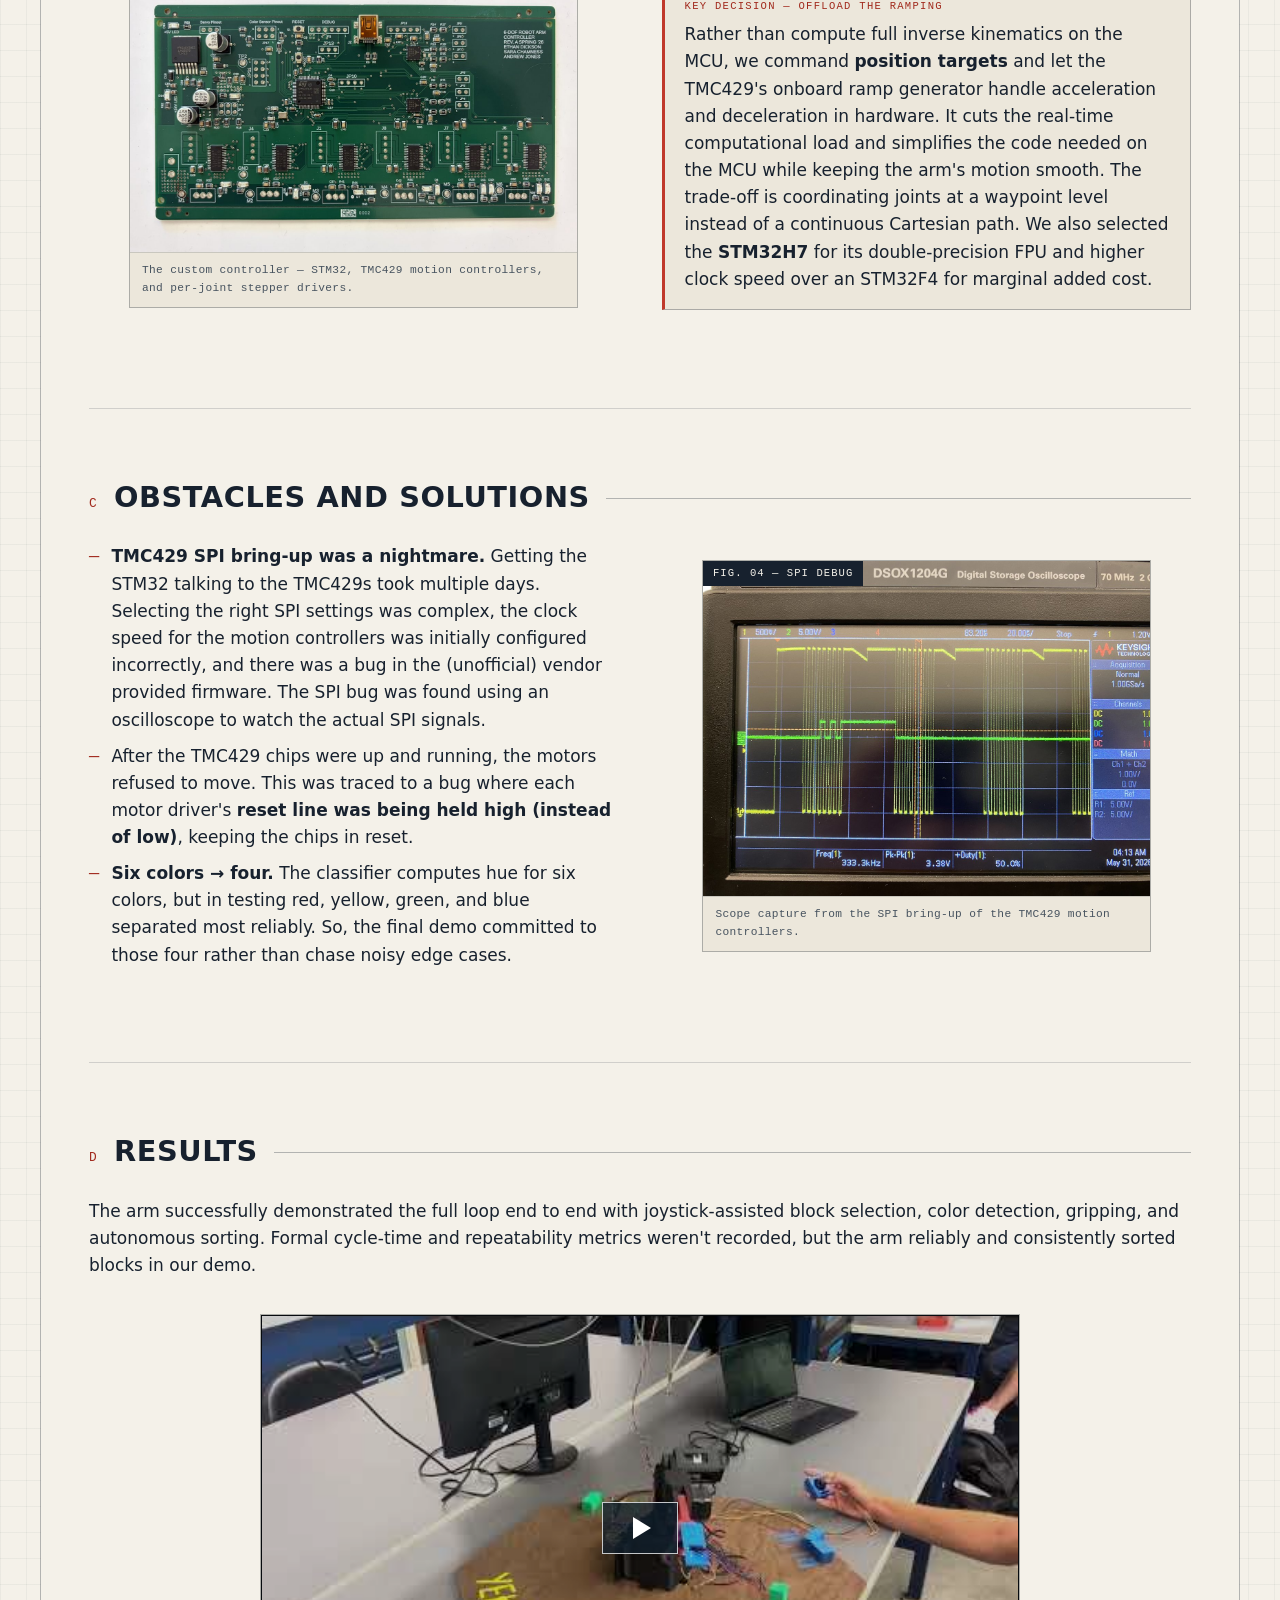
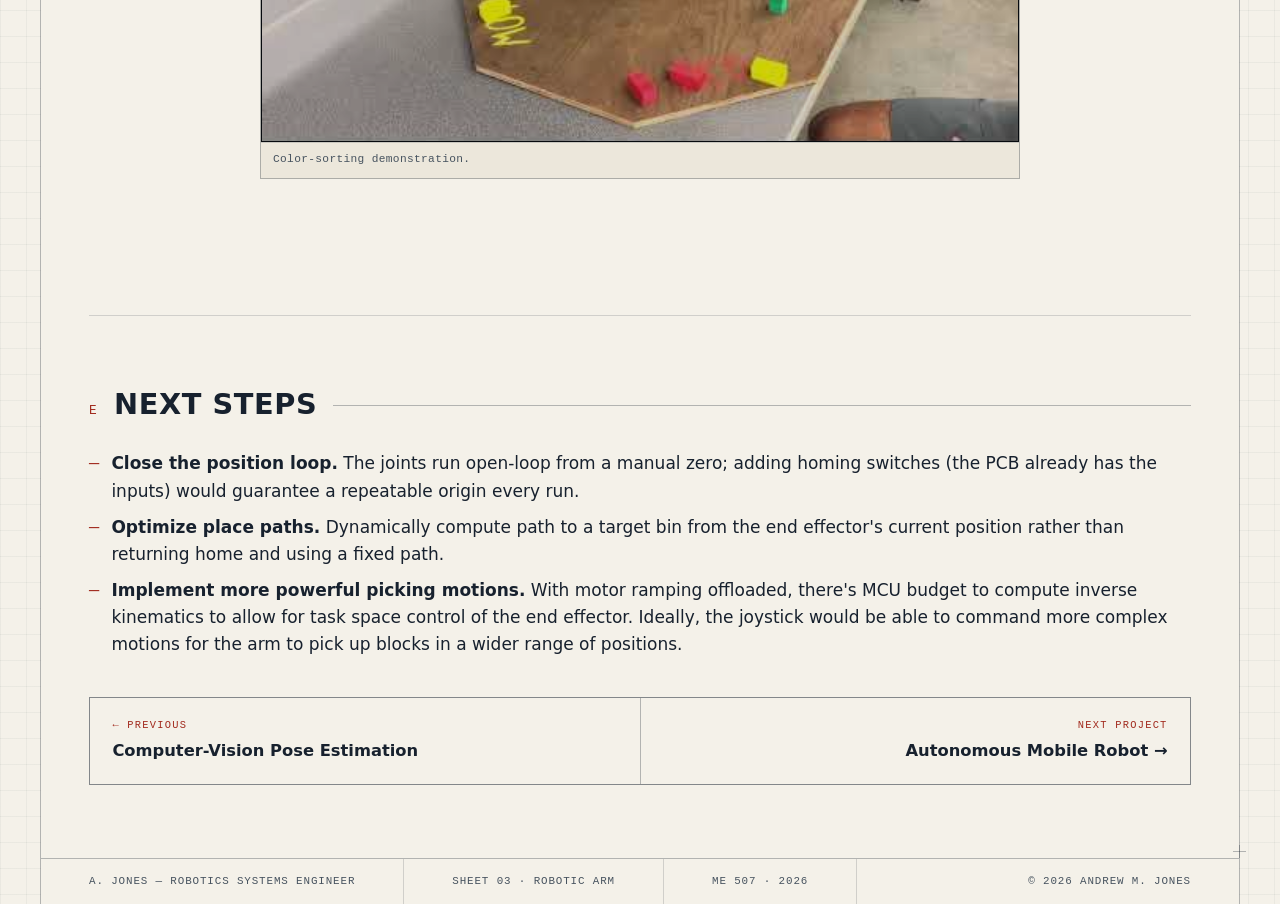
<file: robotic-arm.html>
<!doctype html>
<html lang="en">
<head>
  <meta charset="utf-8" />
  <meta name="viewport" content="width=device-width, initial-scale=1" />
  <title>4.5-DOF Color-Sorting Robotic Arm — Andrew M. Jones</title>
  <meta name="description" content="ME 507 mechatronics: a semi-autonomous 4.5-DOF arm that reads a block's color and sorts it. I owned the motion subsystem and its electronics — TMC429 motion control, stepper drivers, a custom STM32 PCB, and the trajectory engine." />
  <link rel="icon" href="favicon.svg" type="image/svg+xml" />
  <link rel="apple-touch-icon" href="apple-touch-icon.png" />
  <link rel="stylesheet" href="assets/css/site.css" />
  <script>
    (function () { try { var t = localStorage.getItem("theme"); if (t === "dark" || t === "light") document.documentElement.setAttribute("data-theme", t); } catch (e) {} })();
  </script>
  <script defer src="assets/js/site.js"></script>
</head>
<body>
  <a class="skip-link" href="#main">Skip to content</a>

  <div class="sheet">
    <header class="titleblock">
      <div class="tb-id">
        <a class="tb-name" href="index.html" style="text-decoration:none">Andrew M. Jones</a>
        <span class="tb-role">Robotics Systems Engineer</span>
      </div>
      <nav class="tb-nav" aria-label="Primary">
        <a href="index.html"><span class="n">00</span>Home</a>
        <a href="index.html#work" aria-current="page"><span class="n">01</span>Work</a>
        <a href="about.html"><span class="n">02</span>About</a>
        <a href="resume.html"><span class="n">03</span>Résumé</a>
        <a href="contact.html"><span class="n">04</span>Contact</a>
        <button class="tt" type="button" data-theme-toggle aria-pressed="false" title="Toggle light / dark">
          <span class="tt-ico" aria-hidden="true">◐</span><span class="tt-label">Dark</span>
        </button>
      </nav>
    </header>

    <main id="main" class="wrap">

      <p class="breadcrumb"><a href="index.html#work">Work</a><span class="sep">/</span>02 — Robotic Arm</p>

      <!-- ===== HERO ===== -->
      <section class="proj-hero">
        <span class="eyebrow">ME 507 Mechatronics · Team of 3 · Cal Poly</span>
        <h1>4.5-DOF Color-Sorting Robotic Arm</h1>
        <p class="lede">
          A semi-autonomous robotic arm: you use the joystick to move the end effector over a foam block, then it takes over at the press of a button. It reads the
          block's color and places it into the appropriate bin. It's powered by four stepper-driven joints and a servo gripper and run by a
          custom STM32 controller. <strong>I designed the motion subsystem and selected its electronics.</strong>
        </p>
        <dl class="spec-block">
          <div class="row"><dt>My role</dt><dd>Motion &amp; actuation — firmware + electronics</dd></div>
          <div class="row"><dt>Team</dt><dd>3 (teammates were in charge of the joystick and color sensing hardware/software)</dd></div>
          <div class="row"><dt>Stack</dt><dd>STM32H7 · C · TMC429 · SPI · custom PCB</dd></div>
        </dl>

        <figure class="figure proj-hero-fig" style="margin-top:2rem">
          <span class="figtag">Fig. 01 — Assembled arm</span>
          <img src="assets/img/robotic-arm/arm-hero.jpg" width="1396" height="1106"
               alt="Top-down view of the assembled robotic arm on a wooden board surrounded by pairs of red, yellow, green, and blue foam blocks, with the green control PCB at right." />
          <figcaption>The arm mid-demo, with the four block colors staged around it and the custom controller at right.</figcaption>
        </figure>

        <div class="metrics" style="margin-top:2rem" aria-label="Headline specs">
          <div class="metric"><span class="val">4.5</span><span class="lbl">Degrees of freedom</span></div>
          <div class="metric"><span class="val">203<span class="unit">N·cm</span></span><span class="lbl">Peak joint torque</span></div>
          <div class="metric"><span class="val">32</span><span class="lbl">Microsteps</span></div>
          <div class="metric"><span class="val">4</span><span class="lbl">Stepper joints</span></div>
        </div>

      <!-- ===== A · PROBLEM ===== -->
      <section class="section" aria-labelledby="a-h">
        <div class="section-head">
          <span class="section-num">A</span>
          <h2 class="section-title" id="a-h">The problem</h2>
          <span class="section-rule" aria-hidden="true"></span>
        </div>
        <div class="prose">
          <p>
            The ME 507 term project was to build a mechatronic device that interfaces with multiple sensors and actuators using a custom PCB.
            My team built a robotic arm that sorts foam blocks by color. It runs semi-autonomously; the operator
            levels the arm and presses the joystick to zero the joints, drives the end effector over a block using a joystick, then presses a
            button to hand off control to the arm. The arm reads the block's color with an end-effector sensor, closes the gripper,
            and moves the block to the appropriate bin for that color.
          </p>
          <div class="split narrow" style="margin-top:1.6rem">
            <figure class="figure">
              <span class="figtag">Fig. 02 — CAD</span>
              <img src="assets/img/robotic-arm/arm-cad.jpg" width="652" height="702" loading="lazy"
                   alt="Isometric CAD render of the four-joint robotic arm with a gripper end effector mounted on a boxy base." />
              <figcaption>Isometric CAD — four stepper joints plus a servo gripper.</figcaption>
            </figure>
            <div class="prose">
              <h3>System at a glance</h3>
              <ul>
                <li>Four stepper-driven joints + a servo-actuated gripper — <strong>4.5 DOF</strong></li>
                <li>End-effector color sensor (TCS34725) over I²C</li>
                <li>Handheld joystick controller for manual positioning</li>
                <li>Custom STM32H7 control PCB that drives everything</li>
              </ul>
            </div>
          </div>
        </div>
      </section>

      <!-- ===== B · ROLE & DECISIONS ===== -->
      <section class="section" aria-labelledby="b-h">
        <div class="section-head">
          <span class="section-num">B</span>
          <h2 class="section-title" id="b-h">My role &amp; design decisions</h2>
          <span class="section-rule" aria-hidden="true"></span>
          <span class="section-meta">Motion &amp; electronics</span>
        </div>
        <div class="prose">
          <p>
            On the three-person team I owned the <strong>motion and actuation subsystem end to end</strong>. I selected the electronics
            that drive the joints and wrote the firmware that commands them. (Teammates owned the joystick/state machine and
            color-sensing pipelines.)
          </p>
          <h3>Electronics &amp; component selection</h3>
          <ul>
            <li>Selected stepper motors based on predicted static and dynamic load torques.</li>
            <li>Selected the <strong>TMC429 motion-control chips</strong> and appropriately sized stepper drivers.</li>
            <li>Integrated these into our <strong>custom control PCB</strong> (designed in Fusion 360 Electronics, fabricated by JLCPCB). This board carries the STM32 microcontroller, drivers, and handles power distribution.</li>
          </ul>
          <h3>Motion firmware</h3>
          <ul>
            <li>Wrote a <strong>TMC429 SPI driver</strong> to facilitate the deployment of vendor provided drivers, a basic enable / safe-state control driver to interface with the stepper drivers, and a radians-to-steps command layer.</li>
            <li>Built a <strong>trajectory / waypoint engine</strong>. Motions are declared as waypoint structs (per-joint targets plus gripper state), so adding a new path is a data change, not new control code.</li>
          </ul>
        </div>

        <div class="split" style="margin-top:1.8rem">
          <figure class="figure">
            <span class="figtag">Fig. 03 — Custom PCB</span>
            <img src="assets/img/robotic-arm/arm-pcb.jpg" width="1300" height="807" loading="lazy"
                 alt="The custom green control PCB, silkscreen reading '6-DOF Robot Arm Controller', with the STM32 microcontroller, motion-control chips, and per-motor driver ICs populated." />
            <figcaption>The custom controller — STM32, TMC429 motion controllers, and per-joint stepper drivers.</figcaption>
          </figure>
          <div class="note">
            <span class="note-k">Key decision — offload the ramping</span>
            <p>
              Rather than compute full inverse kinematics on the MCU, we command <strong>position targets</strong> and let the
              TMC429's onboard ramp generator handle acceleration and deceleration in hardware. It cuts the real-time
              computational load and simplifies the code needed on the MCU while keeping the arm's motion smooth. The trade-off is coordinating joints at a waypoint level instead of
              a continuous Cartesian path. We also selected the <strong>STM32H7</strong> for its double-precision FPU and higher clock speed
              over an STM32F4 for marginal added cost.
            </p>
          </div>
        </div>
      </section>

      <!-- ===== C · ITERATION ===== -->
      <section class="section" aria-labelledby="c-h">
        <div class="section-head">
          <span class="section-num">C</span>
          <h2 class="section-title" id="c-h">Obstacles and Solutions</h2>
          <span class="section-rule" aria-hidden="true"></span>
        </div>
        <div class="split" style="margin-top:0.4rem">
          <div class="prose">
            <ul>
              <li><strong>TMC429 SPI bring-up was a nightmare.</strong> Getting the STM32 talking to the TMC429s took multiple days. Selecting the right SPI settings was complex, the clock speed for the motion controllers was initially configured incorrectly, and there was a bug in the (unofficial) vendor provided firmware. The SPI bug was found using an oscilloscope to watch the actual SPI signals.
              <li>After the TMC429 chips were up and running, the motors refused to move. This was traced to a bug where each motor driver's <strong>reset line was being held high (instead of low)</strong>, keeping the chips in reset.</li>
              <li><strong>Six colors → four.</strong> The classifier computes hue for six colors, but in testing red, yellow, green, and blue separated most reliably. So, the final demo committed to those four rather than chase noisy edge cases.</li>

            </ul>
          </div>
          <figure class="figure">
            <span class="figtag">Fig. 04 — SPI debug</span>
            <img src="assets/img/robotic-arm/arm-scope.jpg" width="1300" height="975" loading="lazy"
                 alt="Oscilloscope screen capturing a digital signal on the SPI bus during bring-up of the motion-control chips." />
            <figcaption>Scope capture from the SPI bring-up of the TMC429 motion controllers.</figcaption>
          </figure>
        </div>
      </section>

      <!-- ===== D · RESULTS ===== -->
      <section class="section" aria-labelledby="d-h">
        <div class="section-head">
          <span class="section-num">D</span>
          <h2 class="section-title" id="d-h">Results</h2>
          <span class="section-rule" aria-hidden="true"></span>
        </div>
        <div class="prose">
          <p>
            The arm successfully demonstrated the full loop end to end with joystick-assisted block selection, color detection,
            gripping, and autonomous sorting. Formal cycle-time and repeatability metrics weren't recorded, but the arm reliably and
            consistently sorted blocks in our demo.
          </p>
        </div>

        <figure class="figure mid" style="margin-top:2.2rem">
          <span class="figtag">Demo — RGB sort</span>
          <div class="video" data-yt="tl6NA75vG2Q" role="button" tabindex="0" aria-label="Play the RGB color-sorting demo video">
            <img src="assets/img/robotic-arm/yt-xEQVzRaxtds.jpg" width="480" height="360" loading="lazy" alt="Video thumbnail: the robotic arm sorting colored blocks." />
            <span class="play" aria-hidden="true"></span>
          </div>
          <figcaption>Color-sorting demonstration.</figcaption>
        </figure>
      </section>

      </section>

      <!-- ===== E · NEXT ===== -->
      <section class="section" aria-labelledby="e-h">
        <div class="section-head">
          <span class="section-num">E</span>
          <h2 class="section-title" id="e-h">Next Steps</h2>
          <span class="section-rule" aria-hidden="true"></span>
        </div>
        <div class="prose">
          <ul>
            <li><strong>Close the position loop.</strong> The joints run open-loop from a manual zero; adding homing switches (the PCB already has the inputs) would guarantee a repeatable origin every run.</li>
            <li><strong>Optimize place paths.</strong> Dynamically compute path to a target bin from the end effector's current position rather than returning home and using a fixed path.</li>
            <li><strong>Implement more powerful picking motions.</strong> With motor ramping offloaded, there's MCU budget to compute inverse kinematics to allow for task space control of the end effector. Ideally, the joystick would be able to command more complex motions for the arm to pick up blocks in a wider range of positions.</li>
          </ul>
        </div>

        <nav class="proj-nav" aria-label="More projects">
          <a href="pose-estimation.html"><span class="dir">← Previous</span><span class="t">Computer-Vision Pose Estimation</span></a>
          <a class="next" href="autonomous-mobile-robot.html"><span class="dir">Next project</span><span class="t">Autonomous Mobile Robot →</span></a>
        </nav>
      </section>

    </main>

    <footer class="footer-tb">
      <span class="cell">A. Jones — Robotics Systems Engineer</span>
      <span class="cell">Sheet 03 · Robotic Arm</span>
      <span class="cell">ME 507 · 2026</span>
      <span class="cell">© <span id="year"></span> Andrew M. Jones</span>
    </footer>
  </div>
</body>
</html>
</file>
<file: assets/css/site.css>
/* ============================================================================
   Andrew M. Jones — Portfolio
   Design system: "Engineering Drawing / Title Block"
   Plain CSS, no framework, no build step.
   ========================================================================== */

/* ---- Tokens ---------------------------------------------------------------
   Light "paper" is the primary identity; dark "blueprint" via prefers-color-scheme
   and an explicit [data-theme] override so a future toggle can win both ways.    */
:root {
  --paper:      #f4f1e9;
  --paper-2:    #ece7db;
  --paper-3:    #e2dccb;
  --ink:        #17212e;
  --ink-2:      #47535f;
  --ink-3:      #6d7681;
  --line:       rgba(23, 33, 46, 0.16);
  --line-2:     rgba(23, 33, 46, 0.30);
  --grid:       rgba(23, 33, 46, 0.045);
  --accent:     #c0392b;   /* drafting red */
  --accent-ink: #a12a1d;   /* red that passes AA on paper for text */
  --blue:       #2c5a7c;

  --font-sans: "Helvetica Neue", "Segoe UI", system-ui, -apple-system, Roboto, Arial, sans-serif;
  --font-mono: ui-monospace, "Cascadia Code", "SF Mono", "Segoe UI Mono", Consolas, "Liberation Mono", monospace;

  --wrap: 1200px;
  --pad: clamp(1.1rem, 4vw, 3rem);
  --frame: 10px;
}

@media (prefers-color-scheme: dark) {
  :root:not([data-theme="light"]) {
    --paper:      #0e1520;
    --paper-2:    #131c29;
    --paper-3:    #182231;
    --ink:        #e6ecf3;
    --ink-2:      #a4b0be;
    --ink-3:      #788593;
    --line:       rgba(206, 223, 241, 0.15);
    --line-2:     rgba(206, 223, 241, 0.28);
    --grid:       rgba(150, 190, 230, 0.06);
    --accent:     #e4572e;
    --accent-ink: #f0774e;
    --blue:       #6fb4e0;
  }
}
/* explicit overrides so a data-theme attribute always wins */
:root[data-theme="dark"] {
  --paper: #0e1520; --paper-2: #131c29; --paper-3: #182231;
  --ink: #e6ecf3; --ink-2: #a4b0be; --ink-3: #788593;
  --line: rgba(206,223,241,0.15); --line-2: rgba(206,223,241,0.28);
  --grid: rgba(150,190,230,0.06); --accent: #e4572e; --accent-ink: #f0774e; --blue: #6fb4e0;
}
:root[data-theme="light"] {
  --paper: #f4f1e9; --paper-2: #ece7db; --paper-3: #e2dccb;
  --ink: #17212e; --ink-2: #47535f; --ink-3: #6d7681;
  --line: rgba(23,33,46,0.16); --line-2: rgba(23,33,46,0.30);
  --grid: rgba(23,33,46,0.045); --accent: #c0392b; --accent-ink: #a12a1d; --blue: #2c5a7c;
}

/* ---- Reset / base --------------------------------------------------------- */
*, *::before, *::after { box-sizing: border-box; }
html { -webkit-text-size-adjust: 100%; scroll-behavior: smooth; }
@media (prefers-reduced-motion: reduce) {
  html { scroll-behavior: auto; }
  *, *::before, *::after { animation-duration: 0.001ms !important; transition-duration: 0.001ms !important; }
}
body {
  margin: 0;
  font-family: var(--font-sans);
  font-size: 17px;
  line-height: 1.6;
  color: var(--ink);
  background-color: var(--paper);
  background-image:
    linear-gradient(var(--grid) 1px, transparent 1px),
    linear-gradient(90deg, var(--grid) 1px, transparent 1px);
  background-size: 26px 26px, 26px 26px;
  -webkit-font-smoothing: antialiased;
}
img, svg { max-width: 100%; height: auto; display: block; }
a { color: var(--blue); text-decoration: none; }
a:hover { color: var(--accent-ink); }
h1, h2, h3, h4 { font-weight: 650; line-height: 1.1; letter-spacing: -0.01em; margin: 0; }
p { margin: 0 0 1rem; }

/* Keyboard focus */
:focus-visible { outline: 2px solid var(--accent); outline-offset: 2px; }

.skip-link {
  position: absolute; left: -9999px; top: 0; z-index: 100;
  background: var(--ink); color: var(--paper); padding: 0.6rem 1rem;
  font-family: var(--font-mono); font-size: 0.8rem;
}
.skip-link:focus { left: 0; }

/* ---- Monospace label helpers --------------------------------------------- */
.mono { font-family: var(--font-mono); }
.eyebrow, .label {
  font-family: var(--font-mono);
  font-size: 0.72rem;
  text-transform: uppercase;
  letter-spacing: 0.18em;
  color: var(--ink-2);
}
.accent { color: var(--accent-ink); }
.muted { color: var(--ink-2); }

/* ---- Sheet frame (the "drawing" the whole site sits on) ------------------- */
.sheet {
  max-width: var(--wrap);
  margin: 0 auto;
  position: relative;
  border-left: 1px solid var(--line-2);
  border-right: 1px solid var(--line-2);
  background:
    linear-gradient(var(--paper), var(--paper)) padding-box;
  min-height: 100vh;
}
/* corner register crosshairs */
.sheet::before, .sheet::after {
  content: ""; position: absolute; width: 13px; height: 13px; pointer-events: none;
  background-image:
    linear-gradient(var(--line-2), var(--line-2)),
    linear-gradient(var(--line-2), var(--line-2));
  background-size: 13px 1px, 1px 13px;
  background-position: center, center;
  background-repeat: no-repeat;
}
.sheet::before { top: 60px; left: -7px; }
.sheet::after  { bottom: 46px; right: -7px; }

.wrap { padding-inline: var(--pad); }

/* ---- Header title block --------------------------------------------------- */
.titleblock {
  position: sticky; top: 0; z-index: 20;
  display: flex; align-items: stretch; justify-content: space-between;
  gap: 1rem; flex-wrap: wrap;
  padding: 0.7rem var(--pad);
  background: color-mix(in srgb, var(--paper) 88%, transparent);
  backdrop-filter: blur(6px);
  border-bottom: 1px solid var(--line-2);
}
.tb-id { display: flex; flex-direction: column; justify-content: center; }
.tb-name {
  font-family: var(--font-mono); font-weight: 700; font-size: 0.98rem;
  letter-spacing: 0.02em; color: var(--ink); text-transform: uppercase;
}
.tb-role {
  font-family: var(--font-mono); font-size: 0.66rem; letter-spacing: 0.16em;
  text-transform: uppercase; color: var(--ink-2); margin-top: 2px;
}
.tb-nav { display: flex; align-items: center; gap: 0.2rem; flex-wrap: wrap; }
.tb-nav a {
  font-family: var(--font-mono); font-size: 0.74rem; letter-spacing: 0.08em;
  text-transform: uppercase; color: var(--ink-2);
  padding: 0.45rem 0.7rem; border: 1px solid transparent;
}
.tb-nav a .n { color: var(--accent-ink); margin-right: 0.35em; }
.tb-nav a:hover { color: var(--ink); border-color: var(--line-2); }
.tb-nav a[aria-current="page"] { color: var(--ink); border-color: var(--line-2); }
.tb-nav .tt { display: inline-flex; align-items: center; gap: 0.4rem; margin-left: 0.4rem; padding: 0.4rem 0.65rem;
  font-family: var(--font-mono); font-size: 0.7rem; letter-spacing: 0.08em; text-transform: uppercase;
  color: var(--ink-2); background: transparent; border: 1px solid var(--line-2); cursor: pointer; }
.tb-nav .tt:hover { color: var(--ink); background: var(--paper-2); }
.tb-nav .tt .tt-ico { color: var(--accent-ink); }

/* ---- Buttons -------------------------------------------------------------- */
.btn {
  display: inline-flex; align-items: center; gap: 0.5rem;
  font-family: var(--font-mono); font-size: 0.78rem; letter-spacing: 0.08em;
  text-transform: uppercase; color: var(--ink);
  padding: 0.7rem 1.1rem; border: 1px solid var(--line-2);
  background: transparent; cursor: pointer; transition: background 0.15s, color 0.15s, border-color 0.15s;
}
.btn:hover { background: var(--ink); color: var(--paper); border-color: var(--ink); }
.btn.primary { background: var(--ink); color: var(--paper); border-color: var(--ink); }
.btn.primary:hover { background: var(--accent); border-color: var(--accent); color: #fff; }
.btn .arw { transition: transform 0.15s; }
.btn:hover .arw { transform: translateX(3px); }

/* ---- Section header (numbered drawing view) ------------------------------- */
.section { padding: clamp(2.6rem, 6vw, 4.6rem) 0; border-top: 1px solid var(--line); }
.section-head { display: flex; align-items: baseline; gap: 1rem; margin-bottom: 1.8rem; }
.section-num { font-family: var(--font-mono); font-size: 0.8rem; color: var(--accent-ink); letter-spacing: 0.1em; }
.section-title { font-size: clamp(1.3rem, 3vw, 1.8rem); text-transform: uppercase; letter-spacing: 0.02em; }
.section-rule { flex: 1; height: 1px; background: var(--line-2); align-self: center; }
.section-meta { font-family: var(--font-mono); font-size: 0.72rem; color: var(--ink-2); letter-spacing: 0.1em; }

/* ---- Hero ----------------------------------------------------------------- */
.hero { padding: clamp(2.4rem, 6vw, 4.4rem) 0 clamp(1.6rem, 4vw, 2.6rem); }
.hero-grid { display: grid; grid-template-columns: 1.05fr 0.95fr; gap: clamp(1.5rem, 4vw, 3rem); align-items: center; }
.hero h1 {
  font-size: clamp(2.1rem, 5.4vw, 3.5rem); line-height: 1.03; margin: 0.7rem 0 1.1rem;
  letter-spacing: -0.02em;
}
.hero h1 .u { color: var(--accent-ink); }
.hero .lede { font-size: clamp(1rem, 1.6vw, 1.12rem); color: var(--ink-2); max-width: 44ch; }
.cta-row { display: flex; flex-wrap: wrap; gap: 0.7rem; margin-top: 1.6rem; }

/* ---- Figure block --------------------------------------------------------- */
.figure { position: relative; border: 1px solid var(--line-2); background: var(--paper-2); }
.figure > img { width: 100%; display: block; }
.figtag {
  position: absolute; top: 0; left: 0;
  font-family: var(--font-mono); font-size: 0.66rem; letter-spacing: 0.1em;
  background: var(--ink); color: var(--paper); padding: 0.25rem 0.6rem; text-transform: uppercase;
}
.figure figcaption {
  font-family: var(--font-mono); font-size: 0.7rem; color: var(--ink-2);
  padding: 0.55rem 0.75rem; border-top: 1px solid var(--line); letter-spacing: 0.03em;
}

/* ---- Figure lightbox (click a figure to enlarge) -------------------------- */
.zoomable { cursor: zoom-in; }
.lightbox {
  position: fixed; inset: 0; z-index: 1000;
  display: flex; align-items: center; justify-content: center;
  padding: clamp(1.4rem, 5vw, 3.5rem);
  background: rgba(23, 33, 46, 0.82);
  -webkit-backdrop-filter: blur(2px);
  backdrop-filter: blur(2px);
}
.lightbox .lightbox-img {
  max-width: 100%; max-height: 100%; width: auto; height: auto;
  object-fit: contain;
  background: #fff;   /* keeps transparent SVG plots legible */
  cursor: default;
}
.lightbox-close {
  position: fixed;
  top: clamp(0.6rem, 2.2vw, 1.3rem);
  right: clamp(0.6rem, 2.2vw, 1.3rem);
  width: 2.5rem; height: 2.5rem;
  display: flex; align-items: center; justify-content: center;
  font-family: var(--font-mono); font-size: 1.5rem; line-height: 1;
  color: #fff; background: rgba(23, 33, 46, 0.6);
  border: 1px solid rgba(255, 255, 255, 0.55);
  cursor: pointer; transition: background 0.15s, border-color 0.15s;
}
.lightbox-close:hover { background: var(--accent); border-color: var(--accent); }

/* ---- Dimension / metric callouts ------------------------------------------ */
.metrics { display: flex; flex-wrap: wrap; gap: clamp(1.2rem, 4vw, 2.4rem); }
.metric { position: relative; padding-top: 0.6rem; border-top: 1px solid var(--line-2); min-width: 88px; }
.metric::before, .metric::after {
  content: ""; position: absolute; top: -4px; width: 1px; height: 9px; background: var(--line-2);
}
.metric::before { left: 0; }
.metric::after { right: 0; }
.metric .val { font-family: var(--font-mono); font-size: clamp(1.35rem, 3vw, 1.75rem); font-weight: 600; color: var(--ink); line-height: 1; }
.metric .val .unit { font-size: 0.6em; color: var(--ink-2); margin-left: 0.15em; }
.metric .lbl { display: block; font-family: var(--font-mono); font-size: 0.64rem; text-transform: uppercase; letter-spacing: 0.13em; color: var(--ink-2); margin-top: 0.5rem; }

/* ---- Featured project card ------------------------------------------------ */
.feature { border: 1px solid var(--line-2); background: var(--paper-2); display: grid; grid-template-columns: 1fr 1fr; }
.feature .fig-side { position: relative; border-right: 1px solid var(--line-2); background: var(--paper-3); }
.feature .fig-side img { width: 100%; height: 100%; object-fit: cover; display: block; }
.feature .body { padding: clamp(1.3rem, 3vw, 2rem); display: flex; flex-direction: column; }
.feature h3 { font-size: clamp(1.4rem, 2.6vw, 1.9rem); margin: 0.5rem 0 0.6rem; }
.feature .role { font-family: var(--font-mono); font-size: 0.7rem; letter-spacing: 0.12em; text-transform: uppercase; color: var(--accent-ink); }
.feature .metrics { margin: 1.3rem 0 1.5rem; }
.feature .btn { align-self: flex-start; margin-top: auto; }

/* ---- Dataflow strip ------------------------------------------------------- */
.dataflow { border: 1px solid var(--line); background: var(--paper-2); padding: 1.2rem 1.4rem; margin-top: 1.6rem; }
.dataflow .label { display: block; margin-bottom: 0.9rem; }
.dataflow img { width: 100%; max-width: 720px; margin: 0 auto; }
:root[data-theme="dark"] .dataflow img,
.dataflow img.invertible { }

/* ---- Dataflow chain (tokenized, matches the drawing aesthetic) ------------ */
.chain { display: flex; align-items: center; flex-wrap: wrap; gap: 0.5rem 0.6rem; margin-top: 1rem; }
.chain .node { border: 1px solid var(--line-2); background: var(--paper); padding: 0.7rem 1rem; text-align: center; flex: 1 1 130px; }
.chain .node .n-name { font-family: var(--font-mono); font-weight: 700; font-size: 0.85rem; color: var(--ink); display: block; }
.chain .node .n-sub { font-family: var(--font-mono); font-size: 0.6rem; text-transform: uppercase; letter-spacing: 0.1em; color: var(--ink-2); display: block; margin-top: 3px; }
.chain .link { display: flex; flex-direction: column; align-items: center; min-width: 62px; }
.chain .link .lk-proto { font-family: var(--font-mono); font-size: 0.58rem; letter-spacing: 0.1em; text-transform: uppercase; color: var(--accent-ink); }
.chain .link .lk-arw { font-family: var(--font-mono); font-size: 1.15rem; line-height: 1; color: var(--ink-3); }
@media (max-width: 640px) {
  .chain { flex-direction: column; align-items: stretch; }
  .chain .node, .chain .link { width: 100%; }
  .chain .link { flex-direction: row; gap: 0.5rem; justify-content: center; padding: 0.1rem; }
}

/* ---- Project index (sheet index) ------------------------------------------ */
.index-list { display: grid; gap: 0; border-top: 1px solid var(--line-2); }
.index-item {
  display: grid; grid-template-columns: 3.2rem 150px 1fr auto; gap: clamp(0.8rem, 2vw, 1.8rem);
  align-items: center; padding: 1.2rem 0.4rem; border-bottom: 1px solid var(--line-2);
  color: var(--ink); transition: background 0.15s;
}
.index-item:hover { background: var(--paper-2); }
.index-item .idx { font-family: var(--font-mono); font-size: 0.85rem; color: var(--accent-ink); align-self: start; padding-top: 0.2rem; }
.index-item .thumb { border: 1px solid var(--line-2); background: var(--paper-3); aspect-ratio: 5 / 3; overflow: hidden; }
.index-item .thumb img { width: 100%; height: 100%; object-fit: cover; }
.index-item .meta h3 { font-size: 1.2rem; margin-bottom: 0.25rem; }
.index-item .meta .role { font-family: var(--font-mono); font-size: 0.66rem; letter-spacing: 0.1em; text-transform: uppercase; color: var(--ink-2); }
.index-item .meta p { margin: 0.4rem 0 0.5rem; color: var(--ink-2); font-size: 0.96rem; max-width: 62ch; }
.index-item .tags { display: flex; flex-wrap: wrap; gap: 0.4rem; }
.index-item .tags span { font-family: var(--font-mono); font-size: 0.63rem; letter-spacing: 0.06em; text-transform: uppercase; color: var(--ink-2); border: 1px solid var(--line); padding: 0.15rem 0.45rem; }
.index-item .go { display: flex; flex-direction: column; align-items: flex-end; gap: 0.5rem; justify-self: end; }
.index-item .go .stat { font-family: var(--font-mono); font-size: 0.95rem; color: var(--ink); text-align: right; }
.index-item .go .stat small { display: block; font-size: 0.6rem; letter-spacing: 0.12em; text-transform: uppercase; color: var(--ink-3); }
.index-item .go .arw { font-family: var(--font-mono); color: var(--accent-ink); font-size: 1.1rem; }
.index-item:hover .go .arw { color: var(--accent); }

/* ---- Capabilities strip --------------------------------------------------- */
.caps { display: grid; grid-template-columns: repeat(4, 1fr); border: 1px solid var(--line-2); }
.caps .cap { padding: 1.2rem 1.1rem; border-right: 1px solid var(--line); }
.caps .cap:last-child { border-right: 0; }
.caps .cap .k { font-family: var(--font-mono); font-size: 0.66rem; letter-spacing: 0.12em; text-transform: uppercase; color: var(--accent-ink); }
.caps .cap .v { margin-top: 0.5rem; font-size: 0.92rem; color: var(--ink-2); }

/* ---- Contact band --------------------------------------------------------- */
.band { border: 1px solid var(--line-2); background: var(--paper-2); padding: clamp(1.6rem, 4vw, 2.6rem); display: flex; flex-wrap: wrap; align-items: center; justify-content: space-between; gap: 1.4rem; }
.band h2 { font-size: clamp(1.3rem, 3vw, 1.9rem); }
.band .lede { color: var(--ink-2); max-width: 40ch; margin: 0.5rem 0 0; }

/* ===== PROJECT / CASE-STUDY PAGES ========================================== */
.breadcrumb { font-family: var(--font-mono); font-size: 0.72rem; letter-spacing: 0.1em; text-transform: uppercase; color: var(--ink-2); padding-top: 1.4rem; }
.breadcrumb a { color: var(--ink-2); }
.breadcrumb a:hover { color: var(--accent-ink); }
.breadcrumb .sep { color: var(--ink-3); margin: 0 0.5em; }

.proj-hero { padding: 1.1rem 0 clamp(1.8rem, 5vw, 2.8rem); }
.proj-hero .eyebrow { display: block; margin-bottom: 0.7rem; }
.proj-hero h1 { font-size: clamp(1.9rem, 5vw, 3.05rem); letter-spacing: -0.02em; max-width: 22ch; }
.proj-hero .lede { font-size: clamp(1.02rem, 1.8vw, 1.18rem); color: var(--ink-2); max-width: none; margin-top: 1.1rem; }
/* spec block — vertical title-block data rows (label column + value column) */
.spec-block { margin-top: 1.6rem; border-top: 1px solid var(--line-2); border-bottom: 1px solid var(--line-2); }
.spec-block .row { display: grid; grid-template-columns: 8.5rem 1fr; gap: 1rem; padding: 0.72rem 0; border-bottom: 1px solid var(--line); }
.spec-block .row:last-child { border-bottom: 0; }
.spec-block dt { font-family: var(--font-mono); font-size: 0.66rem; letter-spacing: 0.14em; text-transform: uppercase; color: var(--accent-ink); padding-top: 0.18rem; }
.spec-block dd { margin: 0; color: var(--ink); font-size: 0.98rem; }
@media (max-width: 560px) { .spec-block .row { grid-template-columns: 1fr; gap: 0.15rem; } }

/* prose column — fills the content width (figures/tables span the same measure) */
.prose { max-width: none; }
.prose p { color: var(--ink); }
.prose > h3 { font-size: 1.22rem; letter-spacing: -0.01em; margin: 1.9rem 0 0.5rem; }
.prose ul { list-style: none; padding: 0; margin: 0 0 1.2rem; }
.prose ul li { position: relative; padding-left: 1.4rem; margin-bottom: 0.55rem; }
.prose ul li::before { content: "—"; position: absolute; left: 0; color: var(--accent-ink); font-family: var(--font-mono); }
.prose strong { font-weight: 650; }

/* text + figure split */
.split { display: grid; grid-template-columns: 1fr 1fr; gap: clamp(1.4rem, 4vw, 2.8rem); align-items: start; }
.split.narrow { grid-template-columns: 1.1fr 0.9fr; }
@media (max-width: 820px) { .split, .split.narrow { grid-template-columns: 1fr; } }

.figrow { display: grid; grid-template-columns: 1fr 1fr; gap: 1rem; align-items: start; }
.gallery { display: grid; grid-template-columns: repeat(2, 1fr); gap: 1rem; align-items: start; }
@media (max-width: 640px) { .figrow, .gallery { grid-template-columns: 1fr; } }
.figure.mid { max-width: 760px; margin-inline: auto; }
.stack-gap > * + * { margin-top: 1.4rem; }

/* plots always sit on white so black axes/text read in dark mode too */
.plot-canvas { background: #fff; padding: 0.7rem 0.85rem; }
.plot-canvas img { width: 100%; }

/* video — lazy YouTube facade + "pending" placeholder */
.video { position: relative; border: 1px solid var(--line-2); aspect-ratio: 16 / 9; background: #000; cursor: pointer; overflow: hidden; }
.video img { width: 100%; height: 100%; object-fit: cover; opacity: 0.82; display: block; }
.video:hover img { opacity: 0.95; }
.video .play { position: absolute; inset: 0; margin: auto; width: 76px; height: 52px; background: rgba(17,33,46,0.72); border: 1px solid rgba(255,255,255,0.75); display: flex; align-items: center; justify-content: center; }
.video .play::after { content: ""; width: 0; height: 0; border-left: 18px solid #fff; border-top: 11px solid transparent; border-bottom: 11px solid transparent; margin-left: 4px; }
.video iframe { width: 100%; height: 100%; border: 0; display: block; }

.video-ph { position: relative; border: 1px dashed var(--line-2); background: var(--paper-3); aspect-ratio: 16 / 9;
  display: flex; flex-direction: column; align-items: center; justify-content: center; gap: 0.7rem; text-align: center; padding: 1rem; }
.video-ph .play { width: 0; height: 0; border-left: 22px solid var(--ink-3); border-top: 14px solid transparent; border-bottom: 14px solid transparent; }
.video-ph .k { font-family: var(--font-mono); font-size: 0.72rem; letter-spacing: 0.14em; text-transform: uppercase; color: var(--ink-2); }
.video-ph .sub { font-family: var(--font-mono); font-size: 0.63rem; letter-spacing: 0.1em; text-transform: uppercase; color: var(--ink-3); }

/* note / decision callout */
.note { border: 1px solid var(--line-2); border-left: 3px solid var(--accent); background: var(--paper-2); padding: 1rem 1.2rem; margin: 1.5rem 0; }
.note .note-k { font-family: var(--font-mono); font-size: 0.66rem; letter-spacing: 0.12em; text-transform: uppercase; color: var(--accent-ink); display: block; margin-bottom: 0.4rem; }
.note p { margin: 0; }

/* results table (BOM style) */
.spec-table { width: 100%; border-collapse: collapse; font-size: 0.93rem; margin: 0.6rem 0 1rem; }
.spec-table th, .spec-table td { text-align: left; padding: 0.6rem 0.8rem; border-bottom: 1px solid var(--line); vertical-align: top; }
.spec-table thead th { font-family: var(--font-mono); font-size: 0.64rem; letter-spacing: 0.1em; text-transform: uppercase; color: var(--ink-2); border-bottom: 1px solid var(--line-2); }
.spec-table td.num { font-family: var(--font-mono); color: var(--ink); white-space: nowrap; }
.spec-table tbody tr:hover { background: var(--paper-2); }

/* prev / next project nav */
.proj-nav { display: grid; grid-template-columns: 1fr 1fr; gap: 1px; border: 1px solid var(--line-2); background: var(--line-2); margin-top: 2.4rem; }
.proj-nav a { background: var(--paper); padding: 1.2rem 1.4rem; display: flex; flex-direction: column; gap: 0.3rem; color: var(--ink); }
.proj-nav a:hover { background: var(--paper-2); }
.proj-nav .dir { font-family: var(--font-mono); font-size: 0.65rem; letter-spacing: 0.12em; text-transform: uppercase; color: var(--accent-ink); }
.proj-nav .t { font-size: 1.02rem; font-weight: 600; }
.proj-nav .next { text-align: right; align-items: flex-end; }
@media (max-width: 560px) { .proj-nav { grid-template-columns: 1fr; } .proj-nav .next { text-align: left; align-items: flex-start; } }

/* ===== ABOUT / RÉSUMÉ / CONTACT =========================================== */
.timeline { border-top: 1px solid var(--line-2); }
.timeline .item { display: grid; grid-template-columns: 11rem 1fr; gap: 1.3rem; padding: 1.15rem 0; border-bottom: 1px solid var(--line); }
.timeline .when { font-family: var(--font-mono); font-size: 0.7rem; letter-spacing: 0.07em; text-transform: uppercase; color: var(--ink-2); padding-top: 0.2rem; }
.timeline .what h3 { font-size: 1.06rem; }
.timeline .what .org { font-family: var(--font-mono); font-size: 0.66rem; letter-spacing: 0.09em; text-transform: uppercase; color: var(--accent-ink); margin-top: 0.2rem; }
.timeline .what p { margin: 0.45rem 0 0; color: var(--ink-2); font-size: 0.95rem; }
.timeline .what ul { margin: 0.5rem 0 0; }
@media (max-width: 560px) { .timeline .item { grid-template-columns: 1fr; gap: 0.35rem; } }

/* skills matrix — reuse .spec-table; label column emphasized */
.matrix td:first-child { font-family: var(--font-mono); font-size: 0.72rem; letter-spacing: 0.06em; text-transform: uppercase; color: var(--accent-ink); white-space: nowrap; width: 15rem; }

/* contact list */
.contact-list { border-top: 1px solid var(--line-2); max-width: 640px; margin-top: 1.6rem; }
.contact-list .row { display: grid; grid-template-columns: 7.5rem 1fr auto; gap: 1rem; align-items: center; padding: 1.05rem 0; border-bottom: 1px solid var(--line); color: var(--ink); }
.contact-list .row:hover { background: var(--paper-2); }
.contact-list .row .k { font-family: var(--font-mono); font-size: 0.66rem; letter-spacing: 0.12em; text-transform: uppercase; color: var(--ink-2); }
.contact-list .row .v { font-size: 1.04rem; word-break: break-word; }
.contact-list .row .arw { font-family: var(--font-mono); color: var(--accent-ink); }
.contact-list .row:hover .v { color: var(--accent-ink); }
@media (max-width: 520px) { .contact-list .row { grid-template-columns: 1fr auto; } .contact-list .row .k { grid-column: 1 / -1; } }

/* résumé download row */
.dl-row { display: flex; flex-wrap: wrap; gap: 0.7rem; align-items: center; margin-top: 1.4rem; }

/* ---- Footer title block --------------------------------------------------- */
.footer-tb { display: flex; flex-wrap: wrap; border-top: 1px solid var(--line-2); font-family: var(--font-mono); font-size: 0.68rem; letter-spacing: 0.08em; text-transform: uppercase; color: var(--ink-2); }
.footer-tb .cell { padding: 0.85rem var(--pad); border-right: 1px solid var(--line); }
.footer-tb .cell:last-child { border-right: 0; margin-left: auto; }
.footer-tb a { color: var(--ink-2); }
.footer-tb a:hover { color: var(--accent-ink); }

/* ---- Responsive ----------------------------------------------------------- */
@media (max-width: 860px) {
  body { font-size: 16px; }
  .hero-grid { grid-template-columns: 1fr; }
  .feature { grid-template-columns: 1fr; }
  .feature .fig-side { border-right: 0; border-bottom: 1px solid var(--line-2); min-height: 220px; }
  .caps { grid-template-columns: repeat(2, 1fr); }
  .caps .cap:nth-child(2) { border-right: 0; }
  .index-item { grid-template-columns: 2.2rem 1fr; grid-template-areas: "idx meta" "thumb thumb" "go go"; }
  .index-item .thumb { grid-area: thumb; aspect-ratio: 16/7; }
  .index-item .idx { grid-area: idx; }
  .index-item .meta { grid-area: meta; }
  .index-item .go { grid-area: go; flex-direction: row; align-items: center; justify-content: space-between; width: 100%; }
}
@media (max-width: 520px) {
  .caps { grid-template-columns: 1fr; }
  .caps .cap { border-right: 0; border-bottom: 1px solid var(--line); }
  .caps .cap:last-child { border-bottom: 0; }
  .tb-nav a { padding: 0.4rem 0.5rem; }
  .sheet::before, .sheet::after { display: none; }
}
</file>
